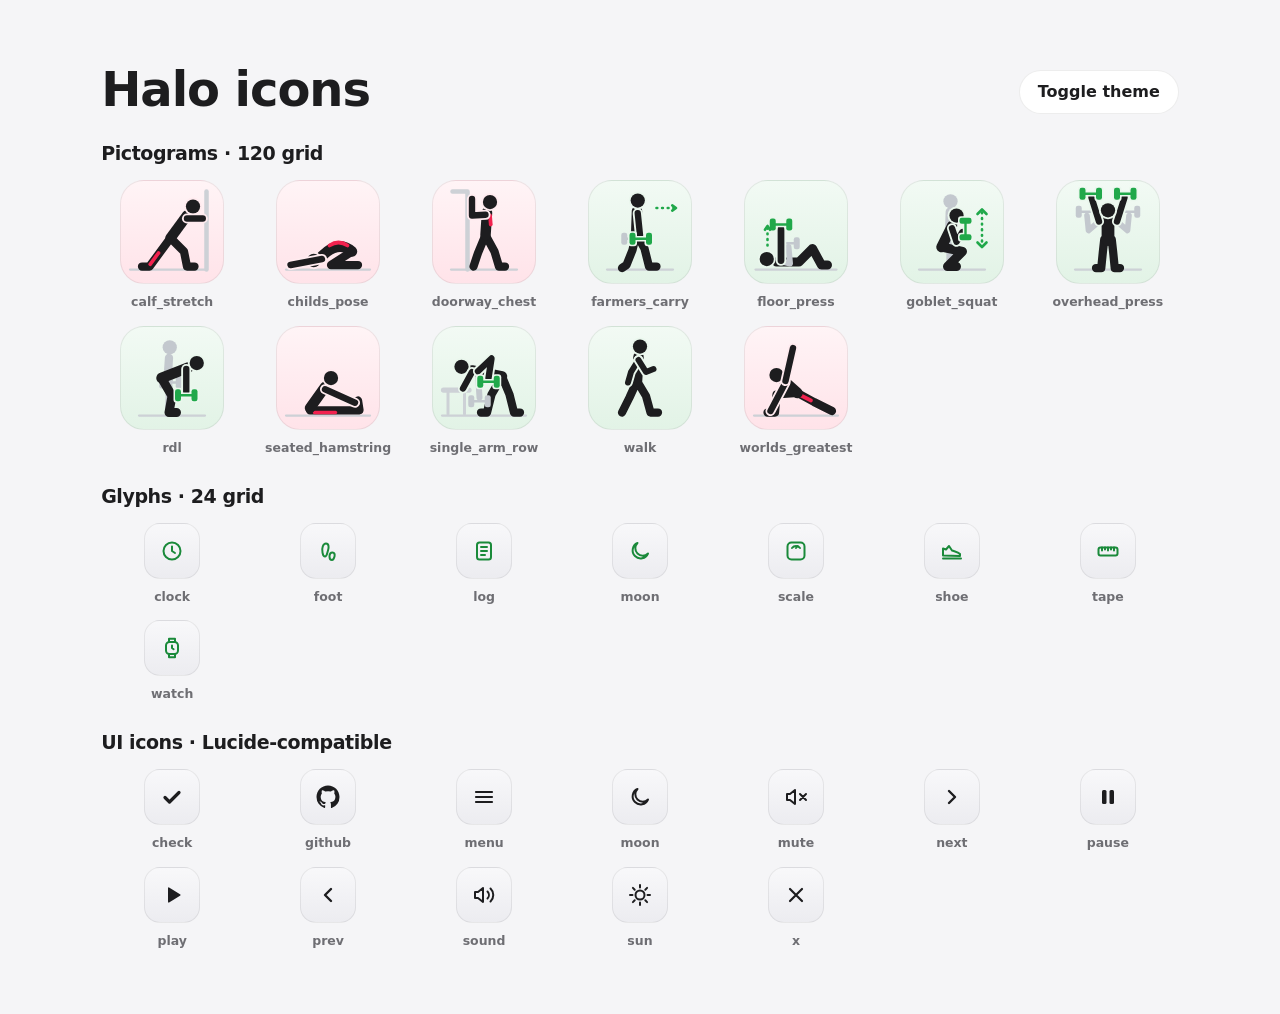
<file: icons/index.html>
<!doctype html><html lang="en"><head><meta charset="utf-8"><meta name="viewport" content="width=device-width,initial-scale=1">
<title>Halo icons</title><link rel="stylesheet" href="../tokens/tokens.css"><link rel="stylesheet" href="../css/halo.css">
<style>.set{display:grid;grid-template-columns:repeat(auto-fill,minmax(130px,1fr));gap:14px}figure{margin:0;display:grid;justify-items:center;gap:8px}figcaption{font-size:12.5px;color:var(--ink3);font-weight:600}
.ui .box,.gl .box{width:56px;height:56px;border-radius:16px;display:grid;place-items:center;background:linear-gradient(var(--tA),var(--tB));border:1px solid var(--rim)}.ui svg,.gl svg{width:24px;height:24px}.gl svg{color:var(--greenT)}
.pane{padding:28px;border-radius:22px}</style></head><body>
<div class="wrap band"><div class="head"><h2>Halo icons</h2><button class="btn" onclick="document.documentElement.dataset.theme=document.documentElement.dataset.theme==='dark'?'light':'dark'">Toggle theme</button></div>
<h3 style="margin:10px 0 14px">Pictograms · 120 grid</h3><div class="set"><figure><div class="pic red"><svg xmlns="http://www.w3.org/2000/svg" aria-hidden="true" focusable="false" viewBox="0 0 120 120"><line x1="4" y1="110" x2="106" y2="110" stroke="var(--ic-mut,#CDD1D6)" stroke-width="3" stroke-linecap="round"/><polyline points="106,6 106,110" fill="none" stroke="var(--ic-mut,#CDD1D6)" stroke-width="6" stroke-linecap="round" stroke-linejoin="round"/><polyline points="20,106 30,106 58,68 76,86 80,106 90,106" fill="none" stroke="var(--ic-fg,#1D1D1F)" stroke-width="11" stroke-linecap="round" stroke-linejoin="round"/><polyline points="31,103 42,88" fill="none" stroke="var(--ic-acc2,#F2224F)" stroke-width="5" stroke-linecap="round" stroke-linejoin="round"/><polyline points="58,68 80,38" fill="none" stroke="var(--ic-fg,#1D1D1F)" stroke-width="14" stroke-linecap="round" stroke-linejoin="round"/><circle cx="88" cy="26" r="12.0" fill="var(--ic-ko,#EAF7ED)"/><circle cx="88" cy="26" r="9.5" fill="var(--ic-fg,#1D1D1F)"/><polyline points="80,42 101,42" fill="none" stroke="var(--ic-ko,#EAF7ED)" stroke-width="13.5" stroke-linecap="round" stroke-linejoin="round"/><polyline points="80,42 101,42" fill="none" stroke="var(--ic-fg,#1D1D1F)" stroke-width="8.5" stroke-linecap="round" stroke-linejoin="round"/></svg></div><figcaption>calf_stretch</figcaption></figure><figure><div class="pic red"><svg xmlns="http://www.w3.org/2000/svg" aria-hidden="true" focusable="false" viewBox="0 0 120 120"><line x1="4" y1="110" x2="116" y2="110" stroke="var(--ic-mut,#CDD1D6)" stroke-width="3" stroke-linecap="round"/><polyline points="100,104 64,104 92,86" fill="none" stroke="var(--ic-fg,#1D1D1F)" stroke-width="11" stroke-linecap="round" stroke-linejoin="round"/><path d="M92,86 Q74,70 52,92" fill="none" stroke="var(--ic-fg,#1D1D1F)" stroke-width="14" stroke-linecap="round"/><path d="M86,78 Q74,70 62,78" fill="none" stroke="var(--ic-acc2,#F2224F)" stroke-width="5" stroke-linecap="round"/><circle cx="41" cy="98" r="11.5" fill="var(--ic-ko,#EAF7ED)"/><circle cx="41" cy="98" r="9" fill="var(--ic-fg,#1D1D1F)"/><polyline points="52,96 10,104" fill="none" stroke="var(--ic-ko,#EAF7ED)" stroke-width="13.5" stroke-linecap="round" stroke-linejoin="round"/><polyline points="52,96 10,104" fill="none" stroke="var(--ic-fg,#1D1D1F)" stroke-width="8.5" stroke-linecap="round" stroke-linejoin="round"/></svg></div><figcaption>childs_pose</figcaption></figure><figure><div class="pic red"><svg xmlns="http://www.w3.org/2000/svg" aria-hidden="true" focusable="false" viewBox="0 0 120 120"><line x1="16" y1="110" x2="104" y2="110" stroke="var(--ic-mut,#CDD1D6)" stroke-width="3" stroke-linecap="round"/><polyline points="18,6 38,6 38,110" fill="none" stroke="var(--ic-mut,#CDD1D6)" stroke-width="6" stroke-linecap="round" stroke-linejoin="round"/><polyline points="46,106 52,88 62,64 74,86 80,106 88,106" fill="none" stroke="var(--ic-fg,#1D1D1F)" stroke-width="11" stroke-linecap="round" stroke-linejoin="round"/><polyline points="62,64 64,34" fill="none" stroke="var(--ic-fg,#1D1D1F)" stroke-width="14" stroke-linecap="round" stroke-linejoin="round"/><circle cx="68" cy="20" r="12.0" fill="var(--ic-ko,#EAF7ED)"/><circle cx="68" cy="20" r="9.5" fill="var(--ic-fg,#1D1D1F)"/><polyline points="68,38 69,50" fill="none" stroke="var(--ic-acc2,#F2224F)" stroke-width="5" stroke-linecap="round" stroke-linejoin="round"/><polyline points="62,37 44,38 44,16" fill="none" stroke="var(--ic-ko,#EAF7ED)" stroke-width="13.5" stroke-linecap="round" stroke-linejoin="round"/><polyline points="62,37 44,38 44,16" fill="none" stroke="var(--ic-fg,#1D1D1F)" stroke-width="8.5" stroke-linecap="round" stroke-linejoin="round"/></svg></div><figcaption>doorway_chest</figcaption></figure><figure><div class="pic"><svg xmlns="http://www.w3.org/2000/svg" aria-hidden="true" focusable="false" viewBox="0 0 120 120"><line x1="16" y1="110" x2="104" y2="110" stroke="var(--ic-mut,#CDD1D6)" stroke-width="3" stroke-linecap="round"/><polyline points="54,35 51,64" fill="none" stroke="var(--ic-ghost,#C3C8CE)" stroke-width="7.5" stroke-linecap="round" stroke-linejoin="round"/><rect x="40" y="67.4" width="20" height="3.2" rx="1.6" fill="var(--ic-ghost,#C3C8CE)"/><rect x="35" y="61" width="8" height="16" rx="3" fill="var(--ic-ghost,#C3C8CE)"/><rect x="57" y="61" width="8" height="16" rx="3" fill="var(--ic-ghost,#C3C8CE)"/><polyline points="36,108 42,104 50,84 55,62 66,82 72,106 82,106" fill="none" stroke="var(--ic-fg,#1D1D1F)" stroke-width="11" stroke-linecap="round" stroke-linejoin="round"/><polyline points="55,62 56,32" fill="none" stroke="var(--ic-fg,#1D1D1F)" stroke-width="14" stroke-linecap="round" stroke-linejoin="round"/><circle cx="57" cy="18" r="12.0" fill="var(--ic-ko,#EAF7ED)"/><circle cx="57" cy="18" r="9.5" fill="var(--ic-fg,#1D1D1F)"/><polyline points="57,35 60,64" fill="none" stroke="var(--ic-ko,#EAF7ED)" stroke-width="13.5" stroke-linecap="round" stroke-linejoin="round"/><polyline points="57,35 60,64" fill="none" stroke="var(--ic-fg,#1D1D1F)" stroke-width="8.5" stroke-linecap="round" stroke-linejoin="round"/><rect x="49" y="65.4" width="24" height="7.2" rx="4" fill="var(--ic-ko,#EAF7ED)"/><rect x="44" y="59" width="12" height="20" rx="4" fill="var(--ic-ko,#EAF7ED)"/><rect x="66" y="59" width="12" height="20" rx="4" fill="var(--ic-ko,#EAF7ED)"/><rect x="51" y="67.4" width="20" height="3.2" rx="1.6" fill="var(--ic-acc,#20A84A)"/><rect x="46" y="61" width="8" height="16" rx="3" fill="var(--ic-acc,#20A84A)"/><rect x="68" y="61" width="8" height="16" rx="3" fill="var(--ic-acc,#20A84A)"/><line x1="82" y1="28" x2="108" y2="28" stroke="var(--ic-acc,#20A84A)" stroke-width="3.5" stroke-linecap="round" stroke-dasharray="1 6.5"/><polyline points="103.0,31.4 108,28 103.0,24.6" fill="none" stroke="var(--ic-acc,#20A84A)" stroke-width="3.5" stroke-linecap="round" stroke-linejoin="round"/></svg></div><figcaption>farmers_carry</figcaption></figure><figure><div class="pic"><svg xmlns="http://www.w3.org/2000/svg" aria-hidden="true" focusable="false" viewBox="0 0 120 120"><line x1="6" y1="110" x2="114" y2="110" stroke="var(--ic-mut,#CDD1D6)" stroke-width="3" stroke-linecap="round"/><polyline points="102,104 94,104 82,82 64,100 34,100" fill="none" stroke="var(--ic-fg,#1D1D1F)" stroke-width="12" stroke-linecap="round" stroke-linejoin="round"/><circle cx="21" cy="96" r="12.0" fill="var(--ic-ko,#EAF7ED)"/><circle cx="21" cy="96" r="9.5" fill="var(--ic-fg,#1D1D1F)"/><polyline points="40,99 52,102 50,80" fill="none" stroke="var(--ic-ghost,#C3C8CE)" stroke-width="8" stroke-linecap="round" stroke-linejoin="round"/><rect x="40" y="73.4" width="20" height="3.2" rx="1.6" fill="var(--ic-ghost,#C3C8CE)"/><rect x="35" y="67" width="8" height="16" rx="3" fill="var(--ic-ghost,#C3C8CE)"/><rect x="57" y="67" width="8" height="16" rx="3" fill="var(--ic-ghost,#C3C8CE)"/><polyline points="40,98 40,56" fill="none" stroke="var(--ic-ko,#EAF7ED)" stroke-width="14" stroke-linecap="round" stroke-linejoin="round"/><polyline points="40,98 40,56" fill="none" stroke="var(--ic-fg,#1D1D1F)" stroke-width="9" stroke-linecap="round" stroke-linejoin="round"/><rect x="28" y="46.4" width="24" height="7.2" rx="4" fill="var(--ic-ko,#EAF7ED)"/><rect x="23" y="40" width="12" height="20" rx="4" fill="var(--ic-ko,#EAF7ED)"/><rect x="45" y="40" width="12" height="20" rx="4" fill="var(--ic-ko,#EAF7ED)"/><rect x="30" y="48.4" width="20" height="3.2" rx="1.6" fill="var(--ic-acc,#20A84A)"/><rect x="25" y="42" width="8" height="16" rx="3" fill="var(--ic-acc,#20A84A)"/><rect x="47" y="42" width="8" height="16" rx="3" fill="var(--ic-acc,#20A84A)"/><line x1="22" y1="78" x2="22" y2="52" stroke="var(--ic-acc,#20A84A)" stroke-width="3.5" stroke-linecap="round" stroke-dasharray="1 6.5"/><polyline points="25.4,57.0 22,52 18.6,57.0" fill="none" stroke="var(--ic-acc,#20A84A)" stroke-width="3.5" stroke-linecap="round" stroke-linejoin="round"/></svg></div><figcaption>floor_press</figcaption></figure><figure><div class="pic"><svg xmlns="http://www.w3.org/2000/svg" aria-hidden="true" focusable="false" viewBox="0 0 120 120"><line x1="16" y1="110" x2="104" y2="110" stroke="var(--ic-mut,#CDD1D6)" stroke-width="3" stroke-linecap="round"/><polyline points="58,106 58,84 56,62 57,33" fill="none" stroke="var(--ic-ghost,#C3C8CE)" stroke-width="11" stroke-linecap="round" stroke-linejoin="round"/><circle cx="58" cy="19" r="9.5" fill="var(--ic-ghost,#C3C8CE)"/><polyline points="66,106 54,106 74,86 46,80" fill="none" stroke="var(--ic-fg,#1D1D1F)" stroke-width="12" stroke-linecap="round" stroke-linejoin="round"/><polyline points="46,80 60,52" fill="none" stroke="var(--ic-fg,#1D1D1F)" stroke-width="14" stroke-linecap="round" stroke-linejoin="round"/><circle cx="66" cy="38" r="12.0" fill="var(--ic-ko,#EAF7ED)"/><circle cx="66" cy="38" r="9.5" fill="var(--ic-fg,#1D1D1F)"/><polyline points="60,55 66,73 74,60" fill="none" stroke="var(--ic-ko,#EAF7ED)" stroke-width="13.5" stroke-linecap="round" stroke-linejoin="round"/><polyline points="60,55 66,73 74,60" fill="none" stroke="var(--ic-fg,#1D1D1F)" stroke-width="8.5" stroke-linecap="round" stroke-linejoin="round"/><rect x="74.4" y="44" width="7.2" height="24" rx="4" fill="var(--ic-ko,#EAF7ED)"/><rect x="68" y="39" width="20" height="12" rx="4" fill="var(--ic-ko,#EAF7ED)"/><rect x="68" y="61" width="20" height="12" rx="4" fill="var(--ic-ko,#EAF7ED)"/><rect x="76.4" y="46" width="3.2" height="20" rx="1.6" fill="var(--ic-acc,#20A84A)"/><rect x="70" y="41" width="16" height="8" rx="3" fill="var(--ic-acc,#20A84A)"/><rect x="70" y="63" width="16" height="8" rx="3" fill="var(--ic-acc,#20A84A)"/><line x1="100" y1="34" x2="100" y2="76" stroke="var(--ic-acc,#20A84A)" stroke-width="3.5" stroke-linecap="round" stroke-dasharray="1 6.5"/><polyline points="94,36 100,30 106,36" fill="none" stroke="var(--ic-acc,#20A84A)" stroke-width="3.5" stroke-linecap="round" stroke-linejoin="round"/><polyline points="94,74 100,80 106,74" fill="none" stroke="var(--ic-acc,#20A84A)" stroke-width="3.5" stroke-linecap="round" stroke-linejoin="round"/></svg></div><figcaption>goblet_squat</figcaption></figure><figure><div class="pic"><svg xmlns="http://www.w3.org/2000/svg" aria-hidden="true" focusable="false" viewBox="0 0 120 120"><line x1="16" y1="110" x2="104" y2="110" stroke="var(--ic-mut,#CDD1D6)" stroke-width="3" stroke-linecap="round"/><polyline points="44,108 51,108 53,88 55,70 65,70 67,88 69,108 76,108" fill="none" stroke="var(--ic-fg,#1D1D1F)" stroke-width="11" stroke-linecap="round" stroke-linejoin="round"/><polyline points="60,70 60,46" fill="none" stroke="var(--ic-fg,#1D1D1F)" stroke-width="17" stroke-linecap="round" stroke-linejoin="round"/><polyline points="48,46 34,58 32,38" fill="none" stroke="var(--ic-ghost,#C3C8CE)" stroke-width="7.5" stroke-linecap="round" stroke-linejoin="round"/><polyline points="72,46 86,58 88,38" fill="none" stroke="var(--ic-ghost,#C3C8CE)" stroke-width="7.5" stroke-linecap="round" stroke-linejoin="round"/><rect x="22" y="31.4" width="20" height="3.2" rx="1.6" fill="var(--ic-ghost,#C3C8CE)"/><rect x="17" y="25" width="8" height="16" rx="3" fill="var(--ic-ghost,#C3C8CE)"/><rect x="39" y="25" width="8" height="16" rx="3" fill="var(--ic-ghost,#C3C8CE)"/><rect x="78" y="31.4" width="20" height="3.2" rx="1.6" fill="var(--ic-ghost,#C3C8CE)"/><rect x="73" y="25" width="8" height="16" rx="3" fill="var(--ic-ghost,#C3C8CE)"/><rect x="95" y="25" width="8" height="16" rx="3" fill="var(--ic-ghost,#C3C8CE)"/><polyline points="48,46 38,14" fill="none" stroke="var(--ic-ko,#EAF7ED)" stroke-width="13.5" stroke-linecap="round" stroke-linejoin="round"/><polyline points="48,46 38,14" fill="none" stroke="var(--ic-fg,#1D1D1F)" stroke-width="8.5" stroke-linecap="round" stroke-linejoin="round"/><polyline points="72,46 82,14" fill="none" stroke="var(--ic-ko,#EAF7ED)" stroke-width="13.5" stroke-linecap="round" stroke-linejoin="round"/><polyline points="72,46 82,14" fill="none" stroke="var(--ic-fg,#1D1D1F)" stroke-width="8.5" stroke-linecap="round" stroke-linejoin="round"/><circle cx="60" cy="31" r="12.0" fill="var(--ic-ko,#EAF7ED)"/><circle cx="60" cy="31" r="9.5" fill="var(--ic-fg,#1D1D1F)"/><rect x="25" y="5.4" width="24" height="7.2" rx="4" fill="var(--ic-ko,#EAF7ED)"/><rect x="20" y="-1" width="12" height="20" rx="4" fill="var(--ic-ko,#EAF7ED)"/><rect x="42" y="-1" width="12" height="20" rx="4" fill="var(--ic-ko,#EAF7ED)"/><rect x="27" y="7.4" width="20" height="3.2" rx="1.6" fill="var(--ic-acc,#20A84A)"/><rect x="22" y="1" width="8" height="16" rx="3" fill="var(--ic-acc,#20A84A)"/><rect x="44" y="1" width="8" height="16" rx="3" fill="var(--ic-acc,#20A84A)"/><rect x="71" y="5.4" width="24" height="7.2" rx="4" fill="var(--ic-ko,#EAF7ED)"/><rect x="66" y="-1" width="12" height="20" rx="4" fill="var(--ic-ko,#EAF7ED)"/><rect x="88" y="-1" width="12" height="20" rx="4" fill="var(--ic-ko,#EAF7ED)"/><rect x="73" y="7.4" width="20" height="3.2" rx="1.6" fill="var(--ic-acc,#20A84A)"/><rect x="68" y="1" width="8" height="16" rx="3" fill="var(--ic-acc,#20A84A)"/><rect x="90" y="1" width="8" height="16" rx="3" fill="var(--ic-acc,#20A84A)"/></svg></div><figcaption>overhead_press</figcaption></figure><figure><div class="pic"><svg xmlns="http://www.w3.org/2000/svg" aria-hidden="true" focusable="false" viewBox="0 0 120 120"><line x1="16" y1="110" x2="104" y2="110" stroke="var(--ic-mut,#CDD1D6)" stroke-width="3" stroke-linecap="round"/><polyline points="56,106 57,84 54,62 56,33" fill="none" stroke="var(--ic-ghost,#C3C8CE)" stroke-width="11" stroke-linecap="round" stroke-linejoin="round"/><circle cx="57" cy="19" r="9.5" fill="var(--ic-ghost,#C3C8CE)"/><polyline points="56,35 58,62" fill="none" stroke="var(--ic-ghost,#C3C8CE)" stroke-width="7" stroke-linecap="round" stroke-linejoin="round"/><rect x="48" y="64.4" width="20" height="3.2" rx="1.6" fill="var(--ic-ghost,#C3C8CE)"/><rect x="43" y="58" width="8" height="16" rx="3" fill="var(--ic-ghost,#C3C8CE)"/><rect x="65" y="58" width="8" height="16" rx="3" fill="var(--ic-ghost,#C3C8CE)"/><polyline points="66,106 56,106 60,84 46,60" fill="none" stroke="var(--ic-fg,#1D1D1F)" stroke-width="12" stroke-linecap="round" stroke-linejoin="round"/><polyline points="46,60 82,46" fill="none" stroke="var(--ic-fg,#1D1D1F)" stroke-width="14" stroke-linecap="round" stroke-linejoin="round"/><circle cx="93" cy="40" r="12.0" fill="var(--ic-ko,#EAF7ED)"/><circle cx="93" cy="40" r="9.5" fill="var(--ic-fg,#1D1D1F)"/><polyline points="79,48 79,78" fill="none" stroke="var(--ic-ko,#EAF7ED)" stroke-width="13.5" stroke-linecap="round" stroke-linejoin="round"/><polyline points="79,48 79,78" fill="none" stroke="var(--ic-fg,#1D1D1F)" stroke-width="8.5" stroke-linecap="round" stroke-linejoin="round"/><rect x="67" y="79.4" width="24" height="7.2" rx="4" fill="var(--ic-ko,#EAF7ED)"/><rect x="62" y="73" width="12" height="20" rx="4" fill="var(--ic-ko,#EAF7ED)"/><rect x="84" y="73" width="12" height="20" rx="4" fill="var(--ic-ko,#EAF7ED)"/><rect x="69" y="81.4" width="20" height="3.2" rx="1.6" fill="var(--ic-acc,#20A84A)"/><rect x="64" y="75" width="8" height="16" rx="3" fill="var(--ic-acc,#20A84A)"/><rect x="86" y="75" width="8" height="16" rx="3" fill="var(--ic-acc,#20A84A)"/></svg></div><figcaption>rdl</figcaption></figure><figure><div class="pic red"><svg xmlns="http://www.w3.org/2000/svg" aria-hidden="true" focusable="false" viewBox="0 0 120 120"><line x1="4" y1="110" x2="116" y2="110" stroke="var(--ic-mut,#CDD1D6)" stroke-width="3" stroke-linecap="round"/><polyline points="100,90 102,103 36,103" fill="none" stroke="var(--ic-fg,#1D1D1F)" stroke-width="11" stroke-linecap="round" stroke-linejoin="round"/><polyline points="42,106 70,106" fill="none" stroke="var(--ic-acc2,#F2224F)" stroke-width="4.5" stroke-linecap="round" stroke-linejoin="round"/><polyline points="36,100 56,72" fill="none" stroke="var(--ic-fg,#1D1D1F)" stroke-width="14" stroke-linecap="round" stroke-linejoin="round"/><circle cx="64" cy="60" r="12.0" fill="var(--ic-ko,#EAF7ED)"/><circle cx="64" cy="60" r="9.5" fill="var(--ic-fg,#1D1D1F)"/><polyline points="56,75 96,93" fill="none" stroke="var(--ic-ko,#EAF7ED)" stroke-width="13.5" stroke-linecap="round" stroke-linejoin="round"/><polyline points="56,75 96,93" fill="none" stroke="var(--ic-fg,#1D1D1F)" stroke-width="8.5" stroke-linecap="round" stroke-linejoin="round"/></svg></div><figcaption>seated_hamstring</figcaption></figure><figure><div class="pic"><svg xmlns="http://www.w3.org/2000/svg" aria-hidden="true" focusable="false" viewBox="0 0 120 120"><line x1="4" y1="110" x2="116" y2="110" stroke="var(--ic-mut,#CDD1D6)" stroke-width="3" stroke-linecap="round"/><polyline points="6,76 40,76" fill="none" stroke="var(--ic-mut,#CDD1D6)" stroke-width="7" stroke-linecap="round" stroke-linejoin="round"/><polyline points="12,76 12,108" fill="none" stroke="var(--ic-mut,#CDD1D6)" stroke-width="4" stroke-linecap="round" stroke-linejoin="round"/><polyline points="34,76 34,108" fill="none" stroke="var(--ic-mut,#CDD1D6)" stroke-width="4" stroke-linecap="round" stroke-linejoin="round"/><polyline points="56,106 64,106 70,82 84,58 94,82 100,106 108,106" fill="none" stroke="var(--ic-fg,#1D1D1F)" stroke-width="11" stroke-linecap="round" stroke-linejoin="round"/><polyline points="84,58 44,50" fill="none" stroke="var(--ic-fg,#1D1D1F)" stroke-width="14" stroke-linecap="round" stroke-linejoin="round"/><circle cx="30" cy="45" r="12.0" fill="var(--ic-ko,#EAF7ED)"/><circle cx="30" cy="45" r="9.5" fill="var(--ic-fg,#1D1D1F)"/><polyline points="44,52 32,74" fill="none" stroke="var(--ic-ko,#EAF7ED)" stroke-width="13.5" stroke-linecap="round" stroke-linejoin="round"/><polyline points="44,52 32,74" fill="none" stroke="var(--ic-fg,#1D1D1F)" stroke-width="8.5" stroke-linecap="round" stroke-linejoin="round"/><polyline points="52,53 54,86" fill="none" stroke="var(--ic-ghost,#C3C8CE)" stroke-width="8" stroke-linecap="round" stroke-linejoin="round"/><rect x="44" y="89.4" width="20" height="3.2" rx="1.6" fill="var(--ic-ghost,#C3C8CE)"/><rect x="39" y="83" width="8" height="16" rx="3" fill="var(--ic-ghost,#C3C8CE)"/><rect x="61" y="83" width="8" height="16" rx="3" fill="var(--ic-ghost,#C3C8CE)"/><polyline points="52,51 70,34 66,60" fill="none" stroke="var(--ic-ko,#EAF7ED)" stroke-width="13.5" stroke-linecap="round" stroke-linejoin="round"/><polyline points="52,51 70,34 66,60" fill="none" stroke="var(--ic-fg,#1D1D1F)" stroke-width="8.5" stroke-linecap="round" stroke-linejoin="round"/><rect x="54" y="61.4" width="24" height="7.2" rx="4" fill="var(--ic-ko,#EAF7ED)"/><rect x="49" y="55" width="12" height="20" rx="4" fill="var(--ic-ko,#EAF7ED)"/><rect x="71" y="55" width="12" height="20" rx="4" fill="var(--ic-ko,#EAF7ED)"/><rect x="56" y="63.4" width="20" height="3.2" rx="1.6" fill="var(--ic-acc,#20A84A)"/><rect x="51" y="57" width="8" height="16" rx="3" fill="var(--ic-acc,#20A84A)"/><rect x="73" y="57" width="8" height="16" rx="3" fill="var(--ic-acc,#20A84A)"/></svg></div><figcaption>single_arm_row</figcaption></figure><figure><div class="pic"><svg xmlns="http://www.w3.org/2000/svg" aria-hidden="true" focusable="false" viewBox="0 0 120 120"><polyline points="36,106 46,86 56,64 68,84 74,106 84,106" fill="none" stroke="var(--ic-fg,#1D1D1F)" stroke-width="11" stroke-linecap="round" stroke-linejoin="round"/><polyline points="56,64 58,32" fill="none" stroke="var(--ic-fg,#1D1D1F)" stroke-width="14" stroke-linecap="round" stroke-linejoin="round"/><circle cx="60" cy="18" r="12.0" fill="var(--ic-ko,#EAF7ED)"/><circle cx="60" cy="18" r="9.5" fill="var(--ic-fg,#1D1D1F)"/><polyline points="58,36 48,52 44,66" fill="none" stroke="var(--ic-ko,#EAF7ED)" stroke-width="13" stroke-linecap="round" stroke-linejoin="round"/><polyline points="58,36 48,52 44,66" fill="none" stroke="var(--ic-fg,#1D1D1F)" stroke-width="8" stroke-linecap="round" stroke-linejoin="round"/><polyline points="58,36 68,52 78,48" fill="none" stroke="var(--ic-ko,#EAF7ED)" stroke-width="13" stroke-linecap="round" stroke-linejoin="round"/><polyline points="58,36 68,52 78,48" fill="none" stroke="var(--ic-fg,#1D1D1F)" stroke-width="8" stroke-linecap="round" stroke-linejoin="round"/></svg></div><figcaption>walk</figcaption></figure><figure><div class="pic red"><svg xmlns="http://www.w3.org/2000/svg" aria-hidden="true" focusable="false" viewBox="0 0 120 120"><line x1="4" y1="110" x2="116" y2="110" stroke="var(--ic-mut,#CDD1D6)" stroke-width="3" stroke-linecap="round"/><polyline points="22,106 32,106 34,82 62,80 84,92 108,104" fill="none" stroke="var(--ic-fg,#1D1D1F)" stroke-width="11" stroke-linecap="round" stroke-linejoin="round"/><polyline points="66,83 80,90" fill="none" stroke="var(--ic-acc2,#F2224F)" stroke-width="5" stroke-linecap="round" stroke-linejoin="round"/><polyline points="62,80 44,64" fill="none" stroke="var(--ic-fg,#1D1D1F)" stroke-width="14" stroke-linecap="round" stroke-linejoin="round"/><circle cx="34" cy="56" r="12.0" fill="var(--ic-ko,#EAF7ED)"/><circle cx="34" cy="56" r="9.5" fill="var(--ic-fg,#1D1D1F)"/><polyline points="46,66 26,104" fill="none" stroke="var(--ic-ko,#EAF7ED)" stroke-width="13.5" stroke-linecap="round" stroke-linejoin="round"/><polyline points="46,66 26,104" fill="none" stroke="var(--ic-fg,#1D1D1F)" stroke-width="8.5" stroke-linecap="round" stroke-linejoin="round"/><polyline points="46,64 56,20" fill="none" stroke="var(--ic-ko,#EAF7ED)" stroke-width="13.5" stroke-linecap="round" stroke-linejoin="round"/><polyline points="46,64 56,20" fill="none" stroke="var(--ic-fg,#1D1D1F)" stroke-width="8.5" stroke-linecap="round" stroke-linejoin="round"/></svg></div><figcaption>worlds_greatest</figcaption></figure></div>
<h3 style="margin:28px 0 14px">Glyphs · 24 grid</h3><div class="set"><figure class="gl"><div class="box"><svg xmlns="http://www.w3.org/2000/svg" viewBox="0 0 24 24" fill="none" stroke="currentColor" stroke-width="2" stroke-linecap="round" stroke-linejoin="round" aria-hidden="true"><circle cx="12" cy="12" r="8.5"/><path d="M12 7.5V12l3 2"/></svg></div><figcaption>clock</figcaption></figure><figure class="gl"><div class="box"><svg xmlns="http://www.w3.org/2000/svg" viewBox="0 0 24 24" fill="none" stroke="currentColor" stroke-width="2" stroke-linecap="round" stroke-linejoin="round" aria-hidden="true"><path d="M6.5 13.5c-1-4 .5-9 3.5-9s3 4 2 7-1 6-3 6-2-2-2.5-4z"/><path d="M16 21c-2 0-2.5-2-2.5-3.5 0-2.5 1-4 3-4s2.5 2 2 4-1 3.5-2.5 3.5z"/></svg></div><figcaption>foot</figcaption></figure><figure class="gl"><div class="box"><svg xmlns="http://www.w3.org/2000/svg" viewBox="0 0 24 24" fill="none" stroke="currentColor" stroke-width="2" stroke-linecap="round" stroke-linejoin="round" aria-hidden="true"><rect x="5" y="3.5" width="14" height="17" rx="2.5"/><path d="M9 8h6M9 12h6M9 16h4"/></svg></div><figcaption>log</figcaption></figure><figure class="gl"><div class="box"><svg xmlns="http://www.w3.org/2000/svg" viewBox="0 0 24 24" fill="none" stroke="currentColor" stroke-width="2" stroke-linecap="round" stroke-linejoin="round" aria-hidden="true"><path d="M20 14.5A8 8 0 1 1 9.5 4a6.5 6.5 0 0 0 10.5 10.5z"/></svg></div><figcaption>moon</figcaption></figure><figure class="gl"><div class="box"><svg xmlns="http://www.w3.org/2000/svg" viewBox="0 0 24 24" fill="none" stroke="currentColor" stroke-width="2" stroke-linecap="round" stroke-linejoin="round" aria-hidden="true"><rect x="3.5" y="3.5" width="17" height="17" rx="4"/><path d="M8 9a5 5 0 0 1 8 0"/><path d="M12 9l1.5-2"/></svg></div><figcaption>scale</figcaption></figure><figure class="gl"><div class="box"><svg xmlns="http://www.w3.org/2000/svg" viewBox="0 0 24 24" fill="none" stroke="currentColor" stroke-width="2" stroke-linecap="round" stroke-linejoin="round" aria-hidden="true"><path d="M3 16.5V9.5l3 1 3-3.5 3 4.5c2.5 1 6 1.5 8 3.5v2z"/><path d="M3 19.5h18"/></svg></div><figcaption>shoe</figcaption></figure><figure class="gl"><div class="box"><svg xmlns="http://www.w3.org/2000/svg" viewBox="0 0 24 24" fill="none" stroke="currentColor" stroke-width="2" stroke-linecap="round" stroke-linejoin="round" aria-hidden="true"><rect x="2.5" y="8.5" width="19" height="8" rx="2"/><path d="M6 8.5v3M9 8.5v2M12 8.5v3M15 8.5v2M18 8.5v3"/></svg></div><figcaption>tape</figcaption></figure><figure class="gl"><div class="box"><svg xmlns="http://www.w3.org/2000/svg" viewBox="0 0 24 24" fill="none" stroke="currentColor" stroke-width="2" stroke-linecap="round" stroke-linejoin="round" aria-hidden="true"><rect x="6" y="6" width="12" height="12" rx="3.5"/><path d="M9 6V2.8h6V6M9 18v3.2h6V18"/><path d="M12 9.5V12l1.6 1.2"/></svg></div><figcaption>watch</figcaption></figure></div>
<h3 style="margin:28px 0 14px">UI icons · Lucide-compatible</h3><div class="set"><figure class="ui"><div class="box"><svg xmlns="http://www.w3.org/2000/svg" viewBox="0 0 24 24" fill="none" stroke="currentColor" stroke-width="3.2" stroke-linecap="round" stroke-linejoin="round" aria-hidden="true"><path d="M5 12.5l4.5 4.5L19 7.5"/></svg></div><figcaption>check</figcaption></figure><figure class="ui"><div class="box"><svg xmlns="http://www.w3.org/2000/svg" viewBox="0 0 24 24" fill="currentColor" aria-hidden="true"><path d="M12 .5C5.65.5.5 5.65.5 12a11.5 11.5 0 0 0 7.86 10.92c.58.1.79-.25.79-.56v-2c-3.2.7-3.87-1.37-3.87-1.37-.53-1.33-1.28-1.69-1.28-1.69-1.05-.72.08-.7.08-.7 1.16.08 1.77 1.19 1.77 1.19 1.03 1.77 2.7 1.26 3.36.96.1-.75.4-1.26.73-1.55-2.55-.29-5.24-1.28-5.24-5.69 0-1.26.45-2.29 1.19-3.1-.12-.29-.52-1.46.11-3.05 0 0 .97-.31 3.17 1.18a11 11 0 0 1 5.77 0c2.2-1.49 3.17-1.18 3.17-1.18.63 1.59.23 2.76.11 3.05.74.81 1.19 1.84 1.19 3.1 0 4.42-2.7 5.4-5.26 5.68.41.36.78 1.06.78 2.14v3.17c0 .31.21.67.8.56A11.5 11.5 0 0 0 23.5 12C23.5 5.65 18.35.5 12 .5z"/></svg></div><figcaption>github</figcaption></figure><figure class="ui"><div class="box"><svg xmlns="http://www.w3.org/2000/svg" viewBox="0 0 24 24" fill="none" stroke="currentColor" stroke-width="2.2" stroke-linecap="round" aria-hidden="true"><path d="M4 7h16M4 12h16M4 17h16"/></svg></div><figcaption>menu</figcaption></figure><figure class="ui"><div class="box"><svg xmlns="http://www.w3.org/2000/svg" viewBox="0 0 24 24" fill="none" stroke="currentColor" stroke-width="2" stroke-linecap="round" stroke-linejoin="round" aria-hidden="true"><path d="M20 14.5A8 8 0 1 1 9.5 4a6.5 6.5 0 0 0 10.5 10.5z"/></svg></div><figcaption>moon</figcaption></figure><figure class="ui"><div class="box"><svg xmlns="http://www.w3.org/2000/svg" viewBox="0 0 24 24" fill="none" stroke="currentColor" stroke-width="2" stroke-linecap="round" stroke-linejoin="round" aria-hidden="true"><path d="M11 5 6 9H3v6h3l5 4V5z"/><path d="M22 9l-6 6M16 9l6 6"/></svg></div><figcaption>mute</figcaption></figure><figure class="ui"><div class="box"><svg xmlns="http://www.w3.org/2000/svg" viewBox="0 0 24 24" fill="none" stroke="currentColor" stroke-width="2.4" stroke-linecap="round" stroke-linejoin="round" aria-hidden="true" data-flip-rtl><path d="M9 6l6 6-6 6"/></svg></div><figcaption>next</figcaption></figure><figure class="ui"><div class="box"><svg xmlns="http://www.w3.org/2000/svg" viewBox="0 0 24 24" width="18" height="18" fill="currentColor" aria-hidden="true"><rect x="6" y="5" width="4.5" height="14" rx="1.5"/><rect x="13.5" y="5" width="4.5" height="14" rx="1.5"/></svg></div><figcaption>pause</figcaption></figure><figure class="ui"><div class="box"><svg xmlns="http://www.w3.org/2000/svg" viewBox="0 0 24 24" width="18" height="18" fill="currentColor" aria-hidden="true"><path d="M8 5.5v13a1 1 0 0 0 1.5.86l10.5-6.5a1 1 0 0 0 0-1.72L9.5 4.64A1 1 0 0 0 8 5.5z"/></svg></div><figcaption>play</figcaption></figure><figure class="ui"><div class="box"><svg xmlns="http://www.w3.org/2000/svg" viewBox="0 0 24 24" fill="none" stroke="currentColor" stroke-width="2.4" stroke-linecap="round" stroke-linejoin="round" aria-hidden="true" data-flip-rtl><path d="M15 6l-6 6 6 6"/></svg></div><figcaption>prev</figcaption></figure><figure class="ui"><div class="box"><svg xmlns="http://www.w3.org/2000/svg" viewBox="0 0 24 24" fill="none" stroke="currentColor" stroke-width="2" stroke-linecap="round" stroke-linejoin="round" aria-hidden="true"><path d="M11 5 6 9H3v6h3l5 4V5z"/><path d="M15.5 8.5a5 5 0 0 1 0 7M18.5 5.5a9 9 0 0 1 0 13"/></svg></div><figcaption>sound</figcaption></figure><figure class="ui"><div class="box"><svg xmlns="http://www.w3.org/2000/svg" viewBox="0 0 24 24" fill="none" stroke="currentColor" stroke-width="2" stroke-linecap="round" aria-hidden="true"><circle cx="12" cy="12" r="4.5"/><path d="M12 2v2.5M12 19.5V22M2 12h2.5M19.5 12H22M4.9 4.9l1.8 1.8M17.3 17.3l1.8 1.8M4.9 19.1l1.8-1.8M17.3 6.7l1.8-1.8"/></svg></div><figcaption>sun</figcaption></figure><figure class="ui"><div class="box"><svg xmlns="http://www.w3.org/2000/svg" viewBox="0 0 24 24" fill="none" stroke="currentColor" stroke-width="2.2" stroke-linecap="round" aria-hidden="true"><path d="M6 6l12 12M18 6L6 18"/></svg></div><figcaption>x</figcaption></figure></div></div></body></html>
</file>
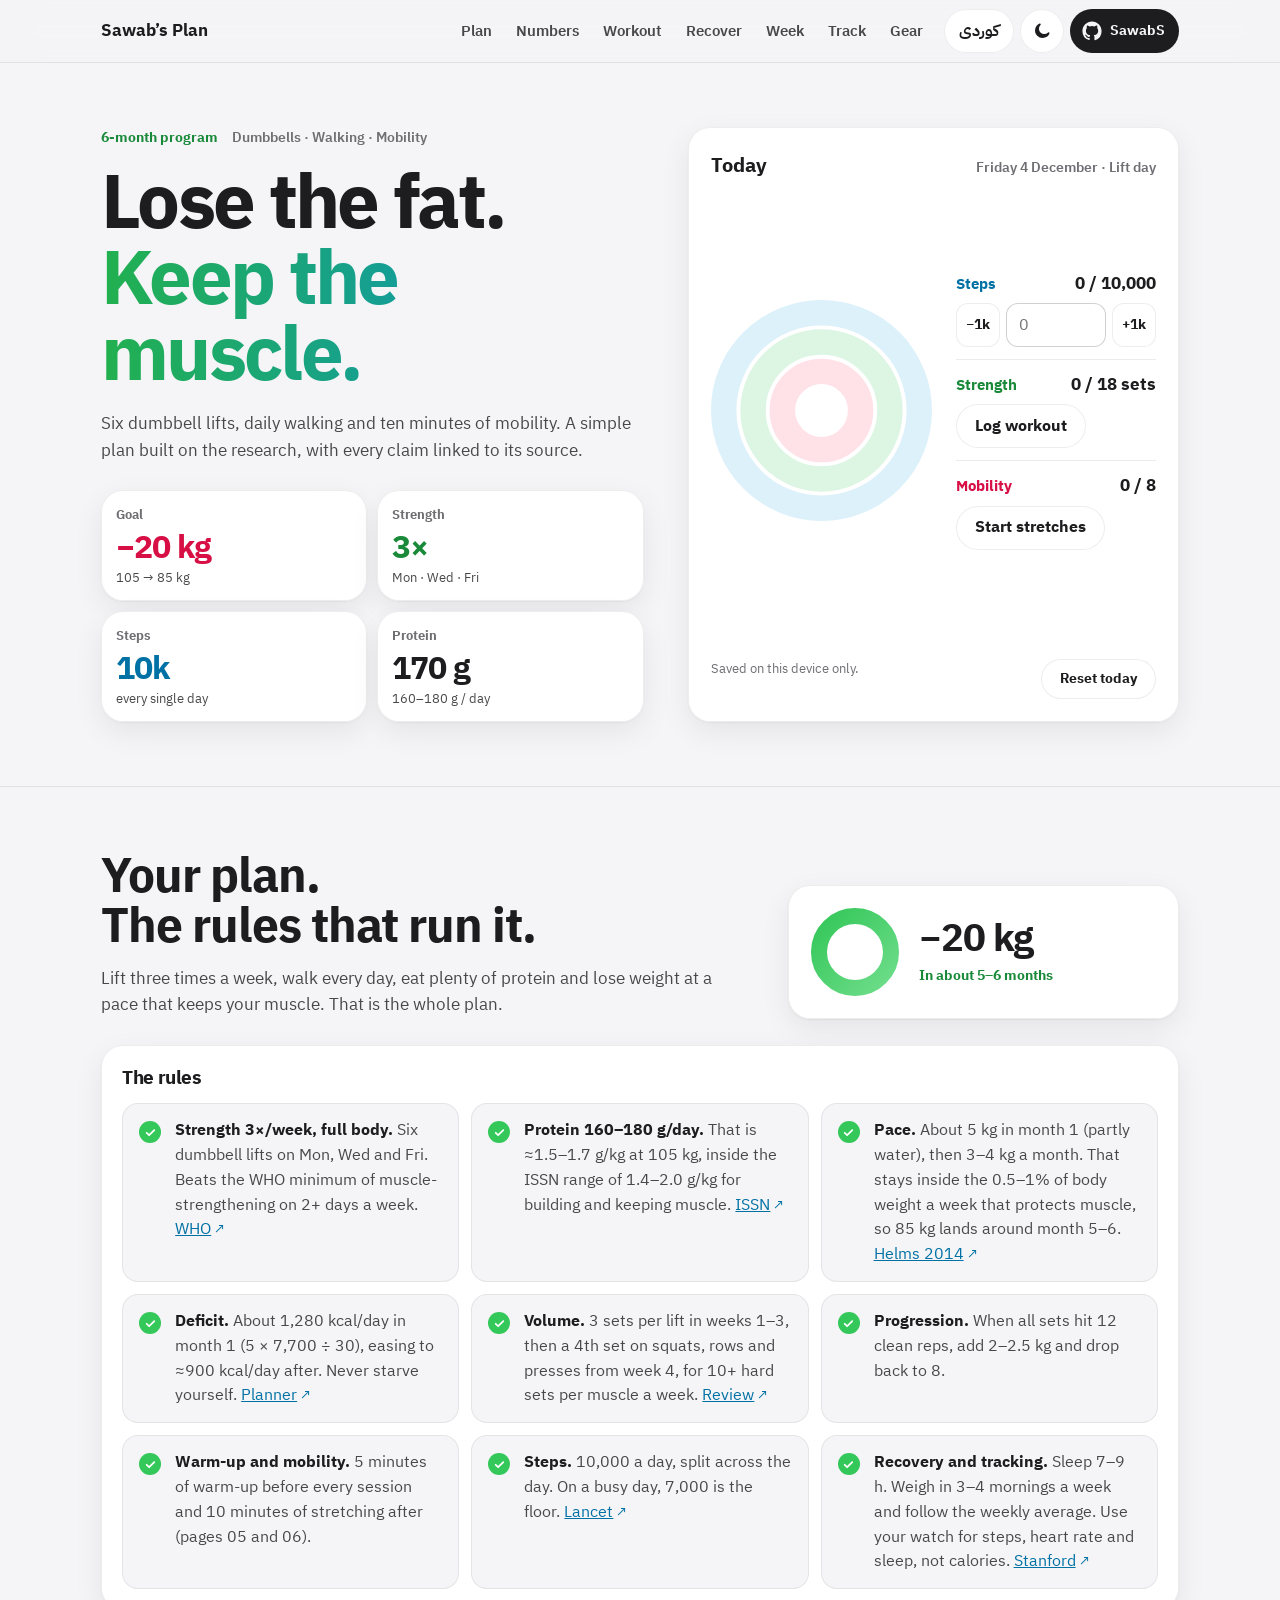
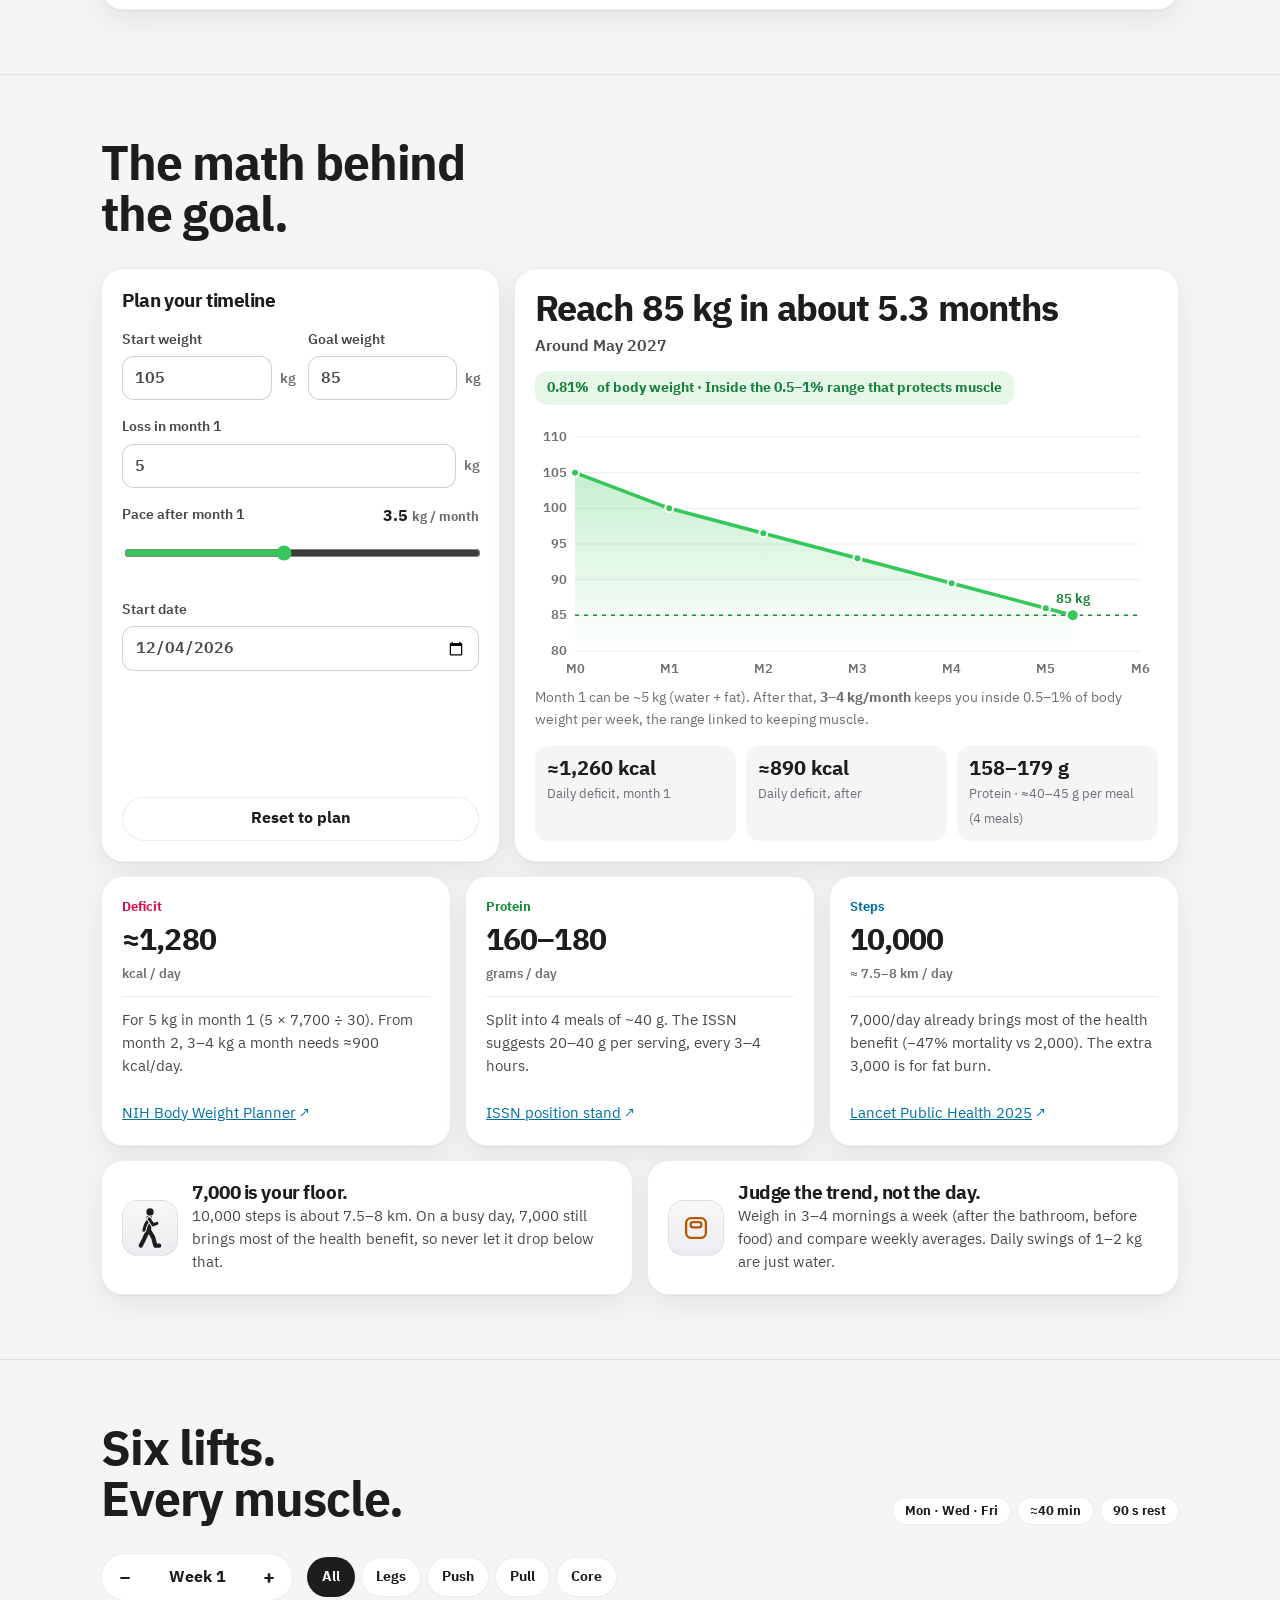
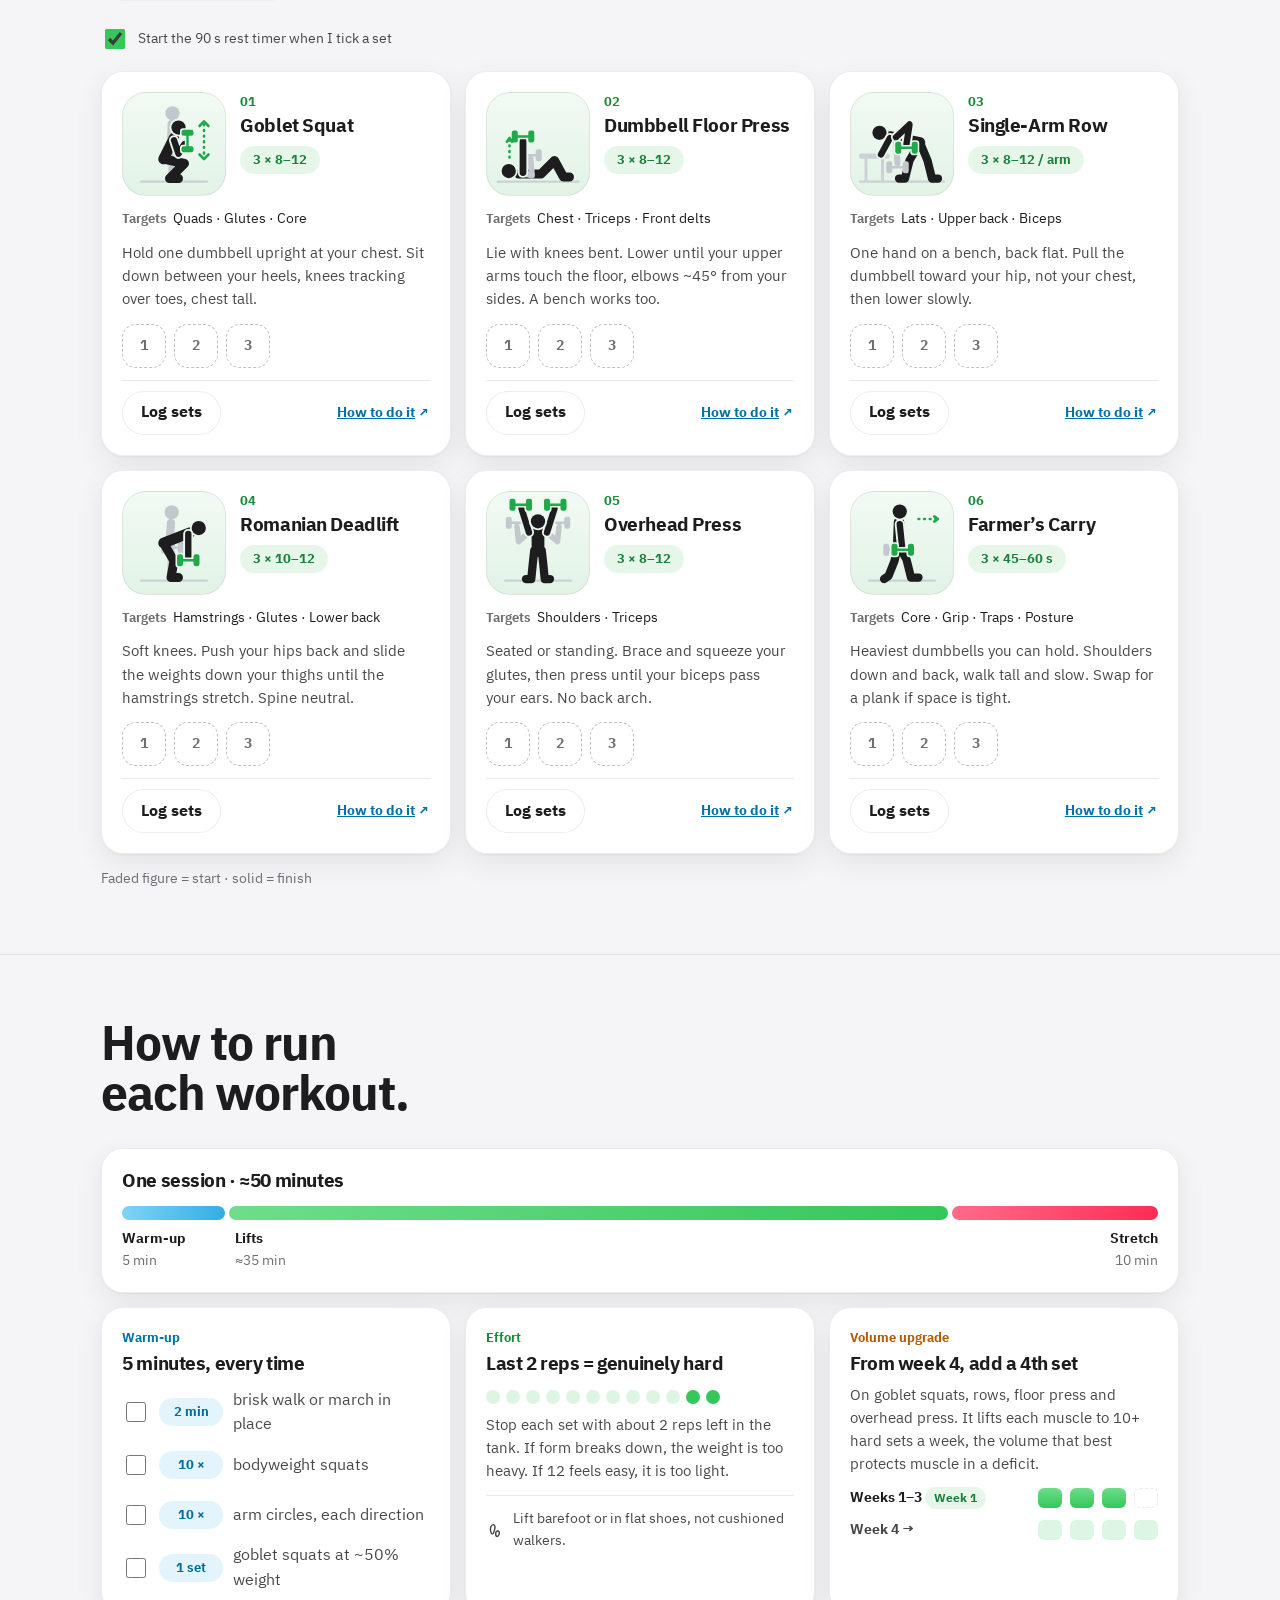
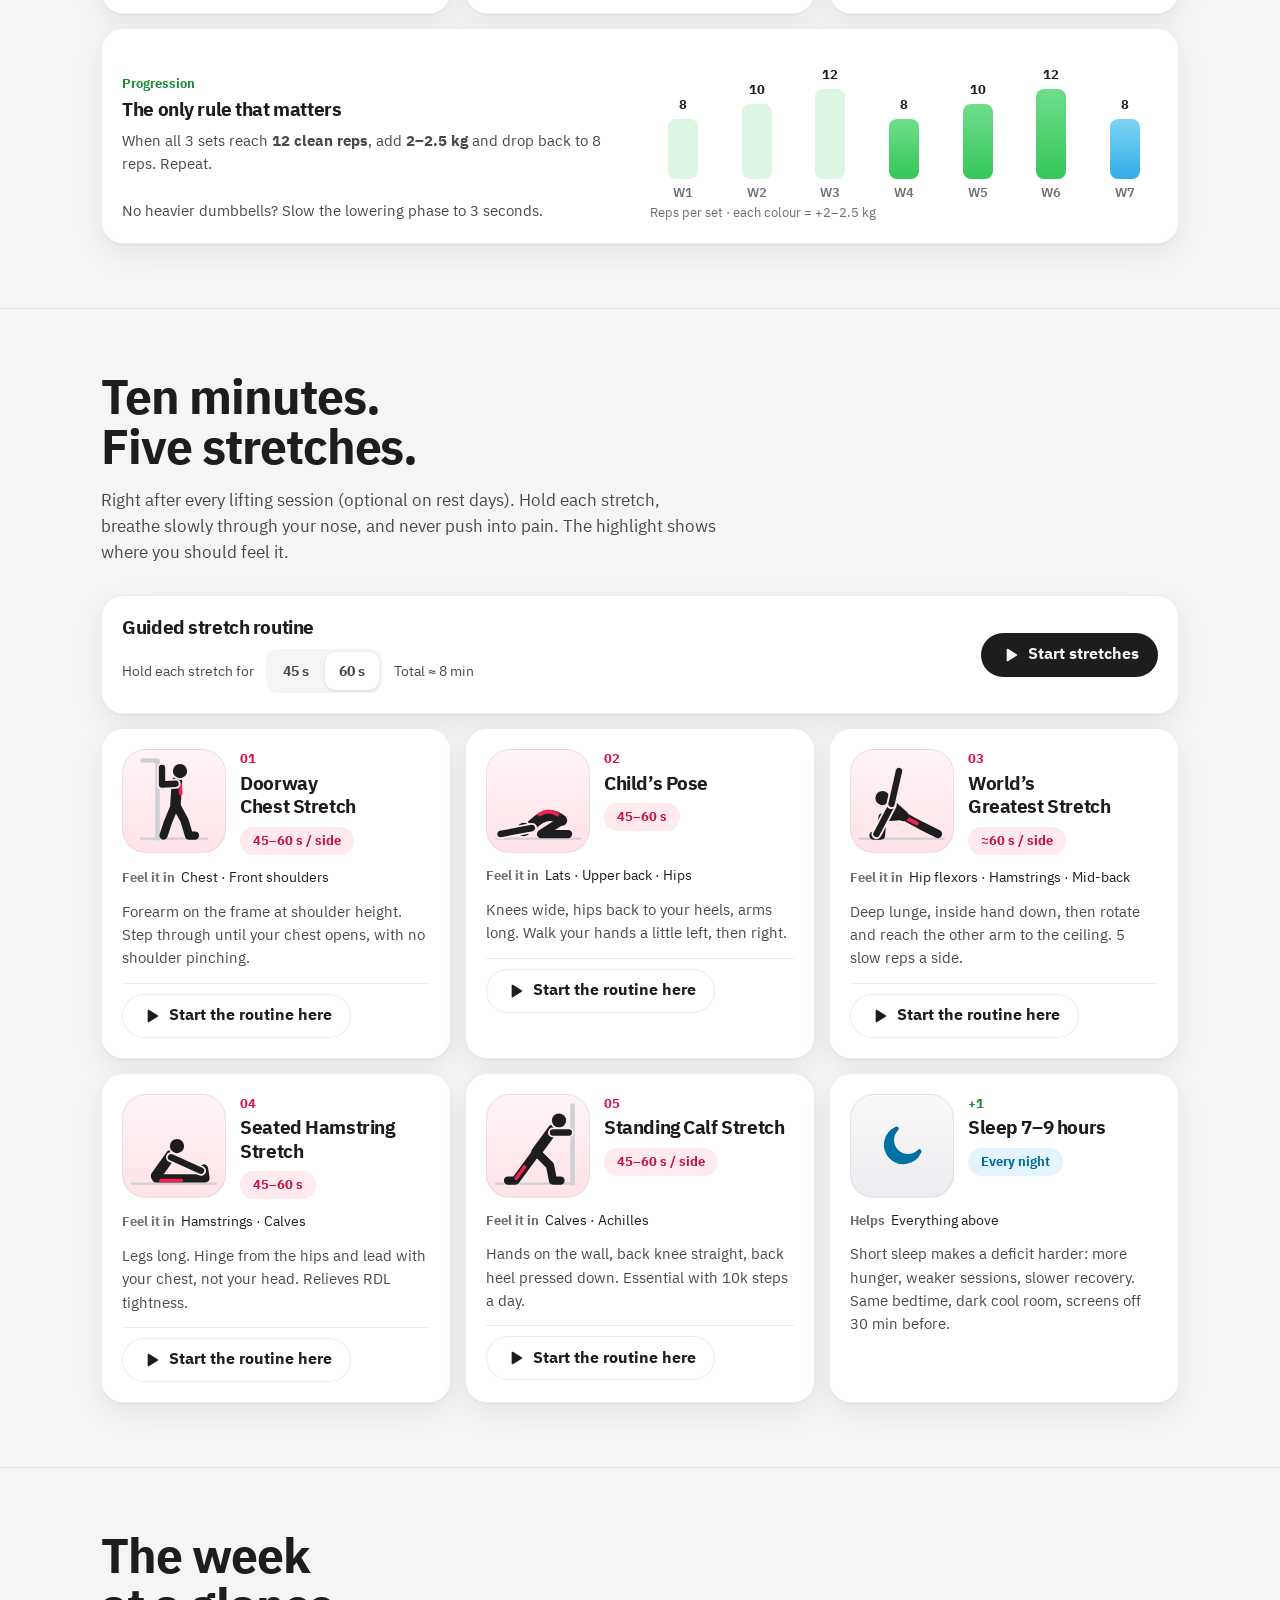
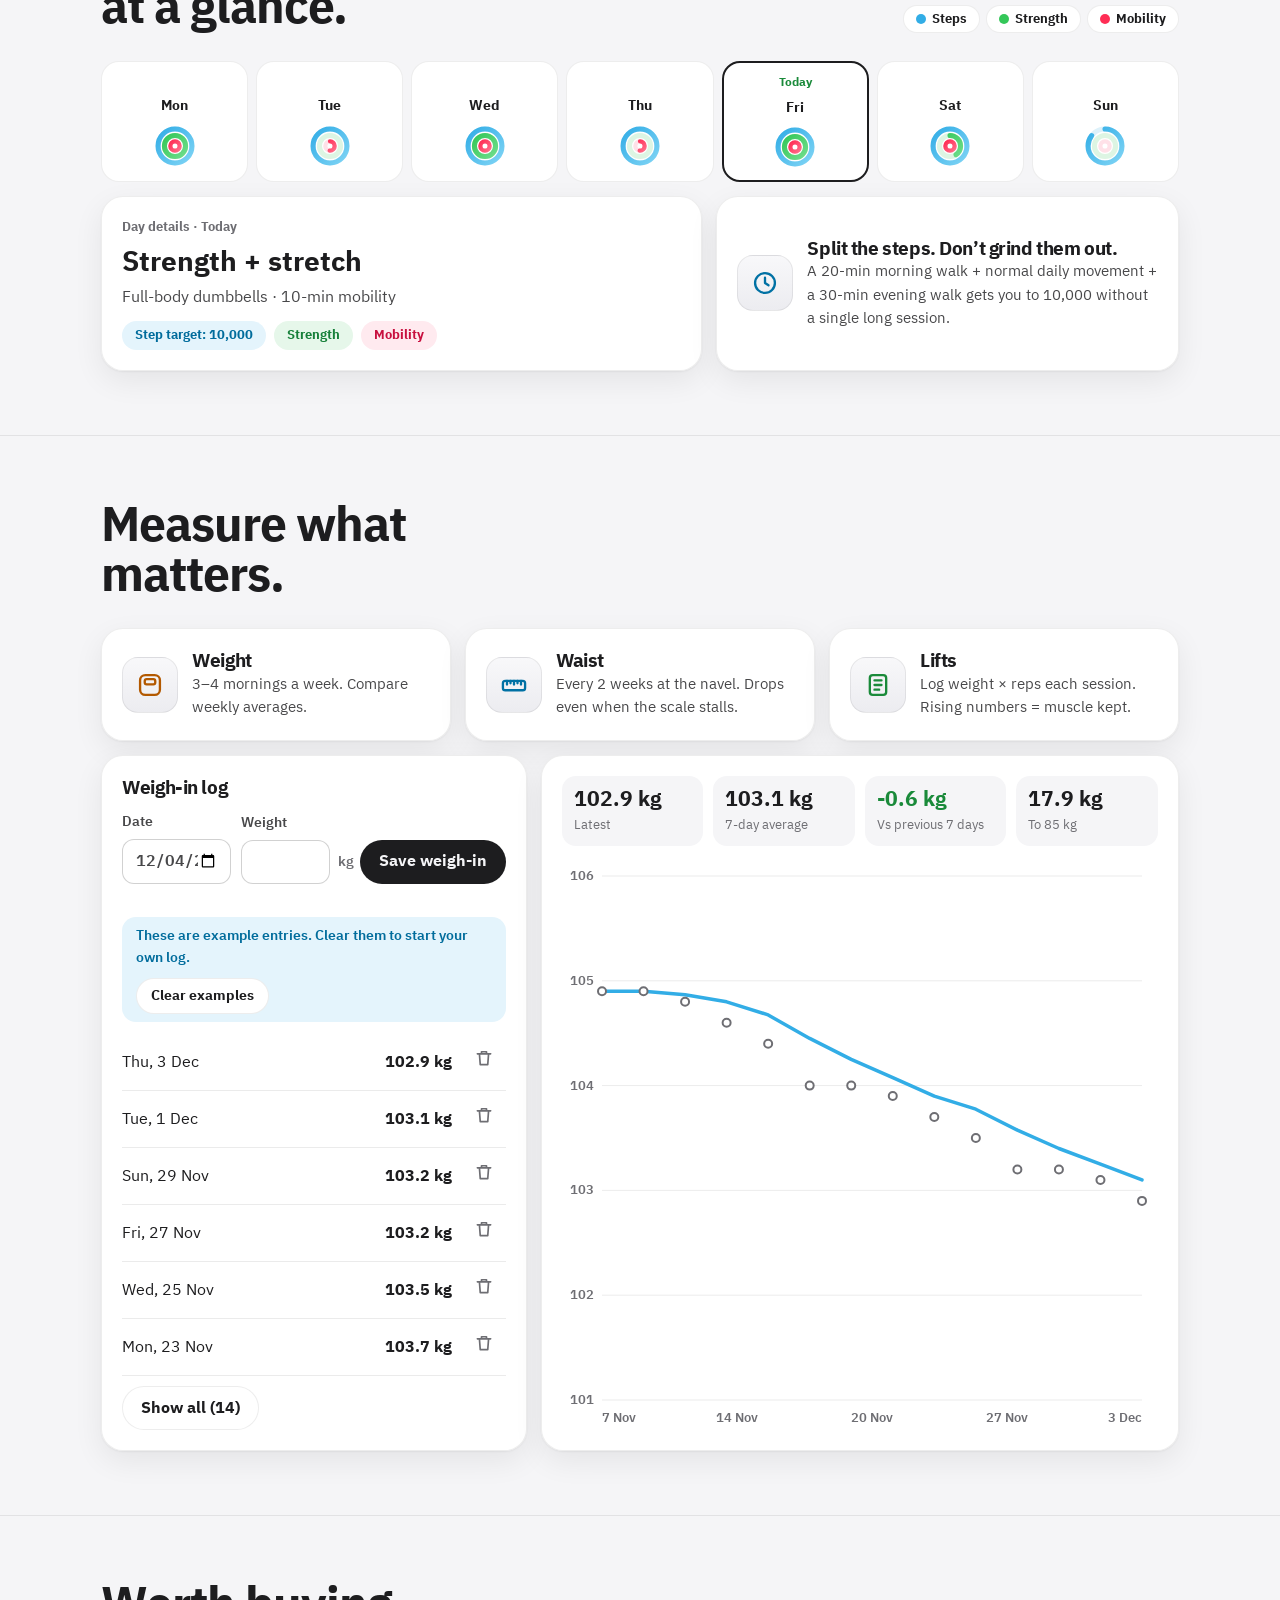
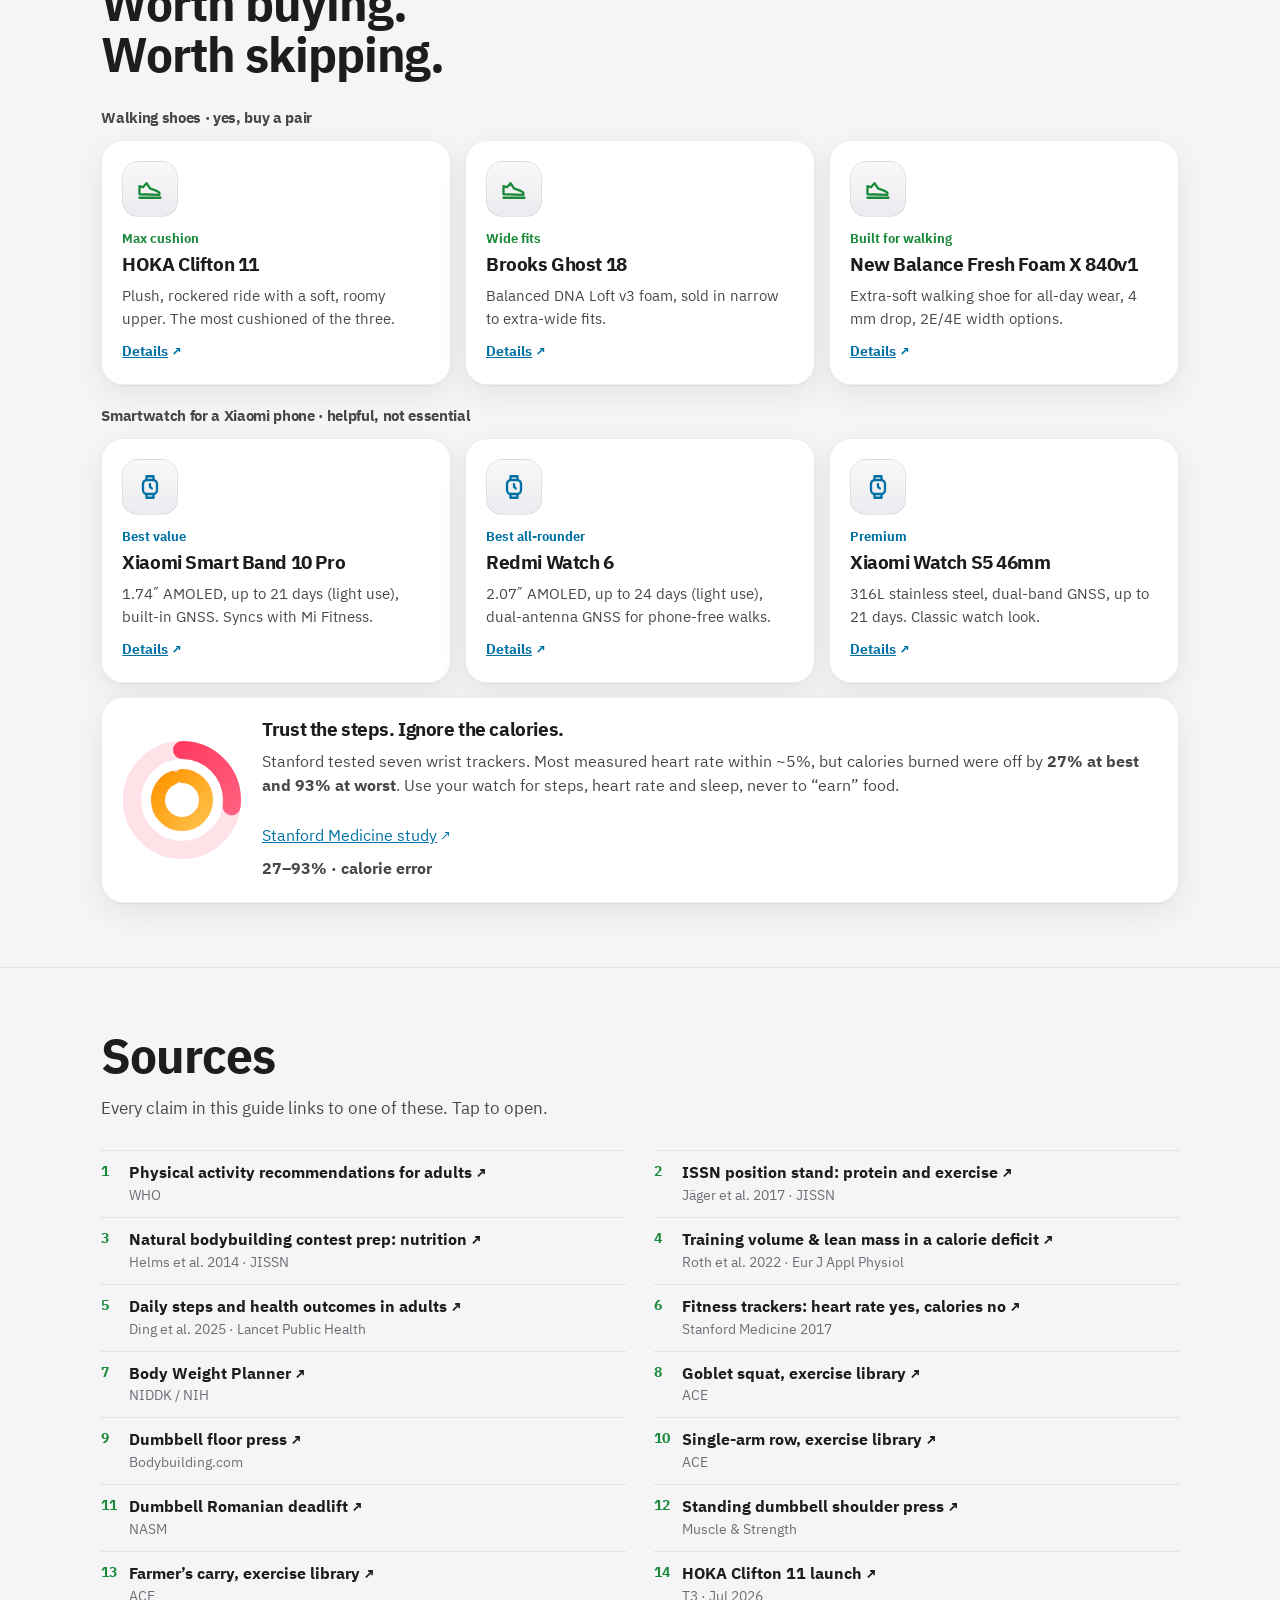
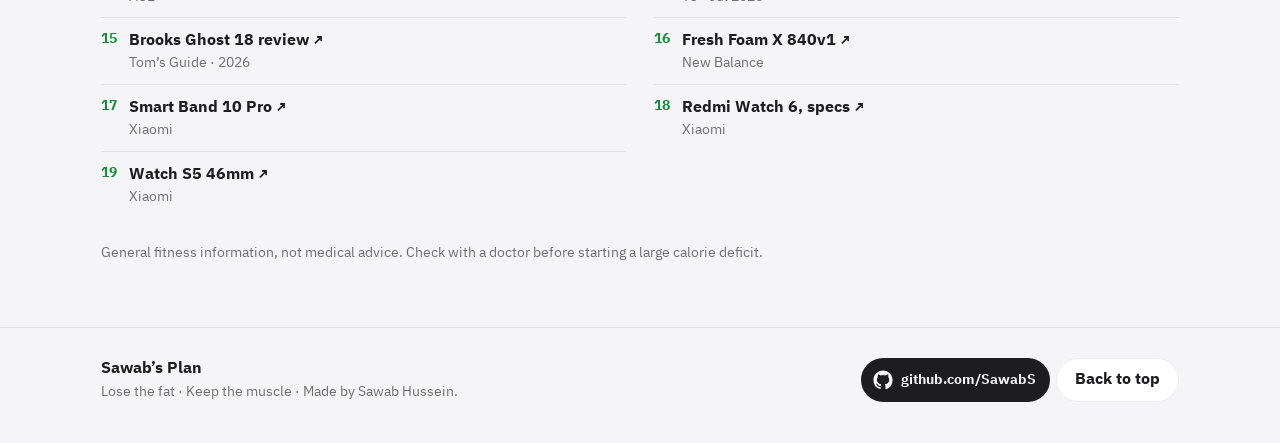
<file: examples/workout-plan/index.html>
<!DOCTYPE html>
<html lang="en" dir="ltr">
<head>
<meta charset="utf-8">
<meta name="viewport" content="width=device-width,initial-scale=1">
<title>Sawab’s Workout Plan</title>
<link rel="preconnect" href="https://fonts.googleapis.com">
<link rel="preconnect" href="https://fonts.gstatic.com" crossorigin>
<link href="https://fonts.googleapis.com/css2?family=Google+Sans:wght@400..700&family=IBM+Plex+Sans+Arabic:wght@400;500;600;700&display=swap" rel="stylesheet">
<style>
/* VOICE everyday, an Apple Fitness companion: calm, confident, short
   IDEA the activity rings: steps, strength and mobility close as you use the page
   PICTURE today's three rings, large, driven by the step counter, set log and stretch player
   COLOUR night black or Apple light grey; lime/green strength, cyan steps, pink mobility
   TYPE Google Sans (English) and IBM Plex Sans Arabic (Sorani), bold display weights, tight tracking
   LAYOUT laptop: title and stats left, today card right; phone: title, rings, stats, then sections */
:root{color-scheme:light dark;
--bg:light-dark(#F5F5F7,#000);--bg2:light-dark(#FFFFFF,#0B0B0D);--ink:light-dark(#1D1D1F,#FFFFFF);--ink2:light-dark(#48484A,#B4B4BA);--ink3:light-dark(#6E6E73,#8E8E93);
--card:light-dark(#FFFFFF,#151518);--card2:light-dark(#FFFFFF,#0E0E10);--rim:light-dark(rgba(0,0,0,.07),rgba(255,255,255,.12));--sep:light-dark(rgba(0,0,0,.08),rgba(255,255,255,.1));
--shc:light-dark(rgba(0,0,0,.05),transparent);--shc2:light-dark(rgba(0,0,0,.07),transparent);
--green:light-dark(#34C759,#A6FF00);--green2:light-dark(#6FDD8B,#D2FF5C);--greenT:light-dark(#1A8A3A,#B4FF2E);--trackG:light-dark(#DDF5E3,#26390A);
--cyan:light-dark(#32ADE6,#00D8FE);--cyan2:light-dark(#7FD4F5,#7BF3FF);--cyanT:light-dark(#0071A4,#5BDCFF);--trackC:light-dark(#DDF1FA,#06323A);
--red:light-dark(#FF2D55,#FA114F);--red2:light-dark(#FF6B88,#FF6A97);--redT:light-dark(#D70F45,#FF4D7A);--trackR:light-dark(#FFE1E8,#3A0814);
--amber:light-dark(#FF9500,#FF9F0A);--amberT:light-dark(#B35900,#FFB547);
--chipG:light-dark(#E6F7EA,#D2FF5C);--chipGt:light-dark(#17803A,#0A0A0A);--chipR:light-dark(#FFEAEF,#FF6A97);--chipRt:light-dark(#C8103F,#0A0A0A);
--chipC:light-dark(#E4F4FC,#7BF3FF);--chipCt:light-dark(#006C9C,#0A0A0A);
--tA:light-dark(#F8F8FA,#2C2C32);--tB:light-dark(#ECECF0,#17171B);--eA:light-dark(#F2FAF4,#2C2C32);--eB:light-dark(#E2F3E6,#17171B);--sA:light-dark(#FFF4F6,#2C2C32);--sB:light-dark(#FFE3E9,#17171B);
--amber2:light-dark(#FFC048,#FFD06B);--cA:light-dark(#FFFFFF,#1A1A1E);--cB:light-dark(#FFFFFF,#0F0F11);
--ic-fg:var(--ink);--ic-ghost:light-dark(#C3C8CE,#4C4C52);--ic-mut:light-dark(#CDD1D6,#3F3F45);--ic-acc:light-dark(#20A84A,#A6FF00);--ic-acc2:light-dark(#F2224F,#FA114F);--ic-ko:light-dark(#EAF7ED,#222227);
--heroA:light-dark(#22B04F,#A6FF00);--heroB:light-dark(#0A8FD0,#00D8FE);
--focus:light-dark(#0071E3,#5BDCFF);--r:22px;--max:1180px;
--font:"Google Sans","IBM Plex Sans Arabic",system-ui,-apple-system,"Segoe UI",Roboto,sans-serif}
:root[data-theme=light]{color-scheme:light}:root[data-theme=dark]{color-scheme:dark}
:root[lang=ckb]{--font:"IBM Plex Sans Arabic","Google Sans",system-ui,sans-serif}
*{box-sizing:border-box;min-width:0}
html{scroll-padding-top:76px;-webkit-text-size-adjust:100%;-webkit-tap-highlight-color:transparent}
button,a,input,select,label,.dot{touch-action:manipulation}
body{margin:0;background:var(--bg);color:var(--ink);font:16px/1.55 var(--font);overflow-x:clip;-webkit-font-smoothing:antialiased}
:root[lang=ckb] body{line-height:1.75}
@media (prefers-reduced-motion:no-preference){html{scroll-behavior:smooth}}
a{color:var(--cyanT)}
img,svg{max-width:100%}
button,input,select{font:inherit;color:inherit}
:focus-visible{outline:3px solid var(--focus);outline-offset:2px;border-radius:10px}
.skip{position:absolute;inset-inline-start:12px;top:-60px;z-index:99;background:var(--ink);color:var(--bg);padding:10px 14px;border-radius:12px;text-decoration:none}
.skip:focus{top:10px}
.wrap{max-width:var(--max);margin:0 auto;padding-inline:max(16px,4vw,env(safe-area-inset-left,0px))}
.band{padding-block:clamp(36px,5vw,72px)}
.band+.band{border-top:1px solid var(--sep)}
h1,h2,h3{margin:0;letter-spacing:-.022em;line-height:1.05;text-wrap:balance}
:root[lang=ckb] h1,:root[lang=ckb] h2,:root[lang=ckb] h3{letter-spacing:0;line-height:1.3}
h2{font-size:clamp(32px,4.4vw,48px);font-weight:700}
h3{font-size:19px;font-weight:700;line-height:1.25}
p{margin:0}
.lede{color:var(--ink2);font-size:17px;max-width:62ch;margin-top:14px}
.mut{color:var(--ink3)}
.head{display:flex;flex-wrap:wrap;align-items:flex-end;justify-content:space-between;gap:16px 24px;margin-bottom:28px}
.card{background:linear-gradient(180deg,var(--cA),var(--cB));border:1px solid var(--rim);border-radius:var(--r);box-shadow:0 1px 2px var(--shc),0 10px 30px var(--shc2);padding:20px}
.grid{display:grid;gap:14px}
.g2,.g2k{grid-template-columns:repeat(2,minmax(0,1fr))}.g3{grid-template-columns:repeat(3,minmax(0,1fr))}
@media(max-width:900px){.g3{grid-template-columns:repeat(2,minmax(0,1fr))}}
@media(max-width:620px){.g3,.g2{grid-template-columns:minmax(0,1fr)}}
.lab{font-size:13px;font-weight:700;color:var(--ink3)}
.chip{display:inline-flex;align-items:center;gap:6px;min-height:28px;padding:3px 12px;border-radius:999px;font-size:13px;font-weight:700;white-space:nowrap;background:var(--card);border:1px solid var(--rim)}
.chip.g{background:var(--chipG);color:var(--chipGt);border-color:transparent}.chip.r{background:var(--chipR);color:var(--chipRt);border-color:transparent}.chip.c{background:var(--chipC);color:var(--chipCt);border-color:transparent}
.btn{display:inline-flex;align-items:center;justify-content:center;gap:8px;min-height:44px;padding:8px 18px;border-radius:999px;border:1px solid var(--rim);background:var(--card);font-weight:650;cursor:pointer;text-decoration:none;color:var(--ink);transition:transform .12s,background .2s}
.btn:hover{background:color-mix(in srgb,var(--card) 88%,var(--ink))}
.btn:active{transform:scale(.97)}
.btn.pri{background:var(--ink);color:var(--bg);border-color:transparent}
.btn.pri:hover{background:color-mix(in srgb,var(--ink) 85%,var(--bg))}
.btn.ic{width:44px;padding:0}
.btn svg{width:20px;height:20px;flex:none}
.btn[disabled]{opacity:.4;cursor:not-allowed}
.ext::after{content:"↗";display:inline-block;margin-inline-start:3px;font-size:.9em}
:root[dir=rtl] .ext::after{content:"↖"}
.tone-red{color:var(--redT)}.tone-green{color:var(--greenT)}.tone-cyan{color:var(--cyanT)}.tone-ink{color:var(--ink)}.tone-amber{color:var(--amberT)}
input[type=number],input[type=date],input[type=text]{font-size:16px;min-height:44px;padding:8px 12px;border-radius:12px;border:1px solid light-dark(rgba(0,0,0,.18),rgba(255,255,255,.22));background:var(--bg2);width:100%}
input[type=range]{width:100%;accent-color:var(--green);min-height:44px}
label.f{display:grid;gap:6px;font-size:14px;font-weight:600;color:var(--ink2)}
.unit{display:flex;align-items:center;gap:8px}.unit span{font-size:14px;color:var(--ink3);white-space:nowrap}
/* nav */
.nav{position:sticky;top:0;z-index:40;background:light-dark(rgba(245,245,247,.82),rgba(0,0,0,.72));backdrop-filter:saturate(1.6) blur(18px);-webkit-backdrop-filter:saturate(1.6) blur(18px);border-bottom:1px solid var(--sep)}
.nav .wrap{display:flex;align-items:center;gap:10px;min-height:62px}
.brand{display:flex;align-items:center;gap:10px;font-weight:700;font-size:17px;text-decoration:none;color:var(--ink);white-space:nowrap;margin-inline-end:auto}
.brand svg{width:30px;height:30px}
.links{display:none;gap:2px}
.links a{padding:8px 11px;border-radius:999px;text-decoration:none;color:var(--ink2);font-size:14.5px;font-weight:600;white-space:nowrap}
.links a:hover{color:var(--ink);background:var(--sep)}
.links a[aria-current=true]{color:var(--ink);background:var(--sep)}
.acts{display:flex;gap:6px;align-items:center}
.gh{display:inline-flex;align-items:center;gap:8px;min-height:44px;padding:0 14px 0 12px;border-radius:999px;background:var(--ink);color:var(--bg);font-weight:700;font-size:14px;text-decoration:none}
.gh svg{width:20px;height:20px}
.gh span{display:none}
.lang{font-weight:700;padding:0 14px}
#menuBtn{display:inline-flex}
.menu{display:none;border-top:1px solid var(--sep)}
.menu.open{display:block}
.menu .wrap{display:grid;grid-template-columns:repeat(2,minmax(0,1fr));gap:6px;padding-block:12px}
.menu a{display:flex;align-items:center;min-height:48px;padding:0 14px;border-radius:14px;text-decoration:none;color:var(--ink);font-weight:650;background:var(--card);border:1px solid var(--rim)}
@media(min-width:640px){.gh span{display:inline}}
/* ---------- motion & light: pointer-tracked rim shine, lift, scroll reveals ---------- */
:root{--shine:light-dark(rgba(0,113,227,.55),rgba(255,255,255,.95));--shineT:light-dark(rgba(52,199,89,.35),rgba(0,216,254,.45));--glow:light-dark(rgba(0,113,227,.06),rgba(255,255,255,.07));--ease:cubic-bezier(.2,.8,.2,1)}
.card{position:relative;isolation:isolate;transition:transform .6s var(--ease),box-shadow .6s var(--ease),border-color .4s}
.card::before,.card::after{content:"";position:absolute;pointer-events:none;border-radius:inherit;opacity:0;transition:opacity .45s var(--ease)}
.card::before{inset:-1px;padding:1.5px;z-index:2;
 background:radial-gradient(300px circle at var(--mx,50%) var(--my,0%),var(--shine),var(--shineT) 35%,transparent 70%);
 -webkit-mask:linear-gradient(#000 0 0) content-box,linear-gradient(#000 0 0);-webkit-mask-composite:xor;mask:linear-gradient(#000 0 0) content-box exclude,linear-gradient(#000 0 0)}
.card::after{inset:0;z-index:-1;background:radial-gradient(520px circle at var(--mx,50%) var(--my,0%),var(--glow),transparent 55%)}
.card.lit::before,.card.lit::after{opacity:1}
@media (hover:hover) and (pointer:fine) and (prefers-reduced-motion:no-preference){
 .card.lit{box-shadow:0 2px 4px var(--shc),0 22px 50px light-dark(rgba(0,0,0,.10),rgba(0,0,0,.6))}
 .card.tilt.lit{transform:perspective(1100px) rotateX(var(--rx,0deg)) rotateY(var(--ry,0deg)) translateY(-3px)}
}
.btn,.chip,.dot,.step{transition:transform .25s var(--ease),background .25s,box-shadow .25s}
@media (hover:hover) and (pointer:fine){.btn:hover{transform:translateY(-1px)}.btn:active{transform:scale(.96)}}
/* scroll reveals (only added by script, so nothing hides without JS) */
@media (prefers-reduced-motion:no-preference){
 .rv{opacity:0;transform:translateY(22px) scale(.985);filter:blur(6px);transition:opacity .9s var(--ease),transform .9s var(--ease),filter .9s var(--ease);transition-delay:var(--d,0ms)}
 .rv.in{opacity:1;transform:none;filter:none}
 .rv.now{transition:none}
 .card.rv.in{transition:opacity .9s var(--ease) var(--d,0ms),transform .6s var(--ease),filter .9s var(--ease) var(--d,0ms),box-shadow .6s var(--ease),border-color .4s}
}
@media print{.rv{opacity:1!important;transform:none!important;filter:none!important}}
/* nav: hairline + progress once the page moves */
.nav{transition:box-shadow .4s,background .4s}
.nav.scrolled{box-shadow:0 1px 0 var(--sep),0 8px 24px light-dark(rgba(0,0,0,.06),rgba(0,0,0,.5))}
.prog{position:absolute;inset-inline:0;bottom:-1px;height:2px;transform-origin:var(--po,left);transform:scaleX(var(--p,0));background:linear-gradient(90deg,var(--heroA),var(--heroB));opacity:.9;pointer-events:none}
:root[dir=rtl] .prog{--po:right;background:linear-gradient(270deg,var(--heroA),var(--heroB))}
.hero>div:first-child{will-change:transform,opacity}
@media (hover:none){.card.lit{transform:scale(.992);transition:transform .25s var(--ease)}.btn:active,.step:active,.chip:active{transform:scale(.95)}}
.toast{top:calc(64px + env(safe-area-inset-top,0px))}
/* compact phone nav: lighter, smaller, evenly spaced controls */
@media(max-width:639px){
 .nav .wrap{min-height:56px;gap:6px}
 .brand{font-size:16px;gap:8px}
 .brand svg{width:24px;height:24px}
 .acts{gap:2px}
 .acts .btn.ic,.acts .gh{width:40px;min-height:40px;height:40px;padding:0;justify-content:center;border:0;background:transparent;color:var(--ink2);border-radius:12px}
 .acts .btn.ic svg,.acts .gh svg{width:20px;height:20px}
 .acts .btn.ic:hover,.acts .gh:hover,.acts .btn.ic:active,.acts .gh:active{background:var(--sep);color:var(--ink)}
 .acts .btn.ic[aria-expanded=true]{background:var(--sep);color:var(--ink)}
 .acts .lang{min-height:32px;height:32px;padding:0 12px;margin-inline-end:4px;font-size:13px;border:0;background:var(--sep);color:var(--ink)}
}
@media(max-width:360px){.brand{font-size:15px}.acts .btn.ic,.acts .gh{width:38px}}
@media(max-width:340px){.brand{font-size:14px;gap:6px}.acts .lang{padding:0 9px;margin-inline-end:2px}.brand{white-space:normal;line-height:1.15;max-width:7.5em;font-size:13.5px}}
@media(min-width:1180px){.links{display:flex}#menuBtn{display:none}.menu{display:none!important}}
/* hero */
.hero{display:grid;gap:28px;align-items:center}
@media(min-width:900px){.hero{grid-template-columns:minmax(0,1.05fr) minmax(0,.95fr);gap:44px}}
.kick{display:flex;flex-wrap:wrap;gap:8px 14px;align-items:center;font-size:14px;font-weight:700}
.kick b{color:var(--greenT)}.kick span{color:var(--ink3);font-weight:600}
h1{font-size:clamp(42px,6.2vw,76px);font-weight:700;letter-spacing:-.035em;line-height:1;margin-top:16px}
:root[lang=ckb] h1{letter-spacing:0;line-height:1.3;font-size:clamp(38px,5.6vw,66px)}
h1 .grad{background:linear-gradient(90deg,var(--heroA),var(--heroB));-webkit-background-clip:text;background-clip:text;color:transparent;display:inline-block;padding-bottom:.06em}
:root[dir=rtl] h1 .grad{background:linear-gradient(270deg,var(--heroA),var(--heroB));-webkit-background-clip:text;background-clip:text}
.stats{display:grid;grid-template-columns:repeat(2,minmax(0,1fr));gap:10px;margin-top:26px}
.stat{padding:14px 14px 12px}
.stat .v{font-size:clamp(24px,3vw,32px);font-weight:700;letter-spacing:-.03em;line-height:1.15;white-space:nowrap;margin-top:4px}
.stat .s{font-size:13px;color:var(--ink2);margin-top:2px}

.today{padding:22px}
.today .top{display:flex;justify-content:space-between;align-items:baseline;gap:12px;flex-wrap:wrap}
.today .top b{font-size:20px}
.today .top span{font-size:14px;color:var(--ink3);font-weight:600}
.rings-box{display:grid;grid-template-columns:minmax(150px,230px) minmax(0,1fr);gap:22px;align-items:center;margin-top:12px}
@media(min-width:900px){.hero{align-items:stretch}.today{display:flex;flex-direction:column}.today .rings-box{flex:1;grid-template-columns:minmax(0,1.3fr) minmax(200px,1fr);gap:24px}.today #bigRings svg{max-width:300px;margin-inline:auto}.today .dnav{margin-top:auto}.today .closed{margin-top:4px}}
.rings-box svg.rings{width:100%;height:auto;display:block}
.rings circle{transition:stroke-dashoffset .9s cubic-bezier(.3,.8,.2,1)}
@media(prefers-reduced-motion:reduce){.rings circle{transition:none}}
.rrow{display:grid;gap:6px;padding:12px 0;border-bottom:1px solid var(--sep)}
.rrow:last-child{border-bottom:0}
.rrow .t{display:flex;justify-content:space-between;align-items:baseline;gap:10px}
.rrow .t b{font-size:15px}
.rrow .t span{font-weight:700;font-size:17px;white-space:nowrap}
.rrow .ctl{display:flex;gap:6px;align-items:center;flex-wrap:wrap}
.rrow .ctl:has(#stepsIn){display:grid;grid-template-columns:44px minmax(0,1fr) 44px;flex-wrap:nowrap}
.rrow .ctl input{width:100%;min-width:0}
.step{width:44px;height:44px;border-radius:12px;border:1px solid var(--rim);background:var(--bg2);font-weight:700;cursor:pointer;font-size:14px}
.closed{margin-top:12px;font-weight:700;color:var(--greenT);min-height:1.5em}
@media(max-width:520px){.rings-box{grid-template-columns:1fr}.rings-box svg.rings{max-width:220px;margin:0 auto}}
/* plan */
.plan{display:grid;gap:18px}
@media(min-width:900px){.plan{grid-template-columns:minmax(0,1.25fr) minmax(320px,.75fr);align-items:end;column-gap:36px;row-gap:26px}.plan>.rcard{grid-column:1/-1}.plan .sum{margin-top:0!important}}
@media(min-width:760px){.rules{grid-template-columns:repeat(2,minmax(0,1fr));gap:12px}.rules li{background:light-dark(#F5F5F7,#0E0E10);border:1px solid var(--rim);border-radius:16px;padding:14px 16px;transition:border-color .3s,transform .4s var(--ease)}.rules li:hover{border-color:light-dark(rgba(0,0,0,.14),rgba(255,255,255,.22))}}
@media(min-width:1000px){.rules{grid-template-columns:repeat(3,minmax(0,1fr))}}
.sum{display:flex;gap:18px;align-items:center}
.sum svg{width:92px;height:92px;flex:none}
.sum .big{font-size:clamp(30px,3vw,40px);font-weight:700;letter-spacing:-.03em;line-height:1.1}
.sum>div{min-width:0;flex:1}
.sum .when{font-weight:700;color:var(--greenT);font-size:14px;margin-top:6px}
.rules{list-style:none;margin:0;padding:0;display:grid;gap:12px}
.rules li{display:grid;grid-template-columns:24px minmax(0,1fr);gap:12px;align-items:start;color:var(--ink2)}
.rules li strong{color:var(--ink)}
.chk{width:22px;height:22px;border-radius:50%;background:var(--green);display:grid;place-items:center;margin-top:3px}
.chk svg{width:13px;height:13px;stroke:light-dark(#fff,#000)}
/* numbers */
.calc{display:grid;gap:14px}
@media(min-width:900px){.calc{grid-template-columns:minmax(0,.75fr) minmax(0,1.25fr)}}
.calc .ins{display:grid;gap:14px;align-content:start}
@media(min-width:900px){.calc .ins{display:flex;flex-direction:column;gap:16px}.calc .ins>:last-child{margin-top:auto}}
.paceRow{display:flex;justify-content:space-between;font-size:14px;font-weight:600;color:var(--ink2)}
.paceRow b{color:var(--ink);font-size:16px}
.res .big{font-size:clamp(26px,3.4vw,36px);font-weight:700;letter-spacing:-.025em;line-height:1.15}
:root[lang=ckb] .res .big{letter-spacing:0;line-height:1.4}
.res .by{color:var(--ink2);font-weight:600;margin-top:4px}
.badge{display:inline-flex;gap:8px;align-items:center;margin-top:12px;padding:6px 12px;border-radius:12px;font-size:14px;font-weight:650}
.badge.ok{background:var(--chipG);color:var(--chipGt)}.badge.warn{background:light-dark(#FFF2E0,#FFB547);color:light-dark(#A85300,#0A0A0A)}.badge.info{background:var(--chipC);color:var(--chipCt)}
.mini{display:grid;grid-template-columns:repeat(3,minmax(0,1fr));gap:10px;margin-top:16px}
.mini div{background:var(--bg);border-radius:14px;padding:10px 12px}
.mini b{display:block;font-size:clamp(16px,calc(8px + 1vw),20px);font-weight:700;line-height:1.25;text-wrap:balance}
.mini span{font-size:13px;color:var(--ink3)}
@media(max-width:520px){.mini{grid-template-columns:minmax(0,1fr)}}
.fig{position:relative;height:260px;margin-top:16px}
.fig>svg{position:absolute;inset:0;width:100%;height:100%;overflow:visible;direction:ltr}
.fig text{font-size:12.5px;fill:var(--ink3);font-weight:600;paint-order:stroke;stroke:var(--card);stroke-width:4px}
.err{color:var(--redT);font-weight:650;min-height:1.5em;font-size:14px}
.ncards .v{font-size:30px;font-weight:700;letter-spacing:-.03em;white-space:nowrap}
.ncards .u{font-size:13px;color:var(--ink3);font-weight:600}
.ncards p{color:var(--ink2);font-size:15px;margin-top:12px;padding-top:12px;border-top:1px solid var(--sep)}
.tip{display:grid;grid-template-columns:56px minmax(0,1fr);gap:14px;align-items:center}
.tile{width:56px;height:56px;border-radius:16px;background:linear-gradient(var(--tA),var(--tB));display:grid;place-items:center;border:1px solid var(--rim)}
.tile svg{width:28px;height:28px}
.gl{fill:none;stroke-width:2;stroke-linecap:round;stroke-linejoin:round}
.tip p{color:var(--ink2);font-size:15px}
/* workout */
.bar{display:flex;flex-wrap:wrap;gap:10px 14px;align-items:center;margin-bottom:16px}
.wk{display:flex;align-items:center;gap:4px;background:var(--card);border:1px solid var(--rim);border-radius:999px;padding:3px}
.wk output{min-width:96px;text-align:center;font-weight:700;white-space:nowrap}
.wk button{width:40px;height:40px;border-radius:50%;border:0;background:transparent;cursor:pointer;font-size:20px;font-weight:700;color:var(--ink)}
.wk button:hover{background:var(--sep)}
.filters{display:flex;gap:6px;flex-wrap:wrap}
.filters button{min-height:40px;padding:0 14px;border-radius:999px;border:1px solid var(--rim);background:var(--card);cursor:pointer;font-weight:650;font-size:14px}
.filters button[aria-pressed=true]{background:var(--ink);color:var(--bg);border-color:transparent}
.prog{flex:1 1 220px;display:grid;gap:6px}
.prog .t{display:flex;justify-content:space-between;font-size:14px;font-weight:650;color:var(--ink2)}
.track{height:10px;border-radius:99px;background:var(--trackG);overflow:hidden}
.track i{display:block;height:100%;width:0;border-radius:99px;background:linear-gradient(90deg,var(--green2),var(--green));transition:width .4s}
:root[dir=rtl] .track i{background:linear-gradient(270deg,var(--green2),var(--green))}
.toggle{display:flex;gap:10px;align-items:center;font-size:14px;color:var(--ink2);cursor:pointer;min-height:44px}
.toggle input{width:20px;height:20px;accent-color:var(--green)}
.exg{display:grid;gap:14px;grid-template-columns:repeat(3,minmax(0,1fr))}
@media(max-width:1000px){.exg{grid-template-columns:repeat(2,minmax(0,1fr))}}
@media(max-width:620px){.exg{grid-template-columns:minmax(0,1fr)}}
.ex{display:grid;gap:12px;align-content:start}
.exg .ex{grid-template-rows:auto auto 1fr auto auto}
.ex[hidden]{display:none}
.ex .top{display:grid;grid-template-columns:104px minmax(0,1fr);gap:14px;align-items:start}
.pic{width:104px;height:104px;border-radius:24px;background:linear-gradient(var(--eA),var(--eB));border:1px solid var(--rim);padding:6px;--ic-ko:light-dark(#EAF7ED,#222227)}
.pic svg{width:100%;height:100%;display:block}
.pic.st{background:linear-gradient(var(--sA),var(--sB));--ic-ko:light-dark(#FFEBEF,#222227);--ic-acc:var(--ic-acc2)}
.ex .n{font-size:13px;font-weight:700;color:var(--greenT)}
.ex h3{margin:2px 0 8px}
.ex .tg{font-size:14px;color:var(--ink)}
.ex .tg b{color:var(--ink3);font-size:12.5px;margin-inline-end:6px}
.ex .cue{color:var(--ink2);font-size:15px}
.dots{display:flex;gap:8px;flex-wrap:wrap;align-items:center}
.dot{width:44px;height:44px;border-radius:14px;border:1.5px dashed light-dark(rgba(0,0,0,.25),rgba(255,255,255,.3));background:transparent;cursor:pointer;font-weight:700;font-size:14px;color:var(--ink3);display:grid;place-items:center;transition:background .2s,transform .1s}
.dot[aria-pressed=true]{background:var(--green);border:1.5px solid transparent;color:light-dark(#fff,#000)}
.dot:active{transform:scale(.92)}
.ex .foot{display:flex;justify-content:space-between;align-items:center;gap:10px;flex-wrap:wrap;padding-top:10px;border-top:1px solid var(--sep)}
.ex .foot a{font-weight:650;font-size:14px}
.legend{font-size:14px;color:var(--ink3);margin-top:14px}
/* session */
.tl{display:flex;gap:4px;margin-top:14px}
.tl div{height:14px;border-radius:7px}
.tl-l{display:grid;grid-template-columns:minmax(max-content,5fr) minmax(0,35fr) minmax(max-content,10fr);gap:12px;margin-top:8px;font-size:14px}
.tl-l div:last-child{text-align:end}
.tl-l div b{display:block}
.tl-l div span{color:var(--ink3)}
.wlist{list-style:none;margin:12px 0 0;padding:0;display:grid;gap:6px}
.wlist label{display:grid;grid-template-columns:auto 64px minmax(0,1fr);gap:10px;align-items:center;min-height:44px;cursor:pointer;color:var(--ink2)}
.wlist input{width:20px;height:20px;accent-color:var(--cyan)}
.wlist .chip{justify-content:center}
.wlist input:checked~span:last-child{text-decoration:line-through;color:var(--ink3)}
.reps{display:flex;gap:6px;margin:14px 0 10px;flex-wrap:wrap}
.reps i{width:14px;height:14px;border-radius:50%;background:var(--trackG)}
.reps i.h{background:var(--green)}
.bars{display:grid;grid-template-columns:repeat(7,minmax(0,1fr));gap:8px;align-items:end;height:130px;margin-top:16px}
.bars div{display:grid;align-content:end;justify-items:center;gap:4px;height:100%;font-size:13px;font-weight:700}
.bars i{display:block;width:100%;max-width:30px;border-radius:8px}
.bars span{color:var(--ink3);font-weight:600}
.sets{display:grid;grid-template-columns:minmax(0,1fr) repeat(4,24px);gap:8px;align-items:center;margin-top:10px;font-size:14px;font-weight:650;color:var(--ink2)}
.sets i{height:20px;border-radius:6px;background:var(--trackG)}
.sets i.on{background:linear-gradient(var(--green2),var(--green))}
.sets .cur{color:var(--ink)}
/* recover */
.routine{display:grid;gap:16px;align-items:center;margin-bottom:14px}
@media(min-width:760px){.routine{grid-template-columns:minmax(0,1fr) auto}}
.seg{display:inline-flex;background:var(--bg);border-radius:12px;padding:3px;gap:2px}
.seg button{min-height:38px;padding:0 14px;border-radius:10px;border:0;background:transparent;cursor:pointer;font-weight:700}
.seg button[aria-pressed=true]{background:var(--card);box-shadow:0 1px 3px rgba(0,0,0,.12)}
.rmeta{display:flex;gap:12px;align-items:center;flex-wrap:wrap;margin-top:10px;color:var(--ink2);font-size:14px}
.stg{display:grid;gap:14px;grid-template-columns:repeat(3,minmax(0,1fr))}
@media(max-width:1000px){.stg{grid-template-columns:repeat(2,minmax(0,1fr))}}
@media(max-width:620px){.stg{grid-template-columns:minmax(0,1fr)}}
.st .n{color:var(--redT)}
.st .startHere{margin-top:auto}
.sleep .pic{background:linear-gradient(var(--tA),var(--tB));display:grid;place-items:center}
.sleep .pic svg{width:52px;height:52px}
/* week */
.days{display:grid;grid-template-columns:repeat(7,minmax(0,1fr));gap:8px}
.days button{display:grid;justify-items:center;gap:6px;padding:12px 4px;border-radius:18px;border:1px solid var(--rim);background:var(--card);cursor:pointer;min-height:44px}
.days button b{font-size:14px;white-space:nowrap}
.days button svg{width:min(44px,100%);height:auto}
.days button[aria-selected=true]{outline:2px solid var(--ink);outline-offset:-2px}
.days button .tdy{font-size:11.5px;font-weight:700;color:var(--greenT);min-height:1.2em}
:root[lang=ckb] .days button b{font-size:12px}
.daydet{display:grid;gap:14px;margin-top:14px}
@media(min-width:760px){.daydet{grid-template-columns:minmax(0,1.3fr) minmax(0,1fr)}}
.daydet .big{font-size:28px;font-weight:700}
.daydet .comps{display:flex;gap:8px;flex-wrap:wrap;margin-top:12px}
/* track */
.trk{display:grid;gap:14px}
@media(min-width:900px){.trk{grid-template-columns:minmax(0,.8fr) minmax(0,1.2fr)}.trk>.card:last-child{display:flex;flex-direction:column}.trk>.card:last-child .fig{flex:1;min-height:280px;height:auto!important}}
.form{display:grid;grid-template-columns:minmax(0,1fr) minmax(0,1fr) auto;gap:10px;align-items:end}
@media(max-width:520px){.form{grid-template-columns:minmax(0,1fr) minmax(0,1fr)}.form .btn{grid-column:1/-1}}
.kpis{display:grid;grid-template-columns:repeat(4,minmax(0,1fr));gap:10px}
@media(max-width:620px){.kpis{grid-template-columns:repeat(2,minmax(0,1fr))}}
.kpis div{background:var(--bg);border-radius:14px;padding:10px 12px}
.kpis b{display:block;font-size:clamp(16px,calc(8px + 1vw),22px);font-weight:700;line-height:1.25;text-wrap:balance}
.kpis span{font-size:13px;color:var(--ink3)}
.exnote{display:flex;justify-content:space-between;gap:10px;align-items:center;flex-wrap:wrap;background:var(--chipC);color:var(--chipCt);border-radius:14px;padding:8px 8px 8px 14px;font-size:14px;font-weight:600;margin-top:12px}
.exnote .btn{min-height:36px;padding:4px 14px;font-size:14px}
.log{list-style:none;margin:12px 0 0;padding:0}
.log li{display:grid;grid-template-columns:minmax(0,1fr) auto 44px;gap:10px;align-items:center;padding:6px 0;border-bottom:1px solid var(--sep)}
.log li b{white-space:nowrap}
.log .del{width:44px;height:44px;border-radius:12px;border:0;background:transparent;cursor:pointer;color:var(--ink3)}
.log .del:hover{background:var(--sep);color:var(--redT)}
.empty{color:var(--ink3);padding:16px 0}
/* gear */
.gear h3.gh3{font-size:15px;font-weight:700;margin:6px 0 12px;color:var(--ink2)}
.gc .tag{font-size:13px;font-weight:700}
.gc h3{margin:4px 0 8px}
.gc p{color:var(--ink2);font-size:15px}
.gc a{display:inline-block;margin-top:10px;font-weight:650;font-size:14px}
.cav{display:grid;grid-template-columns:120px minmax(0,1fr);gap:20px;align-items:center;margin-top:14px}
.cav p{color:var(--ink2)}
@media(max-width:520px){.cav{grid-template-columns:minmax(0,1fr)}.cav svg{max-width:120px}}
/* sources */
.src{list-style:none;padding:0;margin:0;display:grid;grid-template-columns:repeat(2,minmax(0,1fr));gap:0 28px;counter-reset:s}
@media(max-width:700px){.src{grid-template-columns:minmax(0,1fr)}}
.src li{counter-increment:s;display:grid;grid-template-columns:28px minmax(0,1fr);padding:10px 0;border-top:1px solid var(--sep)}
.src li::before{content:counter(s);font-weight:700;color:var(--greenT);font-size:14px}
.src a{font-weight:650;color:var(--ink);text-decoration:none}
.src a:hover{text-decoration:underline}
.src span{display:block;font-size:13.5px;color:var(--ink3)}
.disc{margin-top:24px;color:var(--ink3);font-size:14px}
footer{border-top:1px solid var(--sep);padding-block:28px 40px}
footer .wrap{display:flex;flex-wrap:wrap;gap:12px 20px;align-items:center;justify-content:space-between}
footer p{color:var(--ink3);font-size:14px}
/* dialogs, pill, toast */
dialog{border:0;padding:0;background:transparent;color:var(--ink);max-width:min(560px,calc(100vw - 24px));width:100%;max-height:calc(100dvh - 24px)}
dialog::backdrop{background:rgba(0,0,0,.55);backdrop-filter:blur(4px)}
.dlg{background:var(--card2);border:1px solid var(--rim);border-radius:28px;padding:20px;max-height:calc(100dvh - 24px);overflow:auto}
:root[data-theme=dark] .dlg{background:#141416}
dialog:has(.pill:not([hidden])) .dlg{padding-bottom:88px}
.dlg .hd{display:flex;justify-content:space-between;align-items:center;gap:12px;margin-bottom:12px}
.dlg .hd h3{font-size:22px}
.dlg .pic{width:132px;height:132px;flex:none}
.dlg .row{display:flex;gap:16px;align-items:center}
.setrow{display:grid;grid-template-columns:auto minmax(0,1fr) 44px;gap:10px;align-items:center;padding:8px 0;border-bottom:1px solid var(--sep)}
.setrow b{white-space:nowrap}
.dnav{display:flex;justify-content:space-between;gap:10px;margin-top:16px;flex-wrap:wrap}
.player{display:grid;justify-items:center;gap:10px;text-align:center}
.player .pic{width:150px;height:150px}
.timer{position:relative;width:180px;height:180px}
.timer svg{width:100%;height:100%;transform:rotate(-90deg)}
:root[dir=rtl] .timer svg{transform:rotate(-90deg) scaleY(-1)}
.timer output{position:absolute;inset:0;display:grid;place-items:center;font-size:44px;font-weight:700;letter-spacing:-.03em;font-variant-numeric:tabular-nums}
.side{font-weight:700;color:var(--redT);min-height:1.5em}
.pbar{display:flex;gap:4px;width:100%}
.pbar i{flex:1;height:6px;border-radius:3px;background:var(--trackR)}
.pbar i.on{background:var(--red)}
.ctrls{display:flex;gap:10px;justify-content:center;align-items:center}
.ctrls .btn.big{width:64px;height:64px;padding:0}
.ctrls .btn.big svg{width:26px;height:26px}
.pill{position:fixed;z-index:60;inset-inline:0;bottom:max(16px,env(safe-area-inset-bottom,0px));margin:0 auto;width:max-content;max-width:calc(100vw - 24px);display:flex;align-items:center;gap:8px;padding:8px;border-radius:999px;background:var(--ink);color:var(--bg);box-shadow:0 10px 30px rgba(0,0,0,.25)}
.pill[hidden]{display:none}
.pill .ring{width:40px;height:40px}
.pill output{font-weight:700;font-size:20px;font-variant-numeric:tabular-nums;min-width:56px;text-align:center}
.pill button{min-height:40px;min-width:44px;border-radius:999px;border:0;background:color-mix(in srgb,var(--bg) 16%,transparent);color:var(--bg);font-weight:700;cursor:pointer;padding:0 12px}
.pill .lbl{font-weight:700;font-size:14px;padding-inline:4px}
@media(max-width:420px){.pill .lbl{display:none}}
.toast{position:fixed;z-index:70;inset-inline:0;top:74px;margin:0 auto;width:max-content;max-width:calc(100vw - 24px);display:flex;gap:12px;align-items:center;padding:10px 12px 10px 16px;border-radius:16px;background:var(--ink);color:var(--bg);font-weight:650;font-size:15px;box-shadow:0 10px 30px rgba(0,0,0,.25)}
.toast[hidden]{display:none}
.toast button{min-height:36px;border-radius:10px;border:0;background:color-mix(in srgb,var(--bg) 18%,transparent);color:var(--bg);font-weight:700;padding:0 12px;cursor:pointer}
.sr{position:absolute;width:1px;height:1px;overflow:hidden;clip:rect(0 0 0 0);white-space:nowrap}
</style>
</head>
<body>
<a class="skip" href="#main" data-u="skip">Skip to content</a>
<header class="nav">
 <div class="wrap">
  <a class="brand" href="#today"><span class="bn" data-u="brand">Sawab’s Plan</span></a>
  <nav class="links" id="links" aria-label="Sections"></nav>
  <div class="acts">
   <button class="btn lang" id="langBtn" type="button" lang="ckb">کوردی</button>
   <button class="btn ic" id="themeBtn" type="button"></button>
   <a class="gh" id="ghLink" href="https://github.com/SawabS" target="_blank" rel="noopener"><svg viewBox="0 0 24 24" fill="currentColor" aria-hidden="true"><path d="M12 .5C5.65.5.5 5.65.5 12a11.5 11.5 0 0 0 7.86 10.92c.58.1.79-.25.79-.56v-2c-3.2.7-3.87-1.37-3.87-1.37-.53-1.33-1.28-1.69-1.28-1.69-1.05-.72.08-.7.08-.7 1.16.08 1.77 1.19 1.77 1.19 1.03 1.77 2.71 1.26 3.37.96.1-.75.4-1.26.73-1.55-2.56-.29-5.25-1.28-5.25-5.69 0-1.26.45-2.29 1.19-3.1-.12-.29-.52-1.46.11-3.05 0 0 .97-.31 3.17 1.18a11 11 0 0 1 5.77 0c2.2-1.49 3.17-1.18 3.17-1.18.63 1.59.23 2.76.11 3.05.74.81 1.19 1.84 1.19 3.1 0 4.42-2.7 5.4-5.27 5.68.41.36.78 1.06.78 2.14v3.17c0 .31.21.67.8.56A11.5 11.5 0 0 0 23.5 12C23.5 5.65 18.35.5 12 .5z"/></svg><span dir="ltr">SawabS</span></a>
   <button class="btn ic" id="menuBtn" type="button" aria-expanded="false" aria-controls="menu"></button>
  </div>
 </div>
 <div class="menu" id="menu"><div class="wrap" id="menuLinks"></div></div>
</header>
<main id="main"></main>
<footer><div class="wrap" id="foot"></div></footer>
<dialog id="exDlg"><div class="dlg" id="exBody"></div></dialog>
<dialog id="rtDlg"><div class="dlg" id="rtBody"></div></dialog>
<div class="pill" id="pill" hidden role="timer" aria-live="off"></div>
<div class="toast" id="toast" hidden role="status" aria-live="polite"></div>
<script type="application/json" id="data">{"ex":[{"id":"goblet_squat","name":"Goblet Squat","mus":"Quads · Glutes · Core","sets":"3 × 8–12","cue":"Hold one dumbbell upright at your chest. Sit down between your heels, knees tracking over toes, chest tall.","url":"https://acefitness.org/education-and-resources/lifestyle/exercise-library/362/goblet-squat","cat":"legs","plus":true,"svg":"<svg xmlns=\"http://www.w3.org/2000/svg\" aria-hidden=\"true\" focusable=\"false\" viewBox=\"0 0 120 120\"><line x1=\"16\" y1=\"110\" x2=\"104\" y2=\"110\" stroke=\"var(--ic-mut)\" stroke-width=\"3\" stroke-linecap=\"round\"/><polyline points=\"58,106 58,84 56,62 57,33\" fill=\"none\" stroke=\"var(--ic-ghost)\" stroke-width=\"11\" stroke-linecap=\"round\" stroke-linejoin=\"round\"/><circle cx=\"58\" cy=\"19\" r=\"9.5\" fill=\"var(--ic-ghost)\"/><polyline points=\"66,106 54,106 74,86 46,80\" fill=\"none\" stroke=\"var(--ic-fg)\" stroke-width=\"12\" stroke-linecap=\"round\" stroke-linejoin=\"round\"/><polyline points=\"46,80 60,52\" fill=\"none\" stroke=\"var(--ic-fg)\" stroke-width=\"14\" stroke-linecap=\"round\" stroke-linejoin=\"round\"/><circle cx=\"66\" cy=\"38\" r=\"12.0\" fill=\"var(--ic-ko)\"/><circle cx=\"66\" cy=\"38\" r=\"9.5\" fill=\"var(--ic-fg)\"/><polyline points=\"60,55 66,73 74,60\" fill=\"none\" stroke=\"var(--ic-ko)\" stroke-width=\"13.5\" stroke-linecap=\"round\" stroke-linejoin=\"round\"/><polyline points=\"60,55 66,73 74,60\" fill=\"none\" stroke=\"var(--ic-fg)\" stroke-width=\"8.5\" stroke-linecap=\"round\" stroke-linejoin=\"round\"/><rect x=\"74.4\" y=\"44\" width=\"7.2\" height=\"24\" rx=\"4\" fill=\"var(--ic-ko)\"/><rect x=\"68\" y=\"39\" width=\"20\" height=\"12\" rx=\"4\" fill=\"var(--ic-ko)\"/><rect x=\"68\" y=\"61\" width=\"20\" height=\"12\" rx=\"4\" fill=\"var(--ic-ko)\"/><rect x=\"76.4\" y=\"46\" width=\"3.2\" height=\"20\" rx=\"1.6\" fill=\"var(--ic-acc)\"/><rect x=\"70\" y=\"41\" width=\"16\" height=\"8\" rx=\"3\" fill=\"var(--ic-acc)\"/><rect x=\"70\" y=\"63\" width=\"16\" height=\"8\" rx=\"3\" fill=\"var(--ic-acc)\"/><line x1=\"100\" y1=\"34\" x2=\"100\" y2=\"76\" stroke=\"var(--ic-acc)\" stroke-width=\"3.5\" stroke-linecap=\"round\" stroke-dasharray=\"1 6.5\"/><polyline points=\"94,36 100,30 106,36\" fill=\"none\" stroke=\"var(--ic-acc)\" stroke-width=\"3.5\" stroke-linecap=\"round\" stroke-linejoin=\"round\"/><polyline points=\"94,74 100,80 106,74\" fill=\"none\" stroke=\"var(--ic-acc)\" stroke-width=\"3.5\" stroke-linecap=\"round\" stroke-linejoin=\"round\"/><\/svg>"},{"id":"floor_press","name":"Dumbbell Floor Press","mus":"Chest · Triceps · Front delts","sets":"3 × 8–12","cue":"Lie with knees bent. Lower until your upper arms touch the floor, elbows ~45° from your sides. A bench works too.","url":"https://www.bodybuilding.com/exercises/dumbbell-floor-press","cat":"push","plus":true,"svg":"<svg xmlns=\"http://www.w3.org/2000/svg\" aria-hidden=\"true\" focusable=\"false\" viewBox=\"0 0 120 120\"><line x1=\"6\" y1=\"110\" x2=\"114\" y2=\"110\" stroke=\"var(--ic-mut)\" stroke-width=\"3\" stroke-linecap=\"round\"/><polyline points=\"102,104 94,104 82,82 64,100 34,100\" fill=\"none\" stroke=\"var(--ic-fg)\" stroke-width=\"12\" stroke-linecap=\"round\" stroke-linejoin=\"round\"/><circle cx=\"21\" cy=\"96\" r=\"12.0\" fill=\"var(--ic-ko)\"/><circle cx=\"21\" cy=\"96\" r=\"9.5\" fill=\"var(--ic-fg)\"/><polyline points=\"40,99 52,102 50,80\" fill=\"none\" stroke=\"var(--ic-ghost)\" stroke-width=\"8\" stroke-linecap=\"round\" stroke-linejoin=\"round\"/><rect x=\"40\" y=\"73.4\" width=\"20\" height=\"3.2\" rx=\"1.6\" fill=\"var(--ic-ghost)\"/><rect x=\"35\" y=\"67\" width=\"8\" height=\"16\" rx=\"3\" fill=\"var(--ic-ghost)\"/><rect x=\"57\" y=\"67\" width=\"8\" height=\"16\" rx=\"3\" fill=\"var(--ic-ghost)\"/><polyline points=\"40,98 40,56\" fill=\"none\" stroke=\"var(--ic-ko)\" stroke-width=\"14\" stroke-linecap=\"round\" stroke-linejoin=\"round\"/><polyline points=\"40,98 40,56\" fill=\"none\" stroke=\"var(--ic-fg)\" stroke-width=\"9\" stroke-linecap=\"round\" stroke-linejoin=\"round\"/><rect x=\"28\" y=\"46.4\" width=\"24\" height=\"7.2\" rx=\"4\" fill=\"var(--ic-ko)\"/><rect x=\"23\" y=\"40\" width=\"12\" height=\"20\" rx=\"4\" fill=\"var(--ic-ko)\"/><rect x=\"45\" y=\"40\" width=\"12\" height=\"20\" rx=\"4\" fill=\"var(--ic-ko)\"/><rect x=\"30\" y=\"48.4\" width=\"20\" height=\"3.2\" rx=\"1.6\" fill=\"var(--ic-acc)\"/><rect x=\"25\" y=\"42\" width=\"8\" height=\"16\" rx=\"3\" fill=\"var(--ic-acc)\"/><rect x=\"47\" y=\"42\" width=\"8\" height=\"16\" rx=\"3\" fill=\"var(--ic-acc)\"/><line x1=\"22\" y1=\"78\" x2=\"22\" y2=\"52\" stroke=\"var(--ic-acc)\" stroke-width=\"3.5\" stroke-linecap=\"round\" stroke-dasharray=\"1 6.5\"/><polyline points=\"25.4,57.0 22,52 18.6,57.0\" fill=\"none\" stroke=\"var(--ic-acc)\" stroke-width=\"3.5\" stroke-linecap=\"round\" stroke-linejoin=\"round\"/><\/svg>"},{"id":"single_arm_row","name":"Single-Arm Row","mus":"Lats · Upper back · Biceps","sets":"3 × 8–12 / arm","cue":"One hand on a bench, back flat. Pull the dumbbell toward your hip, not your chest, then lower slowly.","url":"https://www.acefitness.org/exercise-library-details/3/126/","cat":"pull","plus":true,"svg":"<svg xmlns=\"http://www.w3.org/2000/svg\" aria-hidden=\"true\" focusable=\"false\" viewBox=\"0 0 120 120\"><line x1=\"4\" y1=\"110\" x2=\"116\" y2=\"110\" stroke=\"var(--ic-mut)\" stroke-width=\"3\" stroke-linecap=\"round\"/><polyline points=\"6,76 40,76\" fill=\"none\" stroke=\"var(--ic-mut)\" stroke-width=\"7\" stroke-linecap=\"round\" stroke-linejoin=\"round\"/><polyline points=\"12,76 12,108\" fill=\"none\" stroke=\"var(--ic-mut)\" stroke-width=\"4\" stroke-linecap=\"round\" stroke-linejoin=\"round\"/><polyline points=\"34,76 34,108\" fill=\"none\" stroke=\"var(--ic-mut)\" stroke-width=\"4\" stroke-linecap=\"round\" stroke-linejoin=\"round\"/><polyline points=\"56,106 64,106 70,82 84,58 94,82 100,106 108,106\" fill=\"none\" stroke=\"var(--ic-fg)\" stroke-width=\"11\" stroke-linecap=\"round\" stroke-linejoin=\"round\"/><polyline points=\"84,58 44,50\" fill=\"none\" stroke=\"var(--ic-fg)\" stroke-width=\"14\" stroke-linecap=\"round\" stroke-linejoin=\"round\"/><circle cx=\"30\" cy=\"45\" r=\"12.0\" fill=\"var(--ic-ko)\"/><circle cx=\"30\" cy=\"45\" r=\"9.5\" fill=\"var(--ic-fg)\"/><polyline points=\"44,52 32,74\" fill=\"none\" stroke=\"var(--ic-ko)\" stroke-width=\"13.5\" stroke-linecap=\"round\" stroke-linejoin=\"round\"/><polyline points=\"44,52 32,74\" fill=\"none\" stroke=\"var(--ic-fg)\" stroke-width=\"8.5\" stroke-linecap=\"round\" stroke-linejoin=\"round\"/><polyline points=\"52,53 54,86\" fill=\"none\" stroke=\"var(--ic-ghost)\" stroke-width=\"8\" stroke-linecap=\"round\" stroke-linejoin=\"round\"/><rect x=\"44\" y=\"89.4\" width=\"20\" height=\"3.2\" rx=\"1.6\" fill=\"var(--ic-ghost)\"/><rect x=\"39\" y=\"83\" width=\"8\" height=\"16\" rx=\"3\" fill=\"var(--ic-ghost)\"/><rect x=\"61\" y=\"83\" width=\"8\" height=\"16\" rx=\"3\" fill=\"var(--ic-ghost)\"/><polyline points=\"52,51 70,34 66,60\" fill=\"none\" stroke=\"var(--ic-ko)\" stroke-width=\"13.5\" stroke-linecap=\"round\" stroke-linejoin=\"round\"/><polyline points=\"52,51 70,34 66,60\" fill=\"none\" stroke=\"var(--ic-fg)\" stroke-width=\"8.5\" stroke-linecap=\"round\" stroke-linejoin=\"round\"/><rect x=\"54\" y=\"61.4\" width=\"24\" height=\"7.2\" rx=\"4\" fill=\"var(--ic-ko)\"/><rect x=\"49\" y=\"55\" width=\"12\" height=\"20\" rx=\"4\" fill=\"var(--ic-ko)\"/><rect x=\"71\" y=\"55\" width=\"12\" height=\"20\" rx=\"4\" fill=\"var(--ic-ko)\"/><rect x=\"56\" y=\"63.4\" width=\"20\" height=\"3.2\" rx=\"1.6\" fill=\"var(--ic-acc)\"/><rect x=\"51\" y=\"57\" width=\"8\" height=\"16\" rx=\"3\" fill=\"var(--ic-acc)\"/><rect x=\"73\" y=\"57\" width=\"8\" height=\"16\" rx=\"3\" fill=\"var(--ic-acc)\"/><\/svg>"},{"id":"rdl","name":"Romanian Deadlift","mus":"Hamstrings · Glutes · Lower back","sets":"3 × 10–12","cue":"Soft knees. Push your hips back and slide the weights down your thighs until the hamstrings stretch. Spine neutral.","url":"https://www.nasm.org/resource-center/exercise-library/dumbbell-romanian-deadlift","cat":"legs","plus":false,"svg":"<svg xmlns=\"http://www.w3.org/2000/svg\" aria-hidden=\"true\" focusable=\"false\" viewBox=\"0 0 120 120\"><line x1=\"16\" y1=\"110\" x2=\"104\" y2=\"110\" stroke=\"var(--ic-mut)\" stroke-width=\"3\" stroke-linecap=\"round\"/><polyline points=\"56,106 57,84 54,62 56,33\" fill=\"none\" stroke=\"var(--ic-ghost)\" stroke-width=\"11\" stroke-linecap=\"round\" stroke-linejoin=\"round\"/><circle cx=\"57\" cy=\"19\" r=\"9.5\" fill=\"var(--ic-ghost)\"/><polyline points=\"56,35 58,62\" fill=\"none\" stroke=\"var(--ic-ghost)\" stroke-width=\"7\" stroke-linecap=\"round\" stroke-linejoin=\"round\"/><rect x=\"48\" y=\"64.4\" width=\"20\" height=\"3.2\" rx=\"1.6\" fill=\"var(--ic-ghost)\"/><rect x=\"43\" y=\"58\" width=\"8\" height=\"16\" rx=\"3\" fill=\"var(--ic-ghost)\"/><rect x=\"65\" y=\"58\" width=\"8\" height=\"16\" rx=\"3\" fill=\"var(--ic-ghost)\"/><polyline points=\"66,106 56,106 60,84 46,60\" fill=\"none\" stroke=\"var(--ic-fg)\" stroke-width=\"12\" stroke-linecap=\"round\" stroke-linejoin=\"round\"/><polyline points=\"46,60 82,46\" fill=\"none\" stroke=\"var(--ic-fg)\" stroke-width=\"14\" stroke-linecap=\"round\" stroke-linejoin=\"round\"/><circle cx=\"93\" cy=\"40\" r=\"12.0\" fill=\"var(--ic-ko)\"/><circle cx=\"93\" cy=\"40\" r=\"9.5\" fill=\"var(--ic-fg)\"/><polyline points=\"79,48 79,78\" fill=\"none\" stroke=\"var(--ic-ko)\" stroke-width=\"13.5\" stroke-linecap=\"round\" stroke-linejoin=\"round\"/><polyline points=\"79,48 79,78\" fill=\"none\" stroke=\"var(--ic-fg)\" stroke-width=\"8.5\" stroke-linecap=\"round\" stroke-linejoin=\"round\"/><rect x=\"67\" y=\"79.4\" width=\"24\" height=\"7.2\" rx=\"4\" fill=\"var(--ic-ko)\"/><rect x=\"62\" y=\"73\" width=\"12\" height=\"20\" rx=\"4\" fill=\"var(--ic-ko)\"/><rect x=\"84\" y=\"73\" width=\"12\" height=\"20\" rx=\"4\" fill=\"var(--ic-ko)\"/><rect x=\"69\" y=\"81.4\" width=\"20\" height=\"3.2\" rx=\"1.6\" fill=\"var(--ic-acc)\"/><rect x=\"64\" y=\"75\" width=\"8\" height=\"16\" rx=\"3\" fill=\"var(--ic-acc)\"/><rect x=\"86\" y=\"75\" width=\"8\" height=\"16\" rx=\"3\" fill=\"var(--ic-acc)\"/><\/svg>"},{"id":"overhead_press","name":"Overhead Press","mus":"Shoulders · Triceps","sets":"3 × 8–12","cue":"Seated or standing. Brace and squeeze your glutes, then press until your biceps pass your ears. No back arch.","url":"https://www.muscleandstrength.com/exercises/standing-dumbbell-press.html","cat":"push","plus":true,"svg":"<svg xmlns=\"http://www.w3.org/2000/svg\" aria-hidden=\"true\" focusable=\"false\" viewBox=\"0 0 120 120\"><line x1=\"16\" y1=\"110\" x2=\"104\" y2=\"110\" stroke=\"var(--ic-mut)\" stroke-width=\"3\" stroke-linecap=\"round\"/><polyline points=\"44,108 51,108 53,88 55,70 65,70 67,88 69,108 76,108\" fill=\"none\" stroke=\"var(--ic-fg)\" stroke-width=\"11\" stroke-linecap=\"round\" stroke-linejoin=\"round\"/><polyline points=\"60,70 60,46\" fill=\"none\" stroke=\"var(--ic-fg)\" stroke-width=\"17\" stroke-linecap=\"round\" stroke-linejoin=\"round\"/><polyline points=\"48,46 34,58 32,38\" fill=\"none\" stroke=\"var(--ic-ghost)\" stroke-width=\"7.5\" stroke-linecap=\"round\" stroke-linejoin=\"round\"/><polyline points=\"72,46 86,58 88,38\" fill=\"none\" stroke=\"var(--ic-ghost)\" stroke-width=\"7.5\" stroke-linecap=\"round\" stroke-linejoin=\"round\"/><rect x=\"22\" y=\"31.4\" width=\"20\" height=\"3.2\" rx=\"1.6\" fill=\"var(--ic-ghost)\"/><rect x=\"17\" y=\"25\" width=\"8\" height=\"16\" rx=\"3\" fill=\"var(--ic-ghost)\"/><rect x=\"39\" y=\"25\" width=\"8\" height=\"16\" rx=\"3\" fill=\"var(--ic-ghost)\"/><rect x=\"78\" y=\"31.4\" width=\"20\" height=\"3.2\" rx=\"1.6\" fill=\"var(--ic-ghost)\"/><rect x=\"73\" y=\"25\" width=\"8\" height=\"16\" rx=\"3\" fill=\"var(--ic-ghost)\"/><rect x=\"95\" y=\"25\" width=\"8\" height=\"16\" rx=\"3\" fill=\"var(--ic-ghost)\"/><polyline points=\"48,46 38,14\" fill=\"none\" stroke=\"var(--ic-ko)\" stroke-width=\"13.5\" stroke-linecap=\"round\" stroke-linejoin=\"round\"/><polyline points=\"48,46 38,14\" fill=\"none\" stroke=\"var(--ic-fg)\" stroke-width=\"8.5\" stroke-linecap=\"round\" stroke-linejoin=\"round\"/><polyline points=\"72,46 82,14\" fill=\"none\" stroke=\"var(--ic-ko)\" stroke-width=\"13.5\" stroke-linecap=\"round\" stroke-linejoin=\"round\"/><polyline points=\"72,46 82,14\" fill=\"none\" stroke=\"var(--ic-fg)\" stroke-width=\"8.5\" stroke-linecap=\"round\" stroke-linejoin=\"round\"/><circle cx=\"60\" cy=\"31\" r=\"12.0\" fill=\"var(--ic-ko)\"/><circle cx=\"60\" cy=\"31\" r=\"9.5\" fill=\"var(--ic-fg)\"/><rect x=\"25\" y=\"5.4\" width=\"24\" height=\"7.2\" rx=\"4\" fill=\"var(--ic-ko)\"/><rect x=\"20\" y=\"-1\" width=\"12\" height=\"20\" rx=\"4\" fill=\"var(--ic-ko)\"/><rect x=\"42\" y=\"-1\" width=\"12\" height=\"20\" rx=\"4\" fill=\"var(--ic-ko)\"/><rect x=\"27\" y=\"7.4\" width=\"20\" height=\"3.2\" rx=\"1.6\" fill=\"var(--ic-acc)\"/><rect x=\"22\" y=\"1\" width=\"8\" height=\"16\" rx=\"3\" fill=\"var(--ic-acc)\"/><rect x=\"44\" y=\"1\" width=\"8\" height=\"16\" rx=\"3\" fill=\"var(--ic-acc)\"/><rect x=\"71\" y=\"5.4\" width=\"24\" height=\"7.2\" rx=\"4\" fill=\"var(--ic-ko)\"/><rect x=\"66\" y=\"-1\" width=\"12\" height=\"20\" rx=\"4\" fill=\"var(--ic-ko)\"/><rect x=\"88\" y=\"-1\" width=\"12\" height=\"20\" rx=\"4\" fill=\"var(--ic-ko)\"/><rect x=\"73\" y=\"7.4\" width=\"20\" height=\"3.2\" rx=\"1.6\" fill=\"var(--ic-acc)\"/><rect x=\"68\" y=\"1\" width=\"8\" height=\"16\" rx=\"3\" fill=\"var(--ic-acc)\"/><rect x=\"90\" y=\"1\" width=\"8\" height=\"16\" rx=\"3\" fill=\"var(--ic-acc)\"/><\/svg>"},{"id":"farmers_carry","name":"Farmer’s Carry","mus":"Core · Grip · Traps · Posture","sets":"3 × 45–60 s","cue":"Heaviest dumbbells you can hold. Shoulders down and back, walk tall and slow. Swap for a plank if space is tight.","url":"https://www.acefitness.org/education-and-resources/lifestyle/exercise-library/359/farmer-s-carry","cat":"core","plus":false,"svg":"<svg xmlns=\"http://www.w3.org/2000/svg\" aria-hidden=\"true\" focusable=\"false\" viewBox=\"0 0 120 120\"><line x1=\"16\" y1=\"110\" x2=\"104\" y2=\"110\" stroke=\"var(--ic-mut)\" stroke-width=\"3\" stroke-linecap=\"round\"/><polyline points=\"54,35 51,64\" fill=\"none\" stroke=\"var(--ic-ghost)\" stroke-width=\"7.5\" stroke-linecap=\"round\" stroke-linejoin=\"round\"/><rect x=\"40\" y=\"67.4\" width=\"20\" height=\"3.2\" rx=\"1.6\" fill=\"var(--ic-ghost)\"/><rect x=\"35\" y=\"61\" width=\"8\" height=\"16\" rx=\"3\" fill=\"var(--ic-ghost)\"/><rect x=\"57\" y=\"61\" width=\"8\" height=\"16\" rx=\"3\" fill=\"var(--ic-ghost)\"/><polyline points=\"36,108 42,104 50,84 55,62 66,82 72,106 82,106\" fill=\"none\" stroke=\"var(--ic-fg)\" stroke-width=\"11\" stroke-linecap=\"round\" stroke-linejoin=\"round\"/><polyline points=\"55,62 56,32\" fill=\"none\" stroke=\"var(--ic-fg)\" stroke-width=\"14\" stroke-linecap=\"round\" stroke-linejoin=\"round\"/><circle cx=\"57\" cy=\"18\" r=\"12.0\" fill=\"var(--ic-ko)\"/><circle cx=\"57\" cy=\"18\" r=\"9.5\" fill=\"var(--ic-fg)\"/><polyline points=\"57,35 60,64\" fill=\"none\" stroke=\"var(--ic-ko)\" stroke-width=\"13.5\" stroke-linecap=\"round\" stroke-linejoin=\"round\"/><polyline points=\"57,35 60,64\" fill=\"none\" stroke=\"var(--ic-fg)\" stroke-width=\"8.5\" stroke-linecap=\"round\" stroke-linejoin=\"round\"/><rect x=\"49\" y=\"65.4\" width=\"24\" height=\"7.2\" rx=\"4\" fill=\"var(--ic-ko)\"/><rect x=\"44\" y=\"59\" width=\"12\" height=\"20\" rx=\"4\" fill=\"var(--ic-ko)\"/><rect x=\"66\" y=\"59\" width=\"12\" height=\"20\" rx=\"4\" fill=\"var(--ic-ko)\"/><rect x=\"51\" y=\"67.4\" width=\"20\" height=\"3.2\" rx=\"1.6\" fill=\"var(--ic-acc)\"/><rect x=\"46\" y=\"61\" width=\"8\" height=\"16\" rx=\"3\" fill=\"var(--ic-acc)\"/><rect x=\"68\" y=\"61\" width=\"8\" height=\"16\" rx=\"3\" fill=\"var(--ic-acc)\"/><line x1=\"82\" y1=\"28\" x2=\"108\" y2=\"28\" stroke=\"var(--ic-acc)\" stroke-width=\"3.5\" stroke-linecap=\"round\" stroke-dasharray=\"1 6.5\"/><polyline points=\"103.0,31.4 108,28 103.0,24.6\" fill=\"none\" stroke=\"var(--ic-acc)\" stroke-width=\"3.5\" stroke-linecap=\"round\" stroke-linejoin=\"round\"/><\/svg>"}],"st":[{"id":"doorway_chest","name":"Doorway Chest Stretch","tgt":"Chest · Front shoulders","time":"45–60 s / side","tip":"Forearm on the frame at shoulder height. Step through until your chest opens, with no shoulder pinching.","sides":true,"svg":"<svg xmlns=\"http://www.w3.org/2000/svg\" aria-hidden=\"true\" focusable=\"false\" viewBox=\"0 0 120 120\"><line x1=\"16\" y1=\"110\" x2=\"104\" y2=\"110\" stroke=\"var(--ic-mut)\" stroke-width=\"3\" stroke-linecap=\"round\"/><polyline points=\"18,6 38,6 38,110\" fill=\"none\" stroke=\"var(--ic-mut)\" stroke-width=\"6\" stroke-linecap=\"round\" stroke-linejoin=\"round\"/><polyline points=\"46,106 52,88 62,64 74,86 80,106 88,106\" fill=\"none\" stroke=\"var(--ic-fg)\" stroke-width=\"11\" stroke-linecap=\"round\" stroke-linejoin=\"round\"/><polyline points=\"62,64 64,34\" fill=\"none\" stroke=\"var(--ic-fg)\" stroke-width=\"14\" stroke-linecap=\"round\" stroke-linejoin=\"round\"/><circle cx=\"68\" cy=\"20\" r=\"12.0\" fill=\"var(--ic-ko)\"/><circle cx=\"68\" cy=\"20\" r=\"9.5\" fill=\"var(--ic-fg)\"/><polyline points=\"68,38 69,50\" fill=\"none\" stroke=\"var(--ic-acc2)\" stroke-width=\"5\" stroke-linecap=\"round\" stroke-linejoin=\"round\"/><polyline points=\"62,37 44,38 44,16\" fill=\"none\" stroke=\"var(--ic-ko)\" stroke-width=\"13.5\" stroke-linecap=\"round\" stroke-linejoin=\"round\"/><polyline points=\"62,37 44,38 44,16\" fill=\"none\" stroke=\"var(--ic-fg)\" stroke-width=\"8.5\" stroke-linecap=\"round\" stroke-linejoin=\"round\"/><\/svg>"},{"id":"childs_pose","name":"Child’s Pose","tgt":"Lats · Upper back · Hips","time":"45–60 s","tip":"Knees wide, hips back to your heels, arms long. Walk your hands a little left, then right.","sides":false,"svg":"<svg xmlns=\"http://www.w3.org/2000/svg\" aria-hidden=\"true\" focusable=\"false\" viewBox=\"0 0 120 120\"><line x1=\"4\" y1=\"110\" x2=\"116\" y2=\"110\" stroke=\"var(--ic-mut)\" stroke-width=\"3\" stroke-linecap=\"round\"/><polyline points=\"100,104 64,104 92,86\" fill=\"none\" stroke=\"var(--ic-fg)\" stroke-width=\"11\" stroke-linecap=\"round\" stroke-linejoin=\"round\"/><path d=\"M92,86 Q74,70 52,92\" fill=\"none\" stroke=\"var(--ic-fg)\" stroke-width=\"14\" stroke-linecap=\"round\"/><path d=\"M86,78 Q74,70 62,78\" fill=\"none\" stroke=\"var(--ic-acc2)\" stroke-width=\"5\" stroke-linecap=\"round\"/><circle cx=\"41\" cy=\"98\" r=\"11.5\" fill=\"var(--ic-ko)\"/><circle cx=\"41\" cy=\"98\" r=\"9\" fill=\"var(--ic-fg)\"/><polyline points=\"52,96 10,104\" fill=\"none\" stroke=\"var(--ic-ko)\" stroke-width=\"13.5\" stroke-linecap=\"round\" stroke-linejoin=\"round\"/><polyline points=\"52,96 10,104\" fill=\"none\" stroke=\"var(--ic-fg)\" stroke-width=\"8.5\" stroke-linecap=\"round\" stroke-linejoin=\"round\"/><\/svg>"},{"id":"worlds_greatest","name":"World’s Greatest Stretch","tgt":"Hip flexors · Hamstrings · Mid-back","time":"≈60 s / side","tip":"Deep lunge, inside hand down, then rotate and reach the other arm to the ceiling. 5 slow reps a side.","sides":true,"svg":"<svg xmlns=\"http://www.w3.org/2000/svg\" aria-hidden=\"true\" focusable=\"false\" viewBox=\"0 0 120 120\"><line x1=\"4\" y1=\"110\" x2=\"116\" y2=\"110\" stroke=\"var(--ic-mut)\" stroke-width=\"3\" stroke-linecap=\"round\"/><polyline points=\"22,106 32,106 34,82 62,80 84,92 108,104\" fill=\"none\" stroke=\"var(--ic-fg)\" stroke-width=\"11\" stroke-linecap=\"round\" stroke-linejoin=\"round\"/><polyline points=\"66,83 80,90\" fill=\"none\" stroke=\"var(--ic-acc2)\" stroke-width=\"5\" stroke-linecap=\"round\" stroke-linejoin=\"round\"/><polyline points=\"62,80 44,64\" fill=\"none\" stroke=\"var(--ic-fg)\" stroke-width=\"14\" stroke-linecap=\"round\" stroke-linejoin=\"round\"/><circle cx=\"34\" cy=\"56\" r=\"12.0\" fill=\"var(--ic-ko)\"/><circle cx=\"34\" cy=\"56\" r=\"9.5\" fill=\"var(--ic-fg)\"/><polyline points=\"46,66 26,104\" fill=\"none\" stroke=\"var(--ic-ko)\" stroke-width=\"13.5\" stroke-linecap=\"round\" stroke-linejoin=\"round\"/><polyline points=\"46,66 26,104\" fill=\"none\" stroke=\"var(--ic-fg)\" stroke-width=\"8.5\" stroke-linecap=\"round\" stroke-linejoin=\"round\"/><polyline points=\"46,64 56,20\" fill=\"none\" stroke=\"var(--ic-ko)\" stroke-width=\"13.5\" stroke-linecap=\"round\" stroke-linejoin=\"round\"/><polyline points=\"46,64 56,20\" fill=\"none\" stroke=\"var(--ic-fg)\" stroke-width=\"8.5\" stroke-linecap=\"round\" stroke-linejoin=\"round\"/><\/svg>"},{"id":"seated_hamstring","name":"Seated Hamstring Stretch","tgt":"Hamstrings · Calves","time":"45–60 s","tip":"Legs long. Hinge from the hips and lead with your chest, not your head. Relieves RDL tightness.","sides":false,"svg":"<svg xmlns=\"http://www.w3.org/2000/svg\" aria-hidden=\"true\" focusable=\"false\" viewBox=\"0 0 120 120\"><line x1=\"4\" y1=\"110\" x2=\"116\" y2=\"110\" stroke=\"var(--ic-mut)\" stroke-width=\"3\" stroke-linecap=\"round\"/><polyline points=\"100,90 102,103 36,103\" fill=\"none\" stroke=\"var(--ic-fg)\" stroke-width=\"11\" stroke-linecap=\"round\" stroke-linejoin=\"round\"/><polyline points=\"42,106 70,106\" fill=\"none\" stroke=\"var(--ic-acc2)\" stroke-width=\"4.5\" stroke-linecap=\"round\" stroke-linejoin=\"round\"/><polyline points=\"36,100 56,72\" fill=\"none\" stroke=\"var(--ic-fg)\" stroke-width=\"14\" stroke-linecap=\"round\" stroke-linejoin=\"round\"/><circle cx=\"64\" cy=\"60\" r=\"12.0\" fill=\"var(--ic-ko)\"/><circle cx=\"64\" cy=\"60\" r=\"9.5\" fill=\"var(--ic-fg)\"/><polyline points=\"56,75 96,93\" fill=\"none\" stroke=\"var(--ic-ko)\" stroke-width=\"13.5\" stroke-linecap=\"round\" stroke-linejoin=\"round\"/><polyline points=\"56,75 96,93\" fill=\"none\" stroke=\"var(--ic-fg)\" stroke-width=\"8.5\" stroke-linecap=\"round\" stroke-linejoin=\"round\"/><\/svg>"},{"id":"calf_stretch","name":"Standing Calf Stretch","tgt":"Calves · Achilles","time":"45–60 s / side","tip":"Hands on the wall, back knee straight, back heel pressed down. Essential with 10k steps a day.","sides":true,"svg":"<svg xmlns=\"http://www.w3.org/2000/svg\" aria-hidden=\"true\" focusable=\"false\" viewBox=\"0 0 120 120\"><line x1=\"4\" y1=\"110\" x2=\"106\" y2=\"110\" stroke=\"var(--ic-mut)\" stroke-width=\"3\" stroke-linecap=\"round\"/><polyline points=\"106,6 106,110\" fill=\"none\" stroke=\"var(--ic-mut)\" stroke-width=\"6\" stroke-linecap=\"round\" stroke-linejoin=\"round\"/><polyline points=\"20,106 30,106 58,68 76,86 80,106 90,106\" fill=\"none\" stroke=\"var(--ic-fg)\" stroke-width=\"11\" stroke-linecap=\"round\" stroke-linejoin=\"round\"/><polyline points=\"31,103 42,88\" fill=\"none\" stroke=\"var(--ic-acc2)\" stroke-width=\"5\" stroke-linecap=\"round\" stroke-linejoin=\"round\"/><polyline points=\"58,68 80,38\" fill=\"none\" stroke=\"var(--ic-fg)\" stroke-width=\"14\" stroke-linecap=\"round\" stroke-linejoin=\"round\"/><circle cx=\"88\" cy=\"26\" r=\"12.0\" fill=\"var(--ic-ko)\"/><circle cx=\"88\" cy=\"26\" r=\"9.5\" fill=\"var(--ic-fg)\"/><polyline points=\"80,42 101,42\" fill=\"none\" stroke=\"var(--ic-ko)\" stroke-width=\"13.5\" stroke-linecap=\"round\" stroke-linejoin=\"round\"/><polyline points=\"80,42 101,42\" fill=\"none\" stroke=\"var(--ic-fg)\" stroke-width=\"8.5\" stroke-linecap=\"round\" stroke-linejoin=\"round\"/><\/svg>"}],"week":[{"d":"Mon","title":"Strength + stretch","sub":"Full-body dumbbells · 10-min mobility","steps":"10,000","rings":[1,1,1]},{"d":"Tue","title":"Rest","sub":"Optional 10-min stretch","steps":"10,000","rings":[1,0,0.5]},{"d":"Wed","title":"Strength + stretch","sub":"Full-body dumbbells · 10-min mobility","steps":"10,000","rings":[1,1,1]},{"d":"Thu","title":"Rest","sub":"Optional 10-min stretch","steps":"10,000","rings":[1,0,0.5]},{"d":"Fri","title":"Strength + stretch","sub":"Full-body dumbbells · 10-min mobility","steps":"10,000","rings":[1,1,1]},{"d":"Sat","title":"Active recovery","sub":"10-min stretch · longer walk","steps":"10–12k","rings":[1,0.4,1]},{"d":"Sun","title":"Complete rest","sub":"Relax, steps still count","steps":"8–10k","rings":[0.85,0,0]}],"glyph":{"moon":"<path d=\"M20 14.5A8 8 0 1 1 9.5 4a6.5 6.5 0 0 0 10.5 10.5z\" fill=\"currentColor\"/>","scale":"<rect x=\"3.5\" y=\"3.5\" width=\"17\" height=\"17\" rx=\"4.5\"/><rect x=\"7.5\" y=\"7\" width=\"9\" height=\"4.5\" rx=\"1.6\"/>","tape":"<rect x=\"2.5\" y=\"8.5\" width=\"19\" height=\"8\" rx=\"2\"/><path d=\"M6 8.5v3M9 8.5v2M12 8.5v3M15 8.5v2M18 8.5v3\"/>","log":"<rect x=\"5\" y=\"3.5\" width=\"14\" height=\"17\" rx=\"2.5\"/><path d=\"M9 8h6M9 12h6M9 16h4\"/>","shoe":"<path d=\"M3 16.5V9.5l3 1 3-3.5 3 4.5c2.5 1 6 1.5 8 3.5v2z\"/><path d=\"M3 19.5h18\"/>","watch":"<rect x=\"6\" y=\"6\" width=\"12\" height=\"12\" rx=\"3.5\"/><path d=\"M9 6V2.8h6V6M9 18v3.2h6V18\"/><path d=\"M12 9.5V12l1.6 1.2\"/>","clock":"<circle cx=\"12\" cy=\"12\" r=\"8.5\"/><path d=\"M12 7.5V12l3 2\"/>","foot":"<path d=\"M6.5 13.5c-1-4 .5-9 3.5-9s3 4 2 7-1 6-3 6-2-2-2.5-4z\"/><path d=\"M16 21c-2 0-2.5-2-2.5-3.5 0-2.5 1-4 3-4s2.5 2 2 4-1 3.5-2.5 3.5z\"/>"},"walk":"<svg xmlns=\"http://www.w3.org/2000/svg\" aria-hidden=\"true\" focusable=\"false\" viewBox=\"0 0 120 120\"><polyline points=\"36,106 46,86 56,64 68,84 74,106 84,106\" fill=\"none\" stroke=\"var(--ic-fg)\" stroke-width=\"11\" stroke-linecap=\"round\" stroke-linejoin=\"round\"/><polyline points=\"56,64 58,32\" fill=\"none\" stroke=\"var(--ic-fg)\" stroke-width=\"14\" stroke-linecap=\"round\" stroke-linejoin=\"round\"/><circle cx=\"60\" cy=\"18\" r=\"12.0\" fill=\"var(--ic-ko)\"/><circle cx=\"60\" cy=\"18\" r=\"9.5\" fill=\"var(--ic-fg)\"/><polyline points=\"58,36 48,52 44,66\" fill=\"none\" stroke=\"var(--ic-ko)\" stroke-width=\"13\" stroke-linecap=\"round\" stroke-linejoin=\"round\"/><polyline points=\"58,36 48,52 44,66\" fill=\"none\" stroke=\"var(--ic-fg)\" stroke-width=\"8\" stroke-linecap=\"round\" stroke-linejoin=\"round\"/><polyline points=\"58,36 68,52 78,48\" fill=\"none\" stroke=\"var(--ic-ko)\" stroke-width=\"13\" stroke-linecap=\"round\" stroke-linejoin=\"round\"/><polyline points=\"58,36 68,52 78,48\" fill=\"none\" stroke=\"var(--ic-fg)\" stroke-width=\"8\" stroke-linecap=\"round\" stroke-linejoin=\"round\"/><\/svg>","C":{"en":{"hero":{"kicker":"6-month program","sub":"Dumbbells · Walking · Mobility","h1a":"Lose the fat.","h1b":"Keep the muscle.","lede":"Six dumbbell lifts, daily walking and ten minutes of mobility. A simple plan built on the research, with every claim linked to its source.","stats":[{"lab":"Goal","val":"−20 kg","sub":"105 → 85 kg","tone":"red"},{"lab":"Strength","val":"3×","sub":"Mon · Wed · Fri","tone":"green"},{"lab":"Steps","val":"10k","sub":"every single day","tone":"cyan"},{"lab":"Protein","val":"170 g","sub":"160–180 g / day","tone":"ink"}]},"plan":{"title":"Your plan.<br>The rules that run it.","lede":"Lift three times a week, walk every day, eat plenty of protein and lose weight at a pace that keeps your muscle. That is the whole plan.","big":"−20 kg","when":"In about 5–6 months","head":"The rules","rules":["<strong>Strength 3×/week, full body. <\/strong>Six dumbbell lifts on Mon, Wed and Fri. Beats the WHO minimum of muscle-strengthening on 2+ days a week.  <a href=\"https://www.who.int/initiatives/behealthy/physical-activity\" target=\"_blank\" rel=\"noopener\" class=\"ext\">WHO<\/a>","<strong>Protein 160–180 g/day. <\/strong>That is ≈1.5–1.7 g/kg at 105 kg, inside the ISSN range of 1.4–2.0 g/kg for building and keeping muscle.  <a href=\"https://pubmed.ncbi.nlm.nih.gov/28642676/\" target=\"_blank\" rel=\"noopener\" class=\"ext\">ISSN<\/a>","<strong>Pace. <\/strong>About 5 kg in month 1 (partly water), then 3–4 kg a month. That stays inside the 0.5–1% of body weight a week that protects muscle, so 85 kg lands around month 5–6.  <a href=\"https://pmc.ncbi.nlm.nih.gov/articles/PMC4033492\" target=\"_blank\" rel=\"noopener\" class=\"ext\">Helms 2014<\/a>","<strong>Deficit. <\/strong>About 1,280 kcal/day in month 1 (5 × 7,700 ÷ 30), easing to ≈900 kcal/day after. Never starve yourself.  <a href=\"https://www.niddk.nih.gov/health-information/weight-management/body-weight-planner\" target=\"_blank\" rel=\"noopener\" class=\"ext\">Planner<\/a>","<strong>Volume. <\/strong>3 sets per lift in weeks 1–3, then a 4th set on squats, rows and presses from week 4, for 10+ hard sets per muscle a week.  <a href=\"https://pmc.ncbi.nlm.nih.gov/articles/PMC9012799\" target=\"_blank\" rel=\"noopener\" class=\"ext\">Review<\/a>","<strong>Progression. <\/strong>When all sets hit 12 clean reps, add 2–2.5 kg and drop back to 8.","<strong>Warm-up and mobility. <\/strong>5 minutes of warm-up before every session and 10 minutes of stretching after (pages 05 and 06).","<strong>Steps. <\/strong>10,000 a day, split across the day. On a busy day, 7,000 is the floor.  <a href=\"https://pubmed.ncbi.nlm.nih.gov/40713949/\" target=\"_blank\" rel=\"noopener\" class=\"ext\">Lancet<\/a>","<strong>Recovery and tracking. <\/strong>Sleep 7–9 h. Weigh in 3–4 mornings a week and follow the weekly average. Use your watch for steps, heart rate and sleep, not calories.  <a href=\"https://med.stanford.edu/news/all-news/2017/05/fitness-trackers-accurately-measure-heart-rate-but-not-calories-burned.html\" target=\"_blank\" rel=\"noopener\" class=\"ext\">Stanford<\/a>"]},"numbers":{"title":"The math behind<br>the goal.","chart":"The road to 85 kg","chartSub":"Projected body weight by month","note":"Month 1 can be ~5 kg (water + fat). After that, <strong>3–4 kg/month<\/strong> keeps you inside 0.5–1% of body weight per week, the range linked to keeping muscle.","cards":[{"lab":"Deficit","val":"≈1,280","unit":"kcal / day","body":"For 5 kg in month 1 (5 × 7,700 ÷ 30). From month 2, 3–4 kg a month needs ≈900 kcal/day.<br><br><a href=\"https://www.niddk.nih.gov/health-information/weight-management/body-weight-planner\" target=\"_blank\" rel=\"noopener\" class=\"ext\">NIH Body Weight Planner<\/a>","tone":"red"},{"lab":"Protein","val":"160–180","unit":"grams / day","body":"Split into 4 meals of ~40 g. The ISSN suggests 20–40 g per serving, every 3–4 hours.<br><br><a href=\"https://pubmed.ncbi.nlm.nih.gov/28642676/\" target=\"_blank\" rel=\"noopener\" class=\"ext\">ISSN position stand<\/a>","tone":"green"},{"lab":"Steps","val":"10,000","unit":"≈ 7.5–8 km / day","body":"7,000/day already brings most of the health benefit (−47% mortality vs 2,000). The extra 3,000 is for fat burn.<br><br><a href=\"https://pubmed.ncbi.nlm.nih.gov/40713949/\" target=\"_blank\" rel=\"noopener\" class=\"ext\">Lancet Public Health 2025<\/a>","tone":"cyan"}],"tips":[["7,000 is your floor.","10,000 steps is about 7.5–8 km. On a busy day, 7,000 still brings most of the health benefit, so never let it drop below that."],["Judge the trend, not the day.","Weigh in 3–4 mornings a week (after the bathroom, before food) and compare weekly averages. Daily swings of 1–2 kg are just water."]]},"workout":{"title":"Six lifts.<br>Every muscle.","days":"Mon · Wed · Fri","mins":"≈40 min","rest":"90 s rest","legend":"Faded figure = start  ·  solid = finish","how":"How to do it","ex":[{"id":"goblet_squat","name":"Goblet Squat","targetsLab":"Targets","targets":"Quads · Glutes · Core","sets":"3 × 8–12","cue":"Hold one dumbbell upright at your chest. Sit down between your heels, knees tracking over toes, chest tall.","url":"https://acefitness.org/education-and-resources/lifestyle/exercise-library/362/goblet-squat"},{"id":"floor_press","name":"Dumbbell Floor Press","targetsLab":"Targets","targets":"Chest · Triceps · Front delts","sets":"3 × 8–12","cue":"Lie with knees bent. Lower until your upper arms touch the floor, elbows ~45° from your sides. A bench works too.","url":"https://www.bodybuilding.com/exercises/dumbbell-floor-press"},{"id":"single_arm_row","name":"Single-Arm Row","targetsLab":"Targets","targets":"Lats · Upper back · Biceps","sets":"3 × 8–12 / arm","cue":"One hand on a bench, back flat. Pull the dumbbell toward your hip, not your chest, then lower slowly.","url":"https://www.acefitness.org/exercise-library-details/3/126/"},{"id":"rdl","name":"Romanian Deadlift","targetsLab":"Targets","targets":"Hamstrings · Glutes · Lower back","sets":"3 × 10–12","cue":"Soft knees. Push your hips back and slide the weights down your thighs until the hamstrings stretch. Spine neutral.","url":"https://www.nasm.org/resource-center/exercise-library/dumbbell-romanian-deadlift"},{"id":"overhead_press","name":"Overhead Press","targetsLab":"Targets","targets":"Shoulders · Triceps","sets":"3 × 8–12","cue":"Seated or standing. Brace and squeeze your glutes, then press until your biceps pass your ears. No back arch.","url":"https://www.muscleandstrength.com/exercises/standing-dumbbell-press.html"},{"id":"farmers_carry","name":"Farmer’s Carry","targetsLab":"Targets","targets":"Core · Grip · Traps · Posture","sets":"3 × 45–60 s","cue":"Heaviest dumbbells you can hold. Shoulders down and back, walk tall and slow. Swap for a plank if space is tight.","url":"https://www.acefitness.org/education-and-resources/lifestyle/exercise-library/359/farmer-s-carry"}]},"session":{"title":"How to run<br>each workout.","timeline":"One session · ≈50 minutes","segs":[["Warm-up","5 min"],["Lifts","≈35 min"],["Stretch","10 min"]],"warmLab":"Warm-up","warmTitle":"5 minutes, every time","warm":[["2 min","brisk walk or march in place"],["10 ×","bodyweight squats"],["10 ×","arm circles, each direction"],["1 set","goblet squats at ~50% weight"]],"effortLab":"Effort","effortTitle":"Last 2 reps = genuinely hard","effort":"Stop each set with about 2 reps left in the tank. If form breaks down, the weight is too heavy. If 12 feels easy, it is too light.","shoes":"Lift barefoot or in flat shoes, not cushioned walkers.","progLab":"Progression","progTitle":"The only rule that matters","prog":"When all 3 sets reach <strong>12 clean reps<\/strong>, add <strong>2–2.5 kg<\/strong> and drop back to 8 reps. Repeat.<br><br>No heavier dumbbells? Slow the lowering phase to 3 seconds.","weeks":["W1","W2","W3","W4","W5","W6","W7"],"progLegend":"Reps per set · each colour = +2–2.5 kg","volLab":"Volume upgrade","volTitle":"From week 4, add a 4th set","vol":"On goblet squats, rows, floor press and overhead press. It lifts each muscle to 10+ hard sets a week, the volume that best protects muscle in a deficit.","w13":"Weeks 1–3","w4":"Week 4 →"},"recover":{"title":"Ten minutes.<br>Five stretches.","lede":"Right after every lifting session (optional on rest days). Hold each stretch, breathe slowly through your nose, and never push into pain. The highlight shows where you should feel it.","st":[{"id":"doorway_chest","name":"Doorway Chest Stretch","time":"45–60 s / side","feelLab":"Feel it in","feel":"Chest · Front shoulders","tip":"Forearm on the frame at shoulder height. Step through until your chest opens, with no shoulder pinching.","sides":true},{"id":"childs_pose","name":"Child’s Pose","time":"45–60 s","feelLab":"Feel it in","feel":"Lats · Upper back · Hips","tip":"Knees wide, hips back to your heels, arms long. Walk your hands a little left, then right.","sides":false},{"id":"worlds_greatest","name":"World’s Greatest Stretch","time":"≈60 s / side","feelLab":"Feel it in","feel":"Hip flexors · Hamstrings · Mid-back","tip":"Deep lunge, inside hand down, then rotate and reach the other arm to the ceiling. 5 slow reps a side.","sides":true},{"id":"seated_hamstring","name":"Seated Hamstring Stretch","time":"45–60 s","feelLab":"Feel it in","feel":"Hamstrings · Calves","tip":"Legs long. Hinge from the hips and lead with your chest, not your head. Relieves RDL tightness.","sides":false},{"id":"calf_stretch","name":"Standing Calf Stretch","time":"45–60 s / side","feelLab":"Feel it in","feel":"Calves · Achilles","tip":"Hands on the wall, back knee straight, back heel pressed down. Essential with 10k steps a day.","sides":true}],"sleep":{"name":"Sleep 7–9 hours","sub":"The recovery multiplier","chip":"Every night","helpsLab":"Helps","helps":"Everything above","body":"Short sleep makes a deficit harder: more hunger, weaker sessions, slower recovery. Same bedtime, dark cool room, screens off 30 min before."}},"week":{"title":"The week<br>at a glance.","legend":["Steps","Strength","Mobility"],"days":[{"d":"Mon","title":"Strength + stretch","sub":"Full-body dumbbells · 10-min mobility","steps":"10,000"},{"d":"Tue","title":"Rest","sub":"Optional 10-min stretch","steps":"10,000"},{"d":"Wed","title":"Strength + stretch","sub":"Full-body dumbbells · 10-min mobility","steps":"10,000"},{"d":"Thu","title":"Rest","sub":"Optional 10-min stretch","steps":"10,000"},{"d":"Fri","title":"Strength + stretch","sub":"Full-body dumbbells · 10-min mobility","steps":"10,000"},{"d":"Sat","title":"Active recovery","sub":"10-min stretch · longer walk","steps":"10–12k"},{"d":"Sun","title":"Complete rest","sub":"Relax, steps still count","steps":"8–10k"}],"tipTitle":"Split the steps. Don’t grind them out.","tip":"A 20-min morning walk + normal daily movement + a 30-min evening walk gets you to 10,000 without a single long session."},"gear":{"title":"Worth buying.<br>Worth skipping.","shoesHead":"Walking shoes · yes, buy a pair","watchHead":"Smartwatch for a Xiaomi phone · helpful, not essential","details":"Details","shoes":[{"tag":"Max cushion","name":"HOKA Clifton 11","body":"Plush, rockered ride with a soft, roomy upper. The most cushioned of the three.","url":"https://www.t3.com/active/running/hoka-clifton-11-launch-0726"},{"tag":"Wide fits","name":"Brooks Ghost 18","body":"Balanced DNA Loft v3 foam, sold in narrow to extra-wide fits.","url":"https://www.tomsguide.com/wellness/running/brooks-ghost-18-review"},{"tag":"Built for walking","name":"New Balance Fresh Foam X 840v1","body":"Extra-soft walking shoe for all-day wear, 4 mm drop, 2E/4E width options.","url":"https://www.newbalance.com/pd/fresh-foam-x-840v1/M840FCB-2E-10.html"}],"watches":[{"tag":"Best value","name":"Xiaomi Smart Band 10 Pro","body":"1.74″ AMOLED, up to 21 days (light use), built-in GNSS. Syncs with Mi Fitness.","url":"https://www.mi.com/global/product/xiaomi-smart-band-10-pro/"},{"tag":"Best all-rounder","name":"Redmi Watch 6","body":"2.07″ AMOLED, up to 24 days (light use), dual-antenna GNSS for phone-free walks.","url":"https://www.mi.com/global/product/redmi-watch-6/specs/"},{"tag":"Premium","name":"Xiaomi Watch S5 46mm","body":"316L stainless steel, dual-band GNSS, up to 21 days. Classic watch look.","url":"https://www.mi.com/global/product/xiaomi-watch-s5-46mm/"}],"cavTitle":"Trust the steps. Ignore the calories.","cav":"Stanford tested seven wrist trackers. Most measured heart rate within ~5%, but calories burned were off by <strong>27% at best and 93% at worst<\/strong>. Use your watch for steps, heart rate and sleep, never to “earn” food.<br><br><a href=\"https://med.stanford.edu/news/all-news/2017/05/fitness-trackers-accurately-measure-heart-rate-but-not-calories-burned.html\" target=\"_blank\" rel=\"noopener\" class=\"ext\">Stanford Medicine study<\/a>","cavFig":"calorie error"},"track":{"title":"Measure what<br>matters.","cards":[["Weight","3–4 mornings a week. Compare weekly averages."],["Waist","Every 2 weeks at the navel. Drops even when the scale stalls."],["Lifts","Log weight × reps each session. Rising numbers = muscle kept."]]},"sources":{"title":"Sources","lede":"Every claim in this guide links to one of these. Tap to open.","items":[{"title":"Physical activity recommendations for adults","meta":"WHO","url":"https://www.who.int/initiatives/behealthy/physical-activity"},{"title":"ISSN position stand: protein and exercise","meta":"Jäger et al. 2017 · JISSN","url":"https://pubmed.ncbi.nlm.nih.gov/28642676/"},{"title":"Natural bodybuilding contest prep: nutrition","meta":"Helms et al. 2014 · JISSN","url":"https://pmc.ncbi.nlm.nih.gov/articles/PMC4033492"},{"title":"Training volume & lean mass in a calorie deficit","meta":"Roth et al. 2022 · Eur J Appl Physiol","url":"https://pmc.ncbi.nlm.nih.gov/articles/PMC9012799"},{"title":"Daily steps and health outcomes in adults","meta":"Ding et al. 2025 · Lancet Public Health","url":"https://pubmed.ncbi.nlm.nih.gov/40713949/"},{"title":"Fitness trackers: heart rate yes, calories no","meta":"Stanford Medicine 2017","url":"https://med.stanford.edu/news/all-news/2017/05/fitness-trackers-accurately-measure-heart-rate-but-not-calories-burned.html"},{"title":"Body Weight Planner","meta":"NIDDK / NIH","url":"https://www.niddk.nih.gov/health-information/weight-management/body-weight-planner"},{"title":"Goblet squat, exercise library","meta":"ACE","url":"https://acefitness.org/education-and-resources/lifestyle/exercise-library/362/goblet-squat"},{"title":"Dumbbell floor press","meta":"Bodybuilding.com","url":"https://www.bodybuilding.com/exercises/dumbbell-floor-press"},{"title":"Single-arm row, exercise library","meta":"ACE","url":"https://www.acefitness.org/exercise-library-details/3/126/"},{"title":"Dumbbell Romanian deadlift","meta":"NASM","url":"https://www.nasm.org/resource-center/exercise-library/dumbbell-romanian-deadlift"},{"title":"Standing dumbbell shoulder press","meta":"Muscle & Strength","url":"https://www.muscleandstrength.com/exercises/standing-dumbbell-press.html"},{"title":"Farmer’s carry, exercise library","meta":"ACE","url":"https://www.acefitness.org/education-and-resources/lifestyle/exercise-library/359/farmer-s-carry"},{"title":"HOKA Clifton 11 launch","meta":"T3 · Jul 2026","url":"https://www.t3.com/active/running/hoka-clifton-11-launch-0726"},{"title":"Brooks Ghost 18 review","meta":"Tom’s Guide · 2026","url":"https://www.tomsguide.com/wellness/running/brooks-ghost-18-review"},{"title":"Fresh Foam X 840v1","meta":"New Balance","url":"https://www.newbalance.com/pd/fresh-foam-x-840v1/M840FCB-2E-10.html"},{"title":"Smart Band 10 Pro","meta":"Xiaomi","url":"https://www.mi.com/global/product/xiaomi-smart-band-10-pro/"},{"title":"Redmi Watch 6, specs","meta":"Xiaomi","url":"https://www.mi.com/global/product/redmi-watch-6/specs/"},{"title":"Watch S5 46mm","meta":"Xiaomi","url":"https://www.mi.com/global/product/xiaomi-watch-s5-46mm/"}],"disclaimer":"General fitness information, not medical advice. Check with a doctor before starting a large calorie deficit.","tagline":"Lose the fat · Keep the muscle"}},"ckb":{"hero":{"kicker":"پرۆگرامی 6 مانگی","sub":"دەمبڵ · ڕۆیشتن · نەرمی","h1a":"چەوری بتوێنەوە.","h1b":"ماسولکە بپارێزە.","lede":"شەش ڕاهێنانی دەمبڵ، ڕۆیشتنی ڕۆژانە و دە خولەک نەرمەڕاهێنان. پلانێکی سادە لەسەر بنەمای توێژینەوە، کە هەر زانیارییەک بە سەرچاوەکەیەوە بەستراوەتەوە.","stats":[{"lab":"ئامانج","val":"−20 کگم","sub":"105 ← 85 کگم","tone":"red"},{"lab":"هێز","val":"3×","sub":"دووشەممە · چوارشەممە · هەینی","tone":"green"},{"lab":"هەنگاو","val":"10 هەزار","sub":"هەموو ڕۆژێک","tone":"cyan"},{"lab":"پرۆتین","val":"170 گم","sub":"160–180 گم / ڕۆژ","tone":"ink"}]},"plan":{"title":"پلانەکەت.<br>یاساکانی بەڕێوەبردنی.","lede":"هەفتەی سێ جار ڕاهێنانی هێز بکە، هەموو ڕۆژێک بڕۆ، پرۆتینی پێویست بخۆ و بە خێراییەک کێش دابەزێنە کە ماسولکەکانت بپارێزێت. ئەمە تەواوی پلانەکەیە.","big":"−20 کگم","when":"لە ماوەی نزیکەی 5–6 مانگدا","head":"یاساکان","rules":["<strong>ڕاهێنانی هێز هەفتەی 3 جار، تەواوی جەستە. <\/strong>شەش جووڵەی دەمبڵ لە دووشەممە، چوارشەممە و هەینی. لە کەمترین پێشنیاری WHO زیاترە کە 2 ڕۆژ یان زیاترە لە هەفتەیەکدا.  <a href=\"https://www.who.int/initiatives/behealthy/physical-activity\" target=\"_blank\" rel=\"noopener\" class=\"ext\">WHO<\/a>","<strong>پرۆتین 160–180 گم/ڕۆژ. <\/strong>ئەمە دەکاتە ≈1.5–1.7 گم/کگم بۆ کێشی 105 کگم، لە ناو سنووری ISSN دا کە 1.4–2.0 گم/کگمە بۆ دروستکردن و پاراستنی ماسولکە.  <a href=\"https://pubmed.ncbi.nlm.nih.gov/28642676/\" target=\"_blank\" rel=\"noopener\" class=\"ext\">ISSN<\/a>","<strong>خێرایی. <\/strong>نزیکەی 5 کگم لە مانگی 1 (بەشێکی ئاوە)، پاشان 3–4 کگم لە مانگێکدا. ئەمە لە سنووری 0.5–1% ی کێشی جەستە لە هەفتەیەکدا دەمێنێتەوە کە ماسولکە دەپارێزێت، بەمەش لە مانگی 5–6 دەگەیتە 85 کگم.  <a href=\"https://pmc.ncbi.nlm.nih.gov/articles/PMC4033492\" target=\"_blank\" rel=\"noopener\" class=\"ext\">Helms 2014<\/a>","<strong>کەمیی کالۆری. <\/strong>نزیکەی 1,280 کالۆری/ڕۆژ لە مانگی 1 (5 × 7,700 ÷ 30)، پاشان کەم دەبێتەوە بۆ ≈900 کالۆری/ڕۆژ. هەرگیز خۆت برسی مەکە.  <a href=\"https://www.niddk.nih.gov/health-information/weight-management/body-weight-planner\" target=\"_blank\" rel=\"noopener\" class=\"ext\">پلاندانەر<\/a>","<strong>قەبارە. <\/strong>3 سێت بۆ هەر جووڵەیەک لە هەفتەکانی 1–3، پاشان سێتی چوارەم بۆ سکوات، ڕاکێشان و پرێس لە هەفتەی 4 ەوە، بۆ 10+ سێتی قورس بۆ هەر ماسولکەیەک لە هەفتەیەکدا.  <a href=\"https://pmc.ncbi.nlm.nih.gov/articles/PMC9012799\" target=\"_blank\" rel=\"noopener\" class=\"ext\">پێداچوونەوە<\/a>","<strong>پێشکەوتن. <\/strong>کاتێک هەموو سێتەکان دەگەنە 12 جاری ڕێک، 2–2.5 کگم زیاد بکە و بگەڕێوە سەر 8 جار.","<strong>گەرمکردن و نەرمی. <\/strong>5 خولەک گەرمکردن پێش هەر ڕاهێنانێک و 10 خولەک کشان لە دوای ڕاهێنان (لاپەڕەکانی 05 و 06).","<strong>هەنگاوەکان. <\/strong>10,000 هەنگاو لە ڕۆژێکدا، دابەشکراو بەسەر ڕۆژەکەدا. لە ڕۆژە سەرقاڵەکاندا، 7,000 کەمترین سنوورە.  <a href=\"https://pubmed.ncbi.nlm.nih.gov/40713949/\" target=\"_blank\" rel=\"noopener\" class=\"ext\">Lancet<\/a>","<strong>چاکبوونەوە و بەدواداچوون. <\/strong>7–9 کاتژمێر بخەوە. هەفتەی 3–4 بەیانی خۆت بکێشە و تێکڕای هەفتانە پەیڕەو بکە. کاتژمێرەکەت بۆ هەنگاو، لێدانی دڵ و خەو بەکاربهێنە نەک کالۆری.  <a href=\"https://med.stanford.edu/news/all-news/2017/05/fitness-trackers-accurately-measure-heart-rate-but-not-calories-burned.html\" target=\"_blank\" rel=\"noopener\" class=\"ext\">Stanford<\/a>"]},"numbers":{"title":"حیساباتی پشت<br>ئامانجەکە.","chart":"ڕێگای گەیشتن بە 85 کگم","chartSub":"کێشی پێشبینیکراوی جەستە بەپێی مانگ","note":"مانگی 1 دەکرێت ~5 کگم بێت (ئاو + چەوری). دوای ئەوە، <strong>3–4 کگم/مانگ<\/strong> لە سنووری 0.5–1% ی کێشی جەستە لە هەفتەیەکدا دەتهێڵێتەوە، کە باشترین مەودایە بۆ پاراستنی ماسولکە.","cards":[{"lab":"کەمیی کالۆری","val":"≈1,280","unit":"کالۆری / ڕۆژ","body":"بۆ 5 کگم لە مانگی 1 (5 × 7,700 ÷ 30). لە مانگی 2 ەوە، 3–4 کگم لە مانگێکدا پێویستی بە ≈900 کالۆری/ڕۆژ هەیە.<br><br><a href=\"https://www.niddk.nih.gov/health-information/weight-management/body-weight-planner\" target=\"_blank\" rel=\"noopener\" class=\"ext\">پلاندانەری کێشی جەستەی NIH<\/a>","tone":"red"},{"lab":"پرۆتین","val":"160–180","unit":"گرام / ڕۆژ","body":"دابەشی بکە بەسەر 4 ژەمی ~40 گم. ISSN پێشنیاری 20–40 گم دەکات بۆ هەر ژەمێک، هەر 3–4 کاتژمێر جارێک.<br><br><a href=\"https://pubmed.ncbi.nlm.nih.gov/28642676/\" target=\"_blank\" rel=\"noopener\" class=\"ext\">ڕاگەیەندراوی فەرمیی ISSN<\/a>","tone":"green"},{"lab":"هەنگاو","val":"10,000","unit":"≈ 7.5–8 کم / ڕۆژ","body":"7,000 هەنگاو/ڕۆژ پێشوەختە زۆربەی سوودە تەندروستییەکان دەبەخشێت (−47% مەترسیی مردن بەراورد بە 2,000). 3,000 ی زیادە بۆ سووتاندنی چەورییە.<br><br><a href=\"https://pubmed.ncbi.nlm.nih.gov/40713949/\" target=\"_blank\" rel=\"noopener\" class=\"ext\">Lancet Public Health 2025<\/a>","tone":"cyan"}],"tips":[["7,000 کەمترین سنوورتە.","10,000 هەنگاو نزیکەی 7.5–8 کمە. لە ڕۆژێکی سەرقاڵدا، 7,000 هێشتا زۆربەی سوودە تەندروستییەکان دەبەخشێت، بۆیە هەرگیز لەوە کەمتر مەکە."],["بڕیار لەسەر ئاراستەکە بدە، نەک ڕۆژەکە.","هەفتەی 3–4 بەیانی خۆت بکێشە (دوای تەوالێت، پێش نان) و تێکڕای هەفتانە بەراورد بکە. گۆڕانی ڕۆژانەی 1–2 کگم تەنها ئاوە."]]},"workout":{"title":"شەش جووڵە.<br>هەموو ماسولکەیەک.","days":"دووشەممە · چوارشەممە · هەینی","mins":"≈40 خولەک","rest":"90 چرکە پشوو","legend":"وێنەی کاڵ = دەستپێک  ·  تۆخ = کۆتایی","how":"چۆنیەتیی ئەنجامدانی","ex":[{"id":"goblet_squat","name":"سکواتی گۆبلێت","targetsLab":"ئامانج","targets":"پێشەوەی ڕان · سمت · ناوەڕاست","sets":"3 × 8–12","cue":"دەمبڵێک بە ستوونی لای سنگت بگرە. لە نێوان پاژنەکانت دابنیشە، ئەژنۆکان بە ئاراستەی پەنجەی پێ، سنگت ڕێک.","url":"https://acefitness.org/education-and-resources/lifestyle/exercise-library/362/goblet-squat"},{"id":"floor_press","name":"پرێسی سەر زەوی بە دەمبڵ","targetsLab":"ئامانج","targets":"سنگ · پشتی قۆڵ · پێشەوەی شان","sets":"3 × 8–12","cue":"پاڵ بکەوە و ئەژنۆکانت بچەمێنەرەوە. دایبەزێنە تا قۆڵەکانت بەر زەوی دەکەون، ئانیشکەکان ~45° لە تەنیشتەکانتەوە. کورسیی ڕاهێنانیش دەبێت.","url":"https://www.bodybuilding.com/exercises/dumbbell-floor-press"},{"id":"single_arm_row","name":"ڕاکێشانی یەک قۆڵ","targetsLab":"ئامانج","targets":"تەنیشتی پشت · سەرەوەی پشت · بایسێپس","sets":"3 × 8–12 / قۆڵ","cue":"دەستێکت لەسەر کورسییەک، پشتت ڕێک. دەمبڵەکە بەرەو کەمەرت ڕابکێشە نەک سنگت، پاشان بە هێواشی دایبەزێنە.","url":"https://www.acefitness.org/exercise-library-details/3/126/"},{"id":"rdl","name":"دێدلیفتی ڕۆمانی","targetsLab":"ئامانج","targets":"پشتی ڕان · سمت · خوارەوەی پشت","sets":"3 × 10–12","cue":"ئەژنۆکان کەمێک نەرم بن. سمتت بۆ دواوە ببە و دەمبڵەکان بەسەر ڕانتدا دابەزێنە تا پشتی ڕانت دەکشێت. بڕبڕەی پشتت ڕێک بێت.","url":"https://www.nasm.org/resource-center/exercise-library/dumbbell-romanian-deadlift"},{"id":"overhead_press","name":"پرێسی سەر سەر","targetsLab":"ئامانج","targets":"شانەکان · پشتی قۆڵ","sets":"3 × 8–12","cue":"بە دانیشتن یان بە وەستان. سکت توند بکە و سمتت بگووشە، پاشان پاڵ بنێ تا قۆڵەکانت بە تەنیشت گوێکانتدا تێدەپەڕن. پشتت مەچەمێنەرەوە.","url":"https://www.muscleandstrength.com/exercises/standing-dumbbell-press.html"},{"id":"farmers_carry","name":"هەڵگرتنی جووتیار","targetsLab":"ئامانج","targets":"ناوەڕاست · گرتن · سەرشان · ڕاوەستان","sets":"3 × 45–60 چرکە","cue":"قورسترین دەمبڵەکان کە دەتوانیت هەڵیبگریت. شانەکان بۆ خوارەوە و دواوە، بە ڕێکی و هێواشی بڕۆ. ئەگەر جێگە تەسک بوو، بیگۆڕە بە پلانک.","url":"https://www.acefitness.org/education-and-resources/lifestyle/exercise-library/359/farmer-s-carry"}]},"session":{"title":"چۆنیەتیی بەڕێوەبردنی<br>هەر ڕاهێنانێک.","timeline":"یەک ڕاهێنان · ≈50 خولەک","segs":[["گەرمکردن","5 خولەک"],["جووڵەکان","≈35 خولەک"],["کشان","10 خولەک"]],"warmLab":"گەرمکردن","warmTitle":"5 خولەک، هەموو جارێک","warm":[["2 خولەک","ڕۆیشتنی خێرا یان لە جێی خۆت بڕۆ"],["10 ×","سکوات بە کێشی جەستە"],["10 ×","سووڕاندنی قۆڵەکان، بۆ هەر لایەک"],["1 سێت","سکواتی گۆبلێت بە ~50% ی کێش"]],"effortLab":"هەوڵ","effortTitle":"2 جاری کۆتایی = بەڕاستی قورس","effort":"هەر سێتێک بوەستێنە کاتێک نزیکەی 2 جارت لە توانادا ماوە. ئەگەر شێوازی جووڵەکە تێکچوو، کێشەکە زۆر قورسە. ئەگەر 12 جار ئاسان بوو، زۆر سووکە.","shoes":"بە پێی پەتی یان بە پێڵاوی تەخت ڕاهێنان بکە، نەک پێڵاوی نەرمی ڕۆیشتن.","progLab":"پێشکەوتن","progTitle":"تاکە یاسا کە گرنگە","prog":"کاتێک هەر 3 سێتەکە دەگەنە <strong>12 جاری ڕێک<\/strong>، <strong>2–2.5 کگم<\/strong> زیاد بکە و بگەڕێوە سەر 8 جار. دووبارەی بکەرەوە.<br><br>دەمبڵی قورسترت نییە؟ کاتی دابەزاندن هێواش بکەرەوە بۆ 3 چرکە.","weeks":["هـ1","هـ2","هـ3","هـ4","هـ5","هـ6","هـ7"],"progLegend":"ژمارەی جار لە هەر سێتێکدا · هەر ڕەنگێک = +2–2.5 کگم","volLab":"زیادکردنی قەبارە","volTitle":"لە هەفتەی 4 ەوە، سێتی چوارەم زیاد بکە","vol":"بۆ سکواتی گۆبلێت، ڕاکێشان، پرێسی سەر زەوی و پرێسی سەر سەر. ئەمە هەر ماسولکەیەک دەگەیەنێتە 10+ سێتی قورس لە هەفتەیەکدا، کە باشترین قەبارەیە بۆ پاراستنی ماسولکە لە کاتی کەمیی کالۆریدا.","w13":"هەفتەکانی 1–3","w4":"هەفتەی 4 ←"},"recover":{"title":"دە خولەک.<br>پێنج کشان.","lede":"ڕاستەوخۆ دوای هەر ڕاهێنانێکی هێز (ئارەزوومەندانە لە ڕۆژانی پشوودا). لە هەر کشانێکدا بمێنەرەوە، بە هێواشی لە لووتتەوە هەناسە بدە و هەرگیز خۆت مەخەرە ئازارەوە. بەشە دیاریکراوەکە نیشانی دەدات لە کوێ هەستی پێ بکەیت.","st":[{"id":"doorway_chest","name":"کشانی سنگ لە چوارچێوەی دەرگا","time":"45–60 چرکە / لا","feelLab":"هەستی پێ بکە لە","feel":"سنگ · پێشەوەی شان","tip":"باسکت لەسەر چوارچێوەی دەرگاکە دابنێ بە ئاستی شان. هەنگاوێک بۆ پێشەوە بنێ تا سنگت دەکرێتەوە، بەبێ گوشار لەسەر شان.","sides":true},{"id":"childs_pose","name":"شێوازی منداڵ","time":"45–60 چرکە","feelLab":"هەستی پێ بکە لە","feel":"تەنیشتی پشت · سەرەوەی پشت · حەوز","tip":"ئەژنۆکان بڵاو، سمتت بەرەو پاژنەکانت، قۆڵەکان درێژ. دەستەکانت کەمێک بەرەو چەپ و پاشان بەرەو ڕاست ببە.","sides":false},{"id":"worlds_greatest","name":"باشترین کشانی جیهان","time":"≈60 چرکە / لا","feelLab":"هەستی پێ بکە لە","feel":"حەوز · پشتی ڕان · ناوەڕاستی پشت","tip":"لانجێکی قووڵ بکە، دەستی ناوەوە لەسەر زەوی دابنێ، پاشان بسووڕێ و قۆڵەکەی تر بەرەو بنمیچ درێژ بکە. 5 جاری هێواش بۆ هەر لایەک.","sides":true},{"id":"seated_hamstring","name":"کشانی پشتی ڕان بە دانیشتنەوە","time":"45–60 چرکە","feelLab":"هەستی پێ بکە لە","feel":"پشتی ڕان · پووز","tip":"قاچەکان درێژ. لە حەوزەوە بچەمێرەوە و بە سنگت بۆ پێشەوە بڕۆ نەک سەرت. گرژبوونی دێدلیفتی ڕۆمانی کەم دەکاتەوە.","sides":false},{"id":"calf_stretch","name":"کشانی پووز بە وەستانەوە","time":"45–60 چرکە / لا","feelLab":"هەستی پێ بکە لە","feel":"پووز · ژێی ئەکیلێس","tip":"دەستەکان لەسەر دیوار، ئەژنۆی دواوە ڕێک، پاژنەی دواوە بە تەواوی لەسەر زەوی. زۆر گرنگە لەگەڵ 10 هەزار هەنگاوی ڕۆژانەدا.","sides":true}],"sleep":{"name":"7–9 کاتژمێر خەو","sub":"هێزپێدەری چاکبوونەوە","chip":"هەموو شەوێک","helpsLab":"یارمەتیدەرە بۆ","helps":"هەموو ئەوانەی سەرەوە","body":"کەمخەوی کەمیی کالۆری قورستر دەکات: برسییەتیی زیاتر، ڕاهێنانی لاوازتر، چاکبوونەوەی خاوتر. هەمان کاتی خەوتن، ژووری تاریک و فێنک، شاشەکان 30 خولەک پێشتر بکوژێنەوە."}},"week":{"title":"هەفتەکە<br>بە نیگایەک.","legend":["هەنگاو","هێز","نەرمی"],"days":[{"d":"دووشەممە","title":"هێز + کشان","sub":"دەمبڵ بۆ تەواوی جەستە · 10 خولەک نەرمی","steps":"10,000"},{"d":"سێشەممە","title":"پشوو","sub":"10 خولەک کشانی ئارەزوومەندانە","steps":"10,000"},{"d":"چوارشەممە","title":"هێز + کشان","sub":"دەمبڵ بۆ تەواوی جەستە · 10 خولەک نەرمی","steps":"10,000"},{"d":"پێنجشەممە","title":"پشوو","sub":"10 خولەک کشانی ئارەزوومەندانە","steps":"10,000"},{"d":"هەینی","title":"هێز + کشان","sub":"دەمبڵ بۆ تەواوی جەستە · 10 خولەک نەرمی","steps":"10,000"},{"d":"شەممە","title":"چاکبوونەوەی چالاک","sub":"10 خولەک کشان · ڕۆیشتنێکی درێژتر","steps":"10–12 هەزار"},{"d":"یەکشەممە","title":"پشووی تەواو","sub":"بحەسێوە، هەنگاوەکان هێشتا حیسابن","steps":"8–10 هەزار"}],"tipTitle":"هەنگاوەکان دابەش بکە. بە یەک جار خۆت ماندوو مەکە.","tip":"20 خولەک ڕۆیشتنی بەیانی + جووڵەی ئاسایی ڕۆژانە + 30 خولەک ڕۆیشتنی ئێوارە دەتگەیەنێتە 10,000 هەنگاو بەبێ یەک ڕۆیشتنی درێژ."},"gear":{"title":"شایەنی کڕین.<br>شایەنی وازهێنان.","shoesHead":"پێڵاوی ڕۆیشتن · بەڵێ، جووتێک بکڕە","watchHead":"کاتژمێری زیرەک بۆ مۆبایلی Xiaomi · بەسوودە، پێویست نییە","details":"وردەکاری","shoes":[{"tag":"زۆرترین نەرمی","name":"HOKA Clifton 11","body":"هەنگاونانێکی زۆر نەرم و ئاسوودە لەگەڵ بەشی سەرەوەی فراوان و نەرم. نەرمترینیانە لە نێو هەر سێکیاندا.","url":"https://www.t3.com/active/running/hoka-clifton-11-launch-0726"},{"tag":"قەبارەی پان","name":"Brooks Ghost 18","body":"فۆمی هاوسەنگی DNA Loft v3، بە قەبارەی تەسک تا زۆر پان بەردەستە.","url":"https://www.tomsguide.com/wellness/running/brooks-ghost-18-review"},{"tag":"دروستکراو بۆ ڕۆیشتن","name":"New Balance Fresh Foam X 840v1","body":"پێڵاوی ڕۆیشتنی زۆر نەرم بۆ بەکارهێنانی تەواوی ڕۆژ، 4 ملم لێژی، بژاردەی پانیی 2E/4E.","url":"https://www.newbalance.com/pd/fresh-foam-x-840v1/M840FCB-2E-10.html"}],"watches":[{"tag":"باشترین نرخ بەرامبەر کوالێتی","name":"Xiaomi Smart Band 10 Pro","body":"شاشەی 1.74″ AMOLED، تا 21 ڕۆژ (بەکارهێنانی سووک)، GNSS ی ناوخۆیی. لەگەڵ Mi Fitness هاوکات دەبێت.","url":"https://www.mi.com/global/product/xiaomi-smart-band-10-pro/"},{"tag":"باشترین بژاردەی گشتی","name":"Redmi Watch 6","body":"شاشەی 2.07″ AMOLED، تا 24 ڕۆژ (بەکارهێنانی سووک)، GNSS ی دوو ئانتێن بۆ ڕۆیشتن بەبێ مۆبایل.","url":"https://www.mi.com/global/product/redmi-watch-6/specs/"},{"tag":"ئاستبەرز","name":"Xiaomi Watch S5 46mm","body":"پۆڵای دژەژەنگی 316L، GNSS ی دوو باند، تا 21 ڕۆژ. شێوەی کاتژمێری کلاسیک.","url":"https://www.mi.com/global/product/xiaomi-watch-s5-46mm/"}],"cavTitle":"متمانە بە هەنگاوەکان بکە. کالۆرییەکان پشتگوێ بخە.","cav":"Stanford حەوت کاتژمێری مەچەکی تاقی کردەوە. زۆربەیان لێدانی دڵیان بە وردیی ~5% دەپێوا، بەڵام کالۆریی سووتاو بە لایەنی کەمەوە <strong>27% و لە خراپترین حاڵەتدا 93% هەڵە بوو<\/strong>. کاتژمێرەکەت بۆ هەنگاو، لێدانی دڵ و خەو بەکاربهێنە، هەرگیز بۆ «پەیداکردنی» خواردن نا.<br><br><a href=\"https://med.stanford.edu/news/all-news/2017/05/fitness-trackers-accurately-measure-heart-rate-but-not-calories-burned.html\" target=\"_blank\" rel=\"noopener\" class=\"ext\">توێژینەوەی Stanford Medicine<\/a>","cavFig":"هەڵەی کالۆری"},"track":{"title":"ئەوە بپێوە کە<br>گرنگە.","cards":[["کێش","هەفتەی 3–4 بەیانی. تێکڕای هەفتانە بەراورد بکە."],["کەمەر","هەر 2 هەفتە جارێک لە ئاستی ناوک. تەنانەت کاتێک تەرازوو دەوەستێت ئەمە دادەبەزێت."],["جووڵەکان","کێش × ژمارەی جار لە هەر ڕاهێنانێکدا تۆمار بکە. بەرزبوونەوەی ژمارەکان = پاراستنی ماسولکە."]]},"sources":{"title":"سەرچاوەکان","lede":"هەر زانیارییەک لەم ڕێبەرەدا بە یەکێک لەمانەوە بەستراوەتەوە. کرتە بکە بۆ کردنەوەی.","items":[{"title":"ڕاسپاردەکانی چالاکیی جەستەیی بۆ پێگەیشتووان","meta":"WHO","url":"https://www.who.int/initiatives/behealthy/physical-activity"},{"title":"ڕاگەیەندراوی فەرمیی ISSN: پرۆتین و ڕاهێنان","meta":"Jäger et al. 2017 · JISSN","url":"https://pubmed.ncbi.nlm.nih.gov/28642676/"},{"title":"ئامادەکاریی پێشبڕکێی لەشجوانیی سروشتی: خۆراک","meta":"Helms et al. 2014 · JISSN","url":"https://pmc.ncbi.nlm.nih.gov/articles/PMC4033492"},{"title":"قەبارەی ڕاهێنان و بارستەی بێچەوری لە کەمیی کالۆریدا","meta":"Roth et al. 2022 · Eur J Appl Physiol","url":"https://pmc.ncbi.nlm.nih.gov/articles/PMC9012799"},{"title":"هەنگاوی ڕۆژانە و تەندروستی لە پێگەیشتوواندا","meta":"Ding et al. 2025 · Lancet Public Health","url":"https://pubmed.ncbi.nlm.nih.gov/40713949/"},{"title":"ئامێرەکانی بەدواداچوونی وەرزشی: لێدانی دڵ بەڵێ، کالۆری نەخێر","meta":"Stanford Medicine 2017","url":"https://med.stanford.edu/news/all-news/2017/05/fitness-trackers-accurately-measure-heart-rate-but-not-calories-burned.html"},{"title":"پلاندانەری کێشی جەستە","meta":"NIDDK / NIH","url":"https://www.niddk.nih.gov/health-information/weight-management/body-weight-planner"},{"title":"سکواتی گۆبلێت، کتێبخانەی ڕاهێنان","meta":"ACE","url":"https://acefitness.org/education-and-resources/lifestyle/exercise-library/362/goblet-squat"},{"title":"پرێسی سەر زەوی بە دەمبڵ","meta":"Bodybuilding.com","url":"https://www.bodybuilding.com/exercises/dumbbell-floor-press"},{"title":"ڕاکێشانی یەک قۆڵ، کتێبخانەی ڕاهێنان","meta":"ACE","url":"https://www.acefitness.org/exercise-library-details/3/126/"},{"title":"دێدلیفتی ڕۆمانی بە دەمبڵ","meta":"NASM","url":"https://www.nasm.org/resource-center/exercise-library/dumbbell-romanian-deadlift"},{"title":"پرێسی شان بە دەمبڵ بە وەستانەوە","meta":"Muscle & Strength","url":"https://www.muscleandstrength.com/exercises/standing-dumbbell-press.html"},{"title":"هەڵگرتنی جووتیار، کتێبخانەی ڕاهێنان","meta":"ACE","url":"https://www.acefitness.org/education-and-resources/lifestyle/exercise-library/359/farmer-s-carry"},{"title":"بڵاوبوونەوەی HOKA Clifton 11","meta":"T3 · تەممووزی 2026","url":"https://www.t3.com/active/running/hoka-clifton-11-launch-0726"},{"title":"پێداچوونەوەی Brooks Ghost 18","meta":"Tom’s Guide · 2026","url":"https://www.tomsguide.com/wellness/running/brooks-ghost-18-review"},{"title":"Fresh Foam X 840v1","meta":"New Balance","url":"https://www.newbalance.com/pd/fresh-foam-x-840v1/M840FCB-2E-10.html"},{"title":"Smart Band 10 Pro","meta":"Xiaomi","url":"https://www.mi.com/global/product/xiaomi-smart-band-10-pro/"},{"title":"تایبەتمەندییەکانی Redmi Watch 6","meta":"Xiaomi","url":"https://www.mi.com/global/product/redmi-watch-6/specs/"},{"title":"Watch S5 46mm","meta":"Xiaomi","url":"https://www.mi.com/global/product/xiaomi-watch-s5-46mm/"}],"disclaimer":"زانیاریی گشتیی لەشجوانییە، نەک ڕاوێژی پزیشکی. پێش دەستپێکردنی کەمیی کالۆریی گەورە، ڕاوێژ بە پزیشک بکە.","tagline":"چەوری بتوێنەوە · ماسولکە بپارێزە"}}},"U":{"title":["Sawab’s Workout Plan","پلانی ڕاهێنانی سەواب"],"brand":["Sawab’s Plan","پلانی سەواب"],"skip":["Skip","تێپەڕاندن"],"nav.today":["Today","ئەمڕۆ"],"nav.plan":["Plan","پلان"],"nav.numbers":["Numbers","ژمارەکان"],"nav.workout":["Workout","ڕاهێنان"],"nav.session":["Session","دانیشتن"],"nav.recover":["Recover","چاکبوونەوە"],"nav.week":["Week","هەفتە"],"nav.track":["Track","بەدواداچوون"],"nav.gear":["Gear","کەلوپەل"],"nav.sources":["Sources","سەرچاوەکان"],"menu":["Menu","لیست"],"close":["Close","داخستن"],"toDark":["Switch to dark theme","گۆڕین بۆ ڕووکاری تاریک"],"toLight":["Switch to light theme","گۆڕین بۆ ڕووکاری ڕووناک"],"langBtn":["کوردی","English"],"langLabel":["Read in Kurdish (Sorani)","Read in English"],"github":["Sawab on GitHub","سەواب لە GitHub"],"today.title":["Today","ئەمڕۆ"],"liftDay":["Lift day","ڕۆژی ڕاهێنان"],"restDay":["Rest day","ڕۆژی پشوو"],"steps":["Steps","هەنگاو"],"strength":["Strength","هێز"],"mobility":["Mobility","نەرمی"],"stepsInput":["Steps so far today","هەنگاوەکانی ئەمڕۆ تا ئێستا"],"of":["of","لە"],"sets":["sets","سێت"],"segments":["stretches","کشان"],"goWorkout":["Log workout","تۆمارکردنی ڕاهێنان"],"goRoutine":["Start stretches","دەستپێکردنی کشان"],"restOptional":["Rest day, lifting optional","ڕۆژی پشوو، ڕاهێنان ئارەزوومەندانەیە"],"allClosed":["All three rings closed. Great day.","هەر سێ بازنەکە داخران. ڕۆژێکی نایاب."],"savedLocal":["Saved on this device only.","تەنها لەسەر ئەم ئامێرە پاشەکەوت دەکرێت."],"resetDay":["Reset today","سفرکردنەوەی ئەمڕۆ"],"resetDone":["Today was reset.","ئەمڕۆ سفر کرایەوە."],"undo":["Undo","گەڕاندنەوە"],"week":["Week","هەفتەی"],"weekOf":["Program week","هەفتەی پرۆگرام"],"prevWeek":["Previous week","هەفتەی پێشوو"],"nextWeek":["Next week","هەفتەی داهاتوو"],"f.all":["All","هەموو"],"f.legs":["Legs","قاچ"],"f.push":["Push","پاڵنان"],"f.pull":["Pull","ڕاکێشان"],"f.core":["Core","ناوەڕاست"],"filter":["Filter exercises","پاڵاوتنی ڕاهێنانەکان"],"progress":["Session progress","پێشکەوتنی ڕاهێنان"],"setsDone":["sets done","سێت تەواو"],"autoRest":["Start the 90 s rest timer when I tick a set","کاتژمێری پشووی 90 چرکە دەست پێبکات کاتێک سێتێک تەواو دەکەم"],"markSet":["Set","سێتی"],"done":["done","تەواو"],"notDone":["not done","تەواو نەبووە"],"openLog":["Log sets","تۆمارکردنی سێتەکان"],"reps":["Reps","دووبارە"],"weight":["Weight","کێش"],"kg":["kg","کگم"],"weightNote":["Remembered for next time.","بۆ جاری داهاتوو بیر دەخرێتەوە."],"prevEx":["Previous exercise","ڕاهێنانی پێشوو"],"nextEx":["Next exercise","ڕاهێنانی داهاتوو"],"startRest":["Start 90 s rest","دەستپێکردنی 90 چرکە پشوو"],"rest":["Rest","پشوو"],"restOver":["Rest over. Next set.","پشوو تەواو بوو. سێتی دواتر."],"add15":["Add 15 seconds","15 چرکە زیاد بکە"],"sub15":["Remove 15 seconds","15 چرکە کەم بکەرەوە"],"pause":["Pause","وەستان"],"resume":["Resume","بەردەوامبوون"],"play":["Start","دەستپێکردن"],"next":["Next","دواتر"],"prev":["Back","پێشوو"],"routine":["Guided stretch routine","ڕۆتینی کشانی ڕێنمایی‌کراو"],"routineLen":["Hold each stretch for","هەر کشانێک ڕابگرە بۆ"],"sec":["s","چرکە"],"min":["min","خولەک"],"total":["Total","کۆی گشتی"],"left":["Left side","لای چەپ"],"right":["Right side","لای ڕاست"],"routineDone":["Routine complete. Mobility ring closed.","ڕۆتینەکە تەواو بوو. بازنەی نەرمی داخرا."],"startHere":["Start the routine here","ڕۆتینەکە لێرەوە دەست پێبکە"],"calc":["Plan your timeline","کاتی خۆت پلان بکە"],"startW":["Start weight","کێشی سەرەتا"],"goalW":["Goal weight","کێشی ئامانج"],"m1":["Loss in month 1","دابەزین لە مانگی 1"],"pace":["Pace after month 1","خێرایی دوای مانگی 1"],"perMonth":["kg / month","کگم / مانگ"],"startD":["Start date","ڕێکەوتی دەستپێکردن"],"reach":["Reach {g} kg in about {m} months","لە نزیکەی {m} مانگدا دەگەیتە {g} کگم"],"by":["Around {d}","نزیکەی {d}"],"weekly":["Weekly loss after month 1","دابەزینی هەفتانە دوای مانگی 1"],"ofBW":["of body weight","ی کێشی جەستە"],"safe":["Inside the 0.5–1% range that protects muscle","لە ناو سنووری 0.5–1% دایە کە ماسولکە دەپارێزێت"],"fast":["Faster than the muscle-safe 0.5–1% range","خێراترە لە سنووری 0.5–1% ی پاراستنی ماسولکە"],"slow":["Slow and steady, below 0.5% a week","هێواش و جێگیر، کەمتر لە 0.5% لە هەفتەیەکدا"],"deficit1":["Daily deficit, month 1","کەمیی ڕۆژانە، مانگی 1"],"deficit2":["Daily deficit, after","کەمیی ڕۆژانە، دواتر"],"kcal":["kcal","کالۆری"],"protein":["Protein","پرۆتین"],"perMeal":["per meal (4 meals)","بۆ هەر ژەمێک (4 ژەم)"],"g":["g","گم"],"resetCalc":["Reset to plan","گەڕانەوە بۆ پلان"],"goalErr":["Set a goal below your start weight.","ئامانجێک دابنێ کە لە کێشی سەرەتا کەمتر بێت."],"today":["Today","ئەمڕۆ"],"goal":["Goal","ئامانج"],"month":["Month","مانگ"],"mShort":["M","م"],"log":["Weigh-in log","تۆماری کێشکردن"],"date":["Date","ڕێکەوت"],"add":["Save weigh-in","پاشەکەوتکردنی کێش"],"latest":["Latest","دوایین"],"avg7":["7-day average","تێکڕای 7 ڕۆژ"],"change":["Vs previous 7 days","بەراورد بە 7 ڕۆژی پێشوو"],"toGoal":["To 85 kg","بۆ 85 کگم"],"examples":["These are example entries. Clear them to start your own log.","ئەمانە نموونەن. بیانسڕەوە بۆ دەستپێکردنی تۆمارەکەی خۆت."],"clearEx":["Clear examples","سڕینەوەی نموونەکان"],"noLog":["No weigh-ins yet. Add your first one above.","هێشتا هیچ کێشکردنێک نییە. یەکەمیان لە سەرەوە زیاد بکە."],"del":["Delete","سڕینەوە"],"deleted":["Weigh-in deleted.","کێشکردنەکە سڕایەوە."],"saved":["Weigh-in saved.","کێشکردنەکە پاشەکەوت کرا."],"updated":["Weigh-in for that date updated.","کێشکردنی ئەو ڕێکەوتە نوێ کرایەوە."],"badKg":["Enter a weight between 30 and 300 kg.","کێشێک لە نێوان 30 و 300 کگم بنووسە."],"badDate":["Pick a date.","ڕێکەوتێک هەڵبژێرە."],"showAll":["Show all","پیشاندانی هەموو"],"showLess":["Show less","پیشاندانی کەمتر"],"dayDetail":["Day details","وردەکاریی ڕۆژ"],"target":["Step target","ئامانجی هەنگاو"],"made":["Made by Sawab Hussein.","دروستکراوە لەلایەن Sawab Hussein."],"copyLink":["Copy page link","کۆپیکردنی بەستەری پەڕە"],"copied":["Link copied.","بەستەرەکە کۆپی کرا."],"copyFail":["Copy failed. Use the address bar.","کۆپیکردن سەرکەوتوو نەبوو."],"top":["Back to top","گەڕانەوە بۆ سەرەوە"],"ext":["opens in a new tab","لە تابێکی نوێدا دەکرێتەوە"]}}</script>
<script>
{
const D=JSON.parse(document.getElementById('data').textContent);
const $=(s,r=document)=>r.querySelector(s),$$=(s,r=document)=>[...r.querySelectorAll(s)];
const esc=s=>String(s).replace(/[&<>"]/g,c=>({'&':'&amp;','<':'&lt;','>':'&gt;','"':'&quot;'}[c]));
const store={get(k,d){try{const v=localStorage.getItem('swp:'+k);return v==null?d:JSON.parse(v)}catch(e){return d}},set(k,v){try{localStorage.setItem('swp:'+k,JSON.stringify(v))}catch(e){}},del(k){try{localStorage.removeItem('swp:'+k)}catch(e){}}};
const root=document.documentElement;
let lang=store.get('lang',/^(ckb|ku)/i.test(navigator.language||'')?'ckb':'en');
if(!['en','ckb'].includes(lang))lang='en';
const u=(k,v)=>{let s=(D.U[k]||[k,k])[lang==='ckb'?1:0];if(v)for(const x in v)s=s.split('{'+x+'}').join(v[x]);return s};
const C=()=>D.C[lang];
const nf=(n,d=0)=>Number(n).toLocaleString('en-US',{maximumFractionDigits:d,minimumFractionDigits:d});
const SVG={
 sun:'<svg viewBox="0 0 24 24" fill="none" stroke="currentColor" stroke-width="2" stroke-linecap="round" aria-hidden="true"><circle cx="12" cy="12" r="4.5"/><path d="M12 2v2.5M12 19.5V22M2 12h2.5M19.5 12H22M4.9 4.9l1.8 1.8M17.3 17.3l1.8 1.8M4.9 19.1l1.8-1.8M17.3 6.7l1.8-1.8"/></svg>',
 moon:'<svg viewBox="0 0 24 24" fill="currentColor" stroke="currentColor" stroke-width="2" stroke-linejoin="round" aria-hidden="true"><path d="M20 14.5A8 8 0 1 1 9.5 4a6.5 6.5 0 0 0 10.5 10.5z"/></svg>',
 menu:'<svg viewBox="0 0 24 24" fill="none" stroke="currentColor" stroke-width="2.2" stroke-linecap="round" aria-hidden="true"><path d="M4 7h16M4 12h16M4 17h16"/></svg>',
 x:'<svg viewBox="0 0 24 24" fill="none" stroke="currentColor" stroke-width="2.2" stroke-linecap="round" aria-hidden="true"><path d="M6 6l12 12M18 6L6 18"/></svg>',
 play:'<svg viewBox="0 0 24 24" fill="currentColor" aria-hidden="true"><path d="M8 5.5v13a1 1 0 0 0 1.5.86l10.5-6.5a1 1 0 0 0 0-1.72L9.5 4.64A1 1 0 0 0 8 5.5z"/></svg>',
 pause:'<svg viewBox="0 0 24 24" fill="currentColor" aria-hidden="true"><rect x="6" y="5" width="4.5" height="14" rx="1.5"/><rect x="13.5" y="5" width="4.5" height="14" rx="1.5"/></svg>',
 prev:'<svg viewBox="0 0 24 24" fill="none" stroke="currentColor" stroke-width="2.4" stroke-linecap="round" stroke-linejoin="round" aria-hidden="true"><path d="M15 6l-6 6 6 6"/></svg>',
 next:'<svg viewBox="0 0 24 24" fill="none" stroke="currentColor" stroke-width="2.4" stroke-linecap="round" stroke-linejoin="round" aria-hidden="true"><path d="M9 6l6 6-6 6"/></svg>',
 check:'<svg viewBox="0 0 24 24" fill="none" stroke-width="3.2" stroke-linecap="round" stroke-linejoin="round" aria-hidden="true"><path d="M5 12.5l4.5 4.5L19 7.5"/></svg>',
 trash:'<svg viewBox="0 0 24 24" width="20" height="20" fill="none" stroke="currentColor" stroke-width="2" stroke-linecap="round" stroke-linejoin="round" aria-hidden="true"><path d="M4 7h16M9 7V4.5h6V7M6.5 7l1 13h9l1-13"/></svg>',
 link:'<svg viewBox="0 0 24 24" fill="none" stroke="currentColor" stroke-width="2" stroke-linecap="round" stroke-linejoin="round" aria-hidden="true"><path d="M10 14a4.5 4.5 0 0 0 6.4 0l3-3a4.5 4.5 0 0 0-6.4-6.4l-1 1M14 10a4.5 4.5 0 0 0-6.4 0l-3 3a4.5 4.5 0 0 0 6.4 6.4l1-1"/></svg>'};
const glyph=(n,col)=>`<svg class="gl" viewBox="0 0 24 24" aria-hidden="true" style="stroke:var(${col});color:var(${col})">${D.glyph[n]}</svg>`;
const isRTL=()=>lang==='ckb';
const KM=['کانوونی دووەم','شوبات','ئازار','نیسان','ئایار','حوزەیران','تەممووز','ئاب','ئەیلوول','تشرینی یەکەم','تشرینی دووەم','کانوونی یەکەم'];
const KD=['یەکشەممە','دووشەممە','سێشەممە','چوارشەممە','پێنجشەممە','هەینی','شەممە'];
function fd(d,o){if(lang!=='ckb')return new Intl.DateTimeFormat('en-GB',o).format(d);const p=[];if(o.weekday)p.push(KD[d.getDay()]);const dm=[];if(o.day)dm.push(d.getDate());if(o.month)dm.push(KM[d.getMonth()]);if(o.year)dm.push(d.getFullYear());if(dm.length)p.push(dm.join(' '));return p.join('، ')}
/* ---------- date + day state ---------- */
const dk=d=>d.getFullYear()+'-'+String(d.getMonth()+1).padStart(2,'0')+'-'+String(d.getDate()).padStart(2,'0');
const now=new Date(),TODAY=dk(now),DOW=(now.getDay()+6)%7,LIFT=[0,2,4].includes(DOW);
const STEP_GOAL=DOW===6?8000:10000;
const blankDay=()=>({steps:0,sets:{},reps:{},warm:[],seg:0});
let S=Object.assign(blankDay(),store.get('day:'+TODAY,{}));
const saveDay=()=>store.set('day:'+TODAY,S);
let W=Math.min(26,Math.max(1,parseInt(store.get('week',1))||1));
let autoRest=store.get('autoRest',true),filt='all',segLen=store.get('segLen',60)===45?45:60;
const nSets=e=>(W>=4&&e.plus)?4:3;
const setsOf=e=>{const n=nSets(e);let a=(S.sets[e.id]||[]).slice(0,n);while(a.length<n)a.push(false);return a};
const totals=()=>{let d=0,t=0;for(const e of D.ex){const a=setsOf(e);t+=a.length;d+=a.filter(Boolean).length}return{d,t}};
const SEGS=D.st.flatMap((s,i)=>s.sides?[{i,side:'left'},{i,side:'right'}]:[{i,side:null}]);
/* ---------- rings ---------- */
let gid=0;
function rings(specs,size,gap){
 const c=size/2;let defs='',o='';
 for(const r of specs){const id='rg'+(++gid),C2=2*Math.PI*r.r,p=Math.max(0,Math.min(1,r.p||0));
  defs+=`<linearGradient id="${id}" x1="0" y1="1" x2="1" y2="0"><stop offset="0" style="stop-color:var(--${r.c}2)"/><stop offset="1" style="stop-color:var(--${r.c})"/></linearGradient>`;
  o+=`<circle cx="${c}" cy="${c}" r="${r.r}" fill="none" style="stroke:var(--track${r.t})" stroke-width="${r.w}"/>`+
   `<circle class="arc" data-k="${r.k||''}" cx="${c}" cy="${c}" r="${r.r}" fill="none" stroke="url(#${id})" stroke-width="${r.w}" stroke-linecap="round" stroke-dasharray="${C2.toFixed(2)}" stroke-dashoffset="${(C2*(1-(p>=.999?.9999:p))).toFixed(2)}" transform="rotate(-90 ${c} ${c})" ${p<=0?'opacity="0"':''}/>`}
 return `<svg class="rings" viewBox="0 0 ${size} ${size}" aria-hidden="true"><defs>${defs}</defs>${o}</svg>`}
function setArc(svg,k,p){const a=svg&&svg.querySelector(`.arc[data-k="${k}"]`);if(!a)return;p=Math.max(0,Math.min(1,p));const C2=2*Math.PI*a.r.baseVal.value;a.setAttribute('opacity',p<=0?'0':'1');a.setAttribute('stroke-dashoffset',(C2*(1-(p>=.999?.9999:p))).toFixed(2))}
/* ---------- nav ---------- */
const SECTIONS=['today','plan','numbers','workout','session','recover','week','track','gear','sources'],NAVD=['plan','numbers','workout','recover','week','track','gear'];
function renderNav(){
 const mk=a=>a.map(s=>`<a href="#${s}" data-s="${s}">${esc(u('nav.'+s))}</a>`).join('');
 $('#links').innerHTML=mk(NAVD);$('#menuLinks').innerHTML=mk(SECTIONS)+`<a href="https://github.com/SawabS" target="_blank" rel="noopener" style="grid-column:1/-1;gap:10px">${$('#ghLink svg').outerHTML.replace('<svg','<svg width="20" height="20"')}<span dir="ltr">github.com/SawabS</span><span class="sr"> (${esc(u('ext'))})</span></a>`;
 $('#langBtn').textContent=u('langBtn');$('#langBtn').setAttribute('lang',lang==='ckb'?'en':'ckb');$('#langBtn').setAttribute('aria-label',u('langLabel'));
 $('#ghLink').setAttribute('aria-label',u('github')+' ('+u('ext')+')');$('#ghLink').title=u('github');
 const open=$('#menu').classList.contains('open');
 $('#menuBtn').innerHTML=open?SVG.x:SVG.menu;$('#menuBtn').setAttribute('aria-label',open?u('close'):u('menu'));
 themeIcon();$$('[data-u]').forEach(n=>n.textContent=u(n.dataset.u));
 document.title=u('title');spy()}
function curTheme(){return root.dataset.theme||(matchMedia('(prefers-color-scheme: dark)').matches?'dark':'light')}
function themeIcon(){const d=curTheme()==='dark';$('#themeBtn').innerHTML=d?SVG.sun:SVG.moon;$('#themeBtn').setAttribute('aria-label',d?u('toLight'):u('toDark'));$('#themeBtn').title=d?u('toLight'):u('toDark')}
function setMenu(open){$('#menu').classList.toggle('open',open);$('#menuBtn').setAttribute('aria-expanded',String(open));$('#menuBtn').innerHTML=open?SVG.x:SVG.menu;$('#menuBtn').setAttribute('aria-label',open?u('close'):u('menu'))}
/* ---------- sections ---------- */
function secToday(){const c=C().hero,st=c.stats;
 const dayName=fd(now,{weekday:'long',day:'numeric',month:'long'});
 return `<section id="today" class="band"><div class="wrap hero">
 <div><div class="kick"><b>${esc(c.kicker)}</b><span>${esc(c.sub)}</span></div>
 <h1>${esc(c.h1a)}<br><span class="grad">${esc(c.h1b)}</span></h1><p class="lede">${esc(c.lede)}</p>
 <div class="stats">${st.map(s=>`<div class="card stat"><div class="lab">${esc(s.lab)}</div><div class="v tone-${s.tone}">${esc(s.val)}</div><div class="s">${esc(s.sub)}</div></div>`).join('')}</div></div>
 <div class="card today" aria-labelledby="tdh"><div class="top"><b id="tdh">${esc(u('today.title'))}</b><span>${esc(dayName)} · ${esc(LIFT?u('liftDay'):u('restDay'))}</span></div>
 <div class="rings-box"><div id="bigRings">${rings([{k:'s',r:100,w:26,c:'cyan',t:'C'},{k:'g',r:70,w:26,c:'green',t:'G'},{k:'m',r:40,w:26,c:'red',t:'R'}],226)}</div>
 <div><div class="rrow"><div class="t"><b class="tone-cyan">${esc(u('steps'))}</b><span id="vSteps"></span></div>
  <div class="ctl"><button class="step" type="button" data-steps="-1000" aria-label="−1000">−1k</button><input id="stepsIn" type="number" inputmode="numeric" min="0" max="100000" step="100" placeholder="0" aria-label="${esc(u('stepsInput'))}"><button class="step" type="button" data-steps="1000" aria-label="+1000">+1k</button></div></div>
 <div class="rrow"><div class="t"><b class="tone-green">${esc(u('strength'))}</b><span id="vStr"></span></div><div class="ctl"><a class="btn" href="#workout">${esc(u('goWorkout'))}</a></div></div>
 <div class="rrow"><div class="t"><b class="tone-red">${esc(u('mobility'))}</b><span id="vMob"></span></div><div class="ctl"><button class="btn" type="button" data-routine="0">${esc(u('goRoutine'))}</button></div></div></div></div>
 <p class="closed" id="closed" aria-live="polite"></p>
 <div class="dnav" style="margin-top:4px"><span class="mut" style="font-size:13px">${esc(u('savedLocal'))}</span><button class="btn" type="button" id="resetDay" style="min-height:36px;font-size:14px">${esc(u('resetDay'))}</button></div></div>
 </div></section>`}
function secPlan(){const c=C().plan;
 return `<section id="plan" class="band"><div class="wrap plan"><div><h2>${c.title}</h2><p class="lede">${esc(c.lede)}</p></div>
 <div class="card sum" style="margin-top:22px">${rings([{r:36,w:16,c:'green',t:'G',p:1}],92)}<div><div class="big">${esc(c.big)}</div><div class="when">${esc(c.when)}</div></div></div>
 <div class="card rcard"><h3 style="margin-bottom:14px">${esc(c.head)}</h3><ul class="rules">${c.rules.map(r=>`<li><span class="chk">${SVG.check}</span><span>${r}</span></li>`).join('')}</ul></div></div></section>`}
const CALC0={sw:105,gw:85,m1:5,pace:3.5,sd:TODAY};
let K=Object.assign({},CALC0,store.get('calc',{}));
function secNumbers(){const c=C().numbers;
 return `<section id="numbers" class="band"><div class="wrap"><div class="head"><div><h2>${c.title}</h2></div></div>
 <div class="calc"><form class="card ins" id="calcF" novalidate><h3>${esc(u('calc'))}</h3>
  <div class="grid g2k"><label class="f" for="cSw">${esc(u('startW'))}<span class="unit"><input id="cSw" type="number" inputmode="decimal" min="40" max="300" step="0.1"><span>${esc(u('kg'))}</span></span></label>
  <label class="f" for="cGw">${esc(u('goalW'))}<span class="unit"><input id="cGw" type="number" inputmode="decimal" min="35" max="300" step="0.1"><span>${esc(u('kg'))}</span></span></label></div>
  <label class="f" for="cM1">${esc(u('m1'))}<span class="unit"><input id="cM1" type="number" inputmode="decimal" min="0" max="10" step="0.5"><span>${esc(u('kg'))}</span></span></label>
  <div><div class="paceRow"><label for="cPace">${esc(u('pace'))}</label><b><output id="oPace" for="cPace"></output> <span class="mut" style="font-size:13px">${esc(u('perMonth'))}</span></b></div><input id="cPace" type="range" min="1.5" max="6" step="0.5"></div>
  <label class="f" for="cSd">${esc(u('startD'))}<input id="cSd" type="date"></label>
  <p class="err" id="cErr" aria-live="polite"></p><button class="btn" type="button" id="cReset">${esc(u('resetCalc'))}</button></form>
 <div class="card res"><div class="big" id="rBig"></div><div class="by" id="rBy"></div><div id="rBadge"></div>
  <div class="fig" id="pFig"><svg id="pSvg" role="img" aria-label="${esc(c.chart)}"></svg></div><p class="mut" style="font-size:14px;margin-top:6px">${c.note}</p>
  <div class="mini"><div><b id="rD1"></b><span>${esc(u('deficit1'))}</span></div><div><b id="rD2"></b><span>${esc(u('deficit2'))}</span></div><div><b id="rPr"></b><span id="rPrS"></span></div></div></div></div>
 <div class="grid g3 ncards" style="margin-top:14px">${c.cards.map(k=>`<div class="card"><div class="lab tone-${k.tone}">${esc(k.lab)}</div><div class="v">${esc(k.val)}</div><div class="u">${esc(k.unit)}</div><p>${k.body}</p></div>`).join('')}</div>
 <div class="grid g2" style="margin-top:14px">${c.tips.map((t,i)=>`<div class="card tip"><div class="tile">${i?glyph('scale','--amberT'):D.walk.replace('<svg','<svg style="width:46px;height:46px;--ic-ko:light-dark(#F2F2F5,#222227);--ic-acc:var(--cyan)"')}</div><div><h3>${esc(t[0])}</h3><p>${esc(t[1])}</p></div></div>`).join('')}</div>
 </div></section>`}
function secWorkout(){const c=C().workout;
 const F=['all','legs','push','pull','core'];
 return `<section id="workout" class="band"><div class="wrap"><div class="head"><div><h2>${c.title}</h2></div><div class="filters" style="gap:6px"><span class="chip">${esc(c.days)}</span><span class="chip">${esc(c.mins)}</span><span class="chip">${esc(c.rest)}</span></div></div>
 <div class="bar"><div class="wk" role="group" aria-label="${esc(u('weekOf'))}"><button type="button" id="wkM" aria-label="${esc(u('prevWeek'))}">−</button><output id="wkO" aria-live="polite"></output><button type="button" id="wkP" aria-label="${esc(u('nextWeek'))}">+</button></div>
 <div class="filters" role="group" aria-label="${esc(u('filter'))}">${F.map(f=>`<button type="button" data-f="${f}" aria-pressed="${f===filt}">${esc(u('f.'+f))}</button>`).join('')}</div>
 <div class="prog"><div class="t"><span>${esc(u('progress'))}</span><span id="progT"></span></div><div class="track" role="progressbar" id="progB" aria-label="${esc(u('progress'))}" aria-valuemin="0"><i></i></div></div></div>
 <label class="toggle"><input type="checkbox" id="autoRest" ${autoRest?'checked':''}>${esc(u('autoRest'))}</label>
 <div class="exg" id="exg" style="margin-top:10px">${D.ex.map((e,i)=>{const x=c.ex[i];return `<article class="card ex" data-cat="${e.cat}" data-id="${e.id}">
 <div class="top"><div class="pic">${e.svg}</div><div><div class="n">${String(i+1).padStart(2,'0')}</div><h3>${esc(x.name)}</h3><span class="chip g" data-sets="${i}"></span></div></div>
 <div class="tg"><b>${esc(x.targetsLab)}</b>${esc(x.targets)}</div><p class="cue">${esc(x.cue)}</p>
 <div class="dots" data-dots="${i}"></div>
 <div class="foot"><button class="btn" type="button" data-open="${i}">${esc(u('openLog'))}</button><a class="ext" href="${esc(x.url)}" target="_blank" rel="noopener">${esc(c.how)}<span class="sr"> (${esc(u('ext'))})</span></a></div></article>`}).join('')}</div>
 <p class="legend">${esc(c.legend)}</p></div></section>`}
function secSession(){const c=C().session;
 const cols=['cyan','green','red'],fr=[5,35,10];
 return `<section id="session" class="band"><div class="wrap"><div class="head"><div><h2>${c.title}</h2></div></div>
 <div class="card"><h3>${esc(c.timeline)}</h3><div class="tl">${fr.map((f,i)=>`<div style="flex:${f};background:linear-gradient(90deg,var(--${cols[i]}2),var(--${cols[i]}))"></div>`).join('')}</div>
 <div class="tl-l">${c.segs.map((s,i)=>`<div><b>${esc(s[0])}</b><span>${esc(s[1])}</span></div>`).join('')}</div></div>
 <div class="grid g3" style="margin-top:14px"><div class="card"><div class="lab tone-cyan">${esc(c.warmLab)}</div><h3 style="margin-top:4px">${esc(c.warmTitle)}</h3>
 <ul class="wlist">${c.warm.map((w,i)=>`<li><label><input type="checkbox" data-warm="${i}" ${S.warm[i]?'checked':''}><span class="chip c">${esc(w[0])}</span><span>${esc(w[1])}</span></label></li>`).join('')}</ul></div>
 <div class="card"><div class="lab tone-green">${esc(c.effortLab)}</div><h3 style="margin-top:4px">${esc(c.effortTitle)}</h3><div class="reps" aria-hidden="true">${Array.from({length:12},(_,i)=>`<i class="${i>=10?'h':''}"></i>`).join('')}</div><p style="color:var(--ink2);font-size:15px">${esc(c.effort)}</p>
 <p style="display:flex;gap:10px;align-items:center;margin-top:12px;padding-top:12px;border-top:1px solid var(--sep);font-size:14px;color:var(--ink2)">${glyph('foot','--ink2').replace('<svg','<svg width="20" height="20" fill="none" stroke-width="2"')}${esc(c.shoes)}</p></div>
 <div class="card"><div class="lab tone-amber">${esc(c.volLab)}</div><h3 style="margin-top:4px">${esc(c.volTitle)}</h3><p style="color:var(--ink2);font-size:15px;margin-top:8px">${esc(c.vol)}</p><div id="volViz"></div></div></div>
 <div class="card" style="margin-top:14px"><div class="grid" style="grid-template-columns:repeat(auto-fit,minmax(min(100%,300px),1fr));gap:20px;align-items:end"><div><div class="lab tone-green">${esc(c.progLab)}</div><h3 style="margin-top:4px">${esc(c.progTitle)}</h3><p style="color:var(--ink2);font-size:15px;margin-top:8px">${c.prog}</p></div>
 <div><div class="bars" aria-hidden="true">${[8,10,12,8,10,12,8].map((r,i)=>{const col=i<3?'var(--trackG)':i<6?'linear-gradient(var(--green2),var(--green))':'linear-gradient(var(--cyan2),var(--cyan))';return `<div><b>${r}</b><i style="height:${r/12*90}px;background:${col}"></i><span>${esc(c.weeks[i])}</span></div>`}).join('')}</div><p class="mut" style="font-size:13px;margin-top:8px">${esc(c.progLegend)}</p></div></div></div>
 </div></section>`}
function secRecover(){const c=C().recover,s=c.sleep;
 return `<section id="recover" class="band"><div class="wrap"><div class="head"><div><h2>${c.title}</h2><p class="lede">${esc(c.lede)}</p></div></div>
 <div class="card routine"><div><h3>${esc(u('routine'))}</h3><div class="rmeta"><span>${esc(u('routineLen'))}</span><div class="seg" role="group" aria-label="${esc(u('routineLen'))}">${[45,60].map(n=>`<button type="button" data-seg="${n}" aria-pressed="${segLen===n}">${n} ${esc(u('sec'))}</button>`).join('')}</div><span id="rtTotal"></span></div></div>
 <button class="btn pri" type="button" data-routine="0">${SVG.play}${esc(u('goRoutine'))}</button></div>
 <div class="stg">${D.st.map((e,i)=>{const x=c.st[i];const first=SEGS.findIndex(g=>g.i===i);return `<article class="card ex st"><div class="top"><div class="pic st">${e.svg}</div><div><div class="n">${String(i+1).padStart(2,'0')}</div><h3>${esc(x.name)}</h3><span class="chip r">${esc(x.time)}</span></div></div>
 <div class="tg"><b>${esc(x.feelLab)}</b>${esc(x.feel)}</div><p class="cue">${esc(x.tip)}</p><div class="foot"><button class="btn" type="button" data-routine="${first}">${SVG.play}${esc(u('startHere'))}</button></div></article>`}).join('')}
 <article class="card ex sleep"><div class="top"><div class="pic">${glyph('moon','--cyanT')}</div><div><div class="n tone-cyan">+1</div><h3>${esc(s.name)}</h3><span class="chip c">${esc(s.chip)}</span></div></div><div class="tg"><b>${esc(s.helpsLab)}</b>${esc(s.helps)}</div><p class="cue">${esc(s.body)}</p></article></div>
 </div></section>`}
let selDay=DOW;
function secWeek(){const c=C().week;
 return `<section id="week" class="band"><div class="wrap"><div class="head"><div><h2>${c.title}</h2></div><div class="filters">${c.legend.map((l,i)=>`<span class="chip"><i style="width:10px;height:10px;border-radius:50%;background:var(--${['cyan','green','red'][i]})"></i>${esc(l)}</span>`).join('')}</div></div>
 <div class="days" role="tablist" aria-label="${esc(u('nav.week'))}">${D.week.map((d,i)=>`<button type="button" role="tab" id="day${i}" aria-controls="dayPanel" aria-selected="${i===selDay}" tabindex="${i===selDay?0:-1}" data-day="${i}"><span class="tdy">${i===DOW?esc(u('today')):''}</span><b>${esc(c.days[i].d)}</b>${rings([{r:20,w:6,c:'cyan',t:'C',p:d.rings[0]},{r:12.5,w:6,c:'green',t:'G',p:d.rings[1]},{r:5.5,w:5,c:'red',t:'R',p:d.rings[2]}],52)}</button>`).join('')}</div>
 <div class="daydet"><div class="card" id="dayPanel" role="tabpanel"></div><div class="card tip"><div class="tile">${glyph('clock','--cyanT')}</div><div><h3>${esc(c.tipTitle)}</h3><p>${esc(c.tip)}</p></div></div></div></div></section>`}
function dayPanel(){const c=C().week,d=c.days[selDay],r=D.week[selDay].rings;
 $('#dayPanel').setAttribute('aria-labelledby','day'+selDay);
 $('#dayPanel').innerHTML=`<div class="lab">${esc(u('dayDetail'))}${selDay===DOW?' · '+esc(u('today')):''}</div><div class="big" style="margin-top:4px">${esc(d.title)}</div><p style="color:var(--ink2)">${esc(d.sub)}</p>
 <div class="comps"><span class="chip c">${esc(u('target'))}: ${esc(d.steps)}</span>${r[1]?`<span class="chip g">${esc(u('strength'))}</span>`:''}${r[2]>0?`<span class="chip r">${esc(u('mobility'))}</span>`:''}</div>`}
let LOG=store.get('log',null),LOGEX=store.get('logEx',false),showAll=false;
if(LOG===null){LOG=[];const base=new Date(now);let w=105.2;for(let i=27;i>=0;i-=2){const d=new Date(base);d.setDate(d.getDate()-i);w-=0.17+((i*7)%5-2)*0.08;LOG.push({d:dk(d),kg:Math.round(w*10)/10})}LOGEX=true}
const saveLog=()=>{store.set('log',LOG);store.set('logEx',LOGEX)};
function secTrack(){const c=C().track,G=['scale','tape','log'],T=['--amberT','--cyanT','--greenT'];
 return `<section id="track" class="band"><div class="wrap"><div class="head"><div><h2>${c.title}</h2></div></div>
 <div class="grid g3">${c.cards.map((k,i)=>`<div class="card tip"><div class="tile">${glyph(G[i],T[i])}</div><div><h3>${esc(k[0])}</h3><p>${esc(k[1])}</p></div></div>`).join('')}</div>
 <div class="trk" style="margin-top:14px"><div class="card"><h3>${esc(u('log'))}</h3><form class="form" id="logF" novalidate style="margin-top:12px">
 <label class="f" for="lDate">${esc(u('date'))}<input id="lDate" type="date" required></label><label class="f" for="lKg">${esc(u('weight'))}<span class="unit"><input id="lKg" type="number" inputmode="decimal" min="30" max="300" step="0.1" required><span>${esc(u('kg'))}</span></span></label><button class="btn pri" type="submit">${esc(u('add'))}</button></form>
 <p class="err" id="lErr" aria-live="polite"></p><div id="exNote"></div><ul class="log" id="logL"></ul><div id="logMore"></div></div>
 <div class="card"><div class="kpis" id="kpis"></div><div class="fig" id="wFig" style="height:280px"><svg id="wSvg" role="img" aria-label="${esc(u('log'))}"></svg></div></div></div></div></section>`}
function secGear(){const c=C().gear;const row=(arr,g,col)=>`<div class="grid g3">${arr.map(k=>`<div class="card gc"><div class="tile">${glyph(g,col)}</div><div class="tag ${col==='--greenT'?'tone-green':'tone-cyan'}" style="margin-top:12px">${esc(k.tag)}</div><h3 dir="auto">${esc(k.name)}</h3><p>${esc(k.body)}</p><a class="ext" href="${esc(k.url)}" target="_blank" rel="noopener">${esc(c.details)}<span class="sr"> (${esc(u('ext'))})</span></a></div>`).join('')}</div>`;
 return `<section id="gear" class="band gear"><div class="wrap"><div class="head"><div><h2>${c.title}</h2></div></div>
 <h3 class="gh3">${esc(c.shoesHead)}</h3>${row(c.shoes,'shoe','--greenT')}<h3 class="gh3" style="margin-top:22px">${esc(c.watchHead)}</h3>${row(c.watches,'watch','--cyanT')}
 <div class="card cav">${rings([{r:50,w:18,c:'red',t:'R',p:.27},{r:24,w:14,c:'amber',t:'R',p:.93}],120)}<div><h3>${esc(c.cavTitle)}</h3><p style="margin-top:8px">${c.cav}</p><p class="tone-red" style="font-weight:700;margin-top:8px">27–93% · ${esc(c.cavFig)}</p></div></div></div></section>`}
function secSources(){const c=C().sources;
 return `<section id="sources" class="band"><div class="wrap"><div class="head"><div><h2>${esc(c.title)}</h2><p class="lede">${esc(c.lede)}</p></div></div>
 <ol class="src">${c.items.map(s=>`<li><div><a class="ext" href="${esc(s.url)}" target="_blank" rel="noopener">${esc(s.title)}<span class="sr"> (${esc(u('ext'))})</span></a><span dir="auto">${esc(s.meta)}</span></div></li>`).join('')}</ol>
 <p class="disc">${esc(c.disclaimer)}</p></div></section>`}
function renderFoot(){const c=C().sources;
 $('#foot').innerHTML=`<div><b>${esc(u('brand'))}</b><p>${esc(c.tagline)} · ${esc(u('made'))}</p></div><div class="acts" style="flex-wrap:wrap"><a class="gh" href="https://github.com/SawabS" target="_blank" rel="noopener" aria-label="${esc(u('github'))} (${esc(u('ext'))})">${$('#ghLink svg').outerHTML}<span dir="ltr" style="display:inline">github.com/SawabS</span></a><a class="btn" href="#today">${esc(u('top'))}</a></div>`}
/* ---------- updates ---------- */
function updToday(){
 const g=$('#bigRings svg');const t=totals();
 const pS=S.steps/STEP_GOAL,pG=LIFT?t.d/t.t:(t.d?t.d/t.t:1),pM=Math.min(S.seg,SEGS.length)/SEGS.length;
 setArc(g,'s',pS);setArc(g,'g',pG);setArc(g,'m',pM);
 $('#vSteps').textContent=nf(S.steps)+' / '+nf(STEP_GOAL);
 $('#vStr').textContent=(!LIFT&&!t.d)?u('restDay'):`${t.d} / ${t.t} ${u('sets')}`;
 $('#vMob').textContent=`${Math.min(S.seg,SEGS.length)} / ${SEGS.length}`;
 const si=$('#stepsIn');if(document.activeElement!==si)si.value=S.steps||'';
 $('#closed').textContent=(pS>=1&&pG>=1&&pM>=1)?u('allClosed'):'';
 const pb=$('#progB');if(pb){pb.querySelector('i').style.width=(t.d/t.t*100)+'%';pb.setAttribute('aria-valuemax',t.t);pb.setAttribute('aria-valuenow',t.d);$('#progT').textContent=`${t.d} / ${t.t} ${u('setsDone')}`}}
function setsLabel(i){const s=C().workout.ex[i].sets,e=D.ex[i];return nSets(e)===4?s.replace(/^3/,'4'):s}
function updWorkout(){
 $('#wkO').textContent=`${u('week')} ${W}`;$('#wkM').disabled=W<=1;$('#wkP').disabled=W>=26;
 D.ex.forEach((e,i)=>{$(`[data-sets="${i}"]`).textContent=setsLabel(i);
  const a=setsOf(e),name=C().workout.ex[i].name;
  $(`[data-dots="${i}"]`).innerHTML=a.map((v,k)=>`<button type="button" class="dot" data-set="${i}:${k}" aria-pressed="${v}" aria-label="${esc(name)}: ${esc(u('markSet'))} ${k+1}, ${esc(v?u('done'):u('notDone'))}">${v?SVG.check.replace('<svg','<svg width="18" height="18" stroke="currentColor"'):k+1}</button>`).join('')});
 $$('#exg .ex').forEach(n=>n.hidden=!(filt==='all'||n.dataset.cat===filt));
 $$('[data-f]').forEach(b=>b.setAttribute('aria-pressed',String(b.dataset.f===filt)));
 const v=$('#volViz');const cs=C().session;if(v)v.innerHTML=[[cs.w13,3,W<4],[cs.w4,4,W>=4]].map(([l,n,cur])=>`<div class="sets"><span class="${cur?'cur':''}">${esc(l)}${cur?` <span class="chip g" style="min-height:22px;padding:0 8px;font-size:12px">${esc(u('week'))} ${W}</span>`:''}</span>${Array.from({length:4},(_,k)=>`<i class="${k<n&&cur?'on':''}" style="${k>=n?'background:transparent;border:1.5px dashed var(--sep)':''}"></i>`).join('')}</div>`).join('');
 updToday()}
function toggleSet(i,k){const e=D.ex[i],a=setsOf(e);a[k]=!a[k];buzz(a[k]?12:6);S.sets[e.id]=a;saveDay();updWorkout();if($('#exDlg').open)renderEx(i);if(a[k]&&autoRest)startRest(90)}
/* projection */
function calc(){const sw=+K.sw,gw=+K.gw,m1=+K.m1,p=+K.pace;
 if(!(sw>=40&&sw<=300)||!(gw>=35&&gw<=300)||!(m1>=0&&m1<=10))return{err:u('badKg')};
 if(gw>=sw)return{err:u('goalErr')};
 let months,pts=[[0,sw]];
 if(m1>=sw-gw){months=m1>0?(sw-gw)/m1:Infinity;pts.push([months,gw])}else{months=1+(sw-m1-gw)/p;pts.push([1,sw-m1]);for(let m=2;m<months;m++)pts.push([m,sw-m1-p*(m-1)]);pts.push([months,gw])}
 const w1=sw-m1,weekly=p/4.345/w1*100;return{months,pts,weekly,d1:m1*7700/30.44,d2:p*7700/30.44,sw,gw}}
function updCalc(){
 $('#oPace').textContent=nf(K.pace,1);const r=calc();$('#cErr').textContent=r.err||'';
 if(r.err){$('#rBig').textContent='—';$('#rBy').textContent='';$('#rBadge').innerHTML='';$('#pSvg').innerHTML='';['rD1','rD2','rPr'].forEach(id=>$('#'+id).textContent='–');return}
 const mo=Math.round(r.months*10)/10;$('#rBig').textContent=u('reach',{g:nf(r.gw,r.gw%1?1:0),m:nf(mo,mo%1?1:0)});
 const sd=new Date((K.sd||TODAY)+'T12:00:00');const gd=isNaN(sd)?null:new Date(sd.getTime()+r.months*30.44*864e5);
 $('#rBy').textContent=gd?u('by',{d:fd(gd,{month:'long',year:'numeric'})}):'';
 const wk=r.weekly,cls=wk>1.0001?'warn':wk<0.5?'info':'ok',msg=wk>1.0001?u('fast'):wk<0.5?u('slow'):u('safe');
 $('#rBadge').innerHTML=`<span class="badge ${cls}"><b>${nf(wk,2)}%</b> ${esc(u('ofBW'))} · ${esc(msg)}</span>`;
 $('#rD1').textContent='≈'+nf(Math.round(r.d1/10)*10)+' '+u('kcal');$('#rD2').textContent='≈'+nf(Math.round(r.d2/10)*10)+' '+u('kcal');
 const lo=Math.round(r.sw*1.5),hi=Math.round(r.sw*1.7);$('#rPr').textContent=`${lo}–${hi} ${u('g')}`;$('#rPrS').textContent=`${u('protein')} · ≈${Math.round(lo/4)}–${Math.round(hi/4)} ${u('g')} ${u('perMeal')}`;
 drawProj(r)}
function drawProj(r){const s=$('#pSvg');if(!s||!r||r.err)return;const W2=s.clientWidth,H=s.clientHeight;if(!W2||!H)return;
 const ml=40,mr=18,mt=16,mb=30,maxM=Math.max(6,Math.ceil(r.months)),lo=Math.floor((r.gw-3)/5)*5,hi=Math.ceil((r.sw+1)/5)*5;
 const X=m=>{const x=ml+(m/maxM)*(W2-ml-mr);return isRTL()?W2-x:x},Y=k=>mt+(hi-k)/(hi-lo)*(H-mt-mb);
 let g='';const step=(hi-lo)>30?10:5;for(let k=lo;k<=hi;k+=step){g+=`<line x1="${X(0)}" x2="${X(maxM)}" y1="${Y(k)}" y2="${Y(k)}" style="stroke:var(--sep)"/><text x="${isRTL()?W2-ml+8:ml-8}" y="${Y(k)+4}" text-anchor="${isRTL()?'start':'end'}">${k}</text>`}
 const every=W2<520?Math.ceil(maxM/4):Math.ceil(maxM/8);for(let m=0;m<=maxM;m+=every)g+=`<text x="${X(m)}" y="${H-8}" text-anchor="middle">${esc(u('mShort'))}${m}</text>`;
 g+=`<line x1="${X(0)}" x2="${X(maxM)}" y1="${Y(r.gw)}" y2="${Y(r.gw)}" style="stroke:var(--greenT)" stroke-width="1.5" stroke-dasharray="4 5"/>`;
 const pts=r.pts.map(([m,k])=>`${X(m).toFixed(1)},${Y(k).toFixed(1)}`).join(' ');
 const area=`${X(0)},${Y(lo)} ${pts} ${X(r.pts[r.pts.length-1][0])},${Y(lo)}`;
 g+=`<defs><linearGradient id="pa" x1="0" y1="0" x2="0" y2="1"><stop offset="0" style="stop-color:var(--green);stop-opacity:.28"/><stop offset="1" style="stop-color:var(--green);stop-opacity:0"/></linearGradient></defs><polygon points="${area}" fill="url(#pa)"/>`;
 g+=`<polyline points="${pts}" fill="none" style="stroke:var(--green)" stroke-width="3.5" stroke-linejoin="round" stroke-linecap="round"/>`;
 r.pts.forEach(([m,k],i)=>{g+=`<circle cx="${X(m)}" cy="${Y(k)}" r="${i===r.pts.length-1?6:4}" style="fill:var(--green);stroke:var(--card)" stroke-width="2"/>`});
 const L=r.pts[r.pts.length-1],lx=X(L[0]);g+=`<text x="${lx}" y="${Y(L[1])-12}" text-anchor="${(isRTL()?lx<80:lx>W2-80)?(isRTL()?'start':'end'):'middle'}" style="fill:var(--greenT);font-weight:700">${nf(L[1],L[1]%1?1:0)} ${esc(u('kg'))}</text>`;
 s.innerHTML=g}
/* weigh-in */
function updLog(){
 const L=[...LOG].sort((a,b)=>a.d<b.d?-1:1),list=[...L].reverse();
 $('#exNote').innerHTML=LOGEX&&L.length?`<div class="exnote"><span>${esc(u('examples'))}</span><button class="btn" type="button" id="clrEx">${esc(u('clearEx'))}</button></div>`:'';
 const fmt={format:d=>fd(d,lang==='ckb'?{weekday:1,day:1,month:1}:{weekday:'short',day:'numeric',month:'short'})};
 const shown=showAll?list:list.slice(0,6);
 $('#logL').innerHTML=list.length?shown.map(e=>`<li><span>${esc(fmt.format(new Date(e.d+'T12:00:00')))}</span><b>${nf(e.kg,1)} ${esc(u('kg'))}</b><button class="del" type="button" data-del="${e.d}" aria-label="${esc(u('del'))} ${esc(e.d)}">${SVG.trash}</button></li>`).join(''):`<li class="empty" style="display:block;border:0">${esc(u('noLog'))}</li>`;
 $('#logMore').innerHTML=list.length>6?`<button class="btn" type="button" id="moreBtn" style="margin-top:10px">${esc(showAll?u('showLess'):u('showAll'))} (${list.length})</button>`:'';
 const last=L[L.length-1],ld=last?new Date(last.d+'T12:00:00'):null;
 const avg=(a,b)=>{const xs=L.filter(e=>{const t=(ld-new Date(e.d+'T12:00:00'))/864e5;return t>=a&&t<b});return xs.length?xs.reduce((s,e)=>s+e.kg,0)/xs.length:null};
 const a7=last?avg(0,7):null,p7=last?avg(7,14):null,ch=a7!=null&&p7!=null?a7-p7:null;
 const K4=[[u('latest'),last?nf(last.kg,1)+' '+u('kg'):'–',''],[u('avg7'),a7!=null?nf(a7,1)+' '+u('kg'):'–',''],[u('change'),ch!=null?(ch>0?'+':'')+nf(ch,1)+' '+u('kg'):'–',ch==null?'':ch<=0?'tone-green':'tone-red'],[u('toGoal'),last?nf(Math.max(0,last.kg-85),1)+' '+u('kg'):'–','']];
 $('#kpis').innerHTML=K4.map(k=>`<div><b class="${k[2]}">${esc(k[1])}</b><span>${esc(k[0])}</span></div>`).join('');
 drawW(L)}
function drawW(L){const s=$('#wSvg');if(!s)return;const W2=s.clientWidth,H=s.clientHeight;if(!W2||!H)return;
 if(!L.length){s.innerHTML=`<text x="${W2/2}" y="${H/2}" text-anchor="middle">${esc(u('noLog'))}</text>`;return}
 const t0=new Date(L[0].d+'T12:00:00').getTime(),t1=Math.max(t0+6*864e5,new Date(L[L.length-1].d+'T12:00:00').getTime());
 const ks=L.map(e=>e.kg),lo=Math.floor(Math.min(...ks)-1),hi=Math.ceil(Math.max(...ks)+1);
 const ml=40,mr=16,mt=14,mb=30;const X=t=>{const x=ml+(t-t0)/(t1-t0)*(W2-ml-mr);return isRTL()?W2-x:x},Y=k=>mt+(hi-k)/(hi-lo||1)*(H-mt-mb);
 let g='';const st=Math.max(1,Math.ceil((hi-lo)/5));for(let k=lo;k<=hi;k+=st)g+=`<line x1="${X(t0)}" x2="${X(t1)}" y1="${Y(k)}" y2="${Y(k)}" style="stroke:var(--sep)"/><text x="${isRTL()?W2-ml+8:ml-8}" y="${Y(k)+4}" text-anchor="${isRTL()?'start':'end'}">${k}</text>`;
 const fmt={format:d=>fd(d,lang==='ckb'?{day:1,month:1}:{day:'numeric',month:'short'})};const n=W2<520?3:5;
 for(let i=0;i<n;i++){const t=t0+(t1-t0)*i/(n-1);g+=`<text x="${X(t)}" y="${H-8}" text-anchor="${i===0?(isRTL()?'end':'start'):i===n-1?(isRTL()?'start':'end'):'middle'}">${esc(fmt.format(new Date(t)))}</text>`}
 const av=L.map(e=>{const t=new Date(e.d+'T12:00:00').getTime(),xs=L.filter(f=>{const u2=new Date(f.d+'T12:00:00').getTime();return u2<=t&&u2>t-7*864e5});return[t,xs.reduce((s,f)=>s+f.kg,0)/xs.length]});
 g+=`<polyline points="${av.map(([t,k])=>X(t).toFixed(1)+','+Y(k).toFixed(1)).join(' ')}" fill="none" style="stroke:var(--cyan)" stroke-width="3.5" stroke-linejoin="round" stroke-linecap="round"/>`;
 L.forEach(e=>{g+=`<circle cx="${X(new Date(e.d+'T12:00:00').getTime())}" cy="${Y(e.kg)}" r="4" style="fill:var(--card);stroke:var(--ink3)" stroke-width="2"/>`});
 s.innerHTML=g}
/* toast */
let tT;function toast(msg,undo){const t=$('#toast');t.innerHTML=`<span>${esc(msg)}</span>${undo?`<button type="button" id="undoBtn">${esc(u('undo'))}</button>`:''}`;t.hidden=false;clearTimeout(tT);tT=setTimeout(()=>t.hidden=true,undo?6000:2800);if(undo)$('#undoBtn').onclick=()=>{undo();t.hidden=true}}
/* audio */
const buzz=p=>{try{navigator.vibrate&&navigator.vibrate(p)}catch(e){}};
let AC=null;function beep(){buzz([70,50,70]);try{AC=AC||new (window.AudioContext||window.webkitAudioContext)();const o=AC.createOscillator(),g=AC.createGain();o.frequency.value=880;g.gain.setValueAtTime(.0001,AC.currentTime);g.gain.exponentialRampToValueAtTime(.25,AC.currentTime+.02);g.gain.exponentialRampToValueAtTime(.0001,AC.currentTime+.5);o.connect(g).connect(AC.destination);o.start();o.stop(AC.currentTime+.55)}catch(e){}try{navigator.vibrate&&navigator.vibrate([120,60,120])}catch(e){}}
/* rest timer */
let R={end:0,dur:90,left:0,paused:false,id:0};
function startRest(sec){R.dur=sec;R.end=Date.now()+sec*1000;R.paused=false;R.left=sec;clearInterval(R.id);R.id=setInterval(tickRest,250);renderPill();tickRest()}
function tickRest(){if(R.paused)return;R.left=Math.max(0,(R.end-Date.now())/1000);const o=$('#pillO');if(o)o.textContent=fmtS(Math.ceil(R.left));const a=$('#pill .arc');if(a){a.setAttribute('stroke-dashoffset',(100.5*(1-R.left/R.dur)).toFixed(1))}
 if(R.left<=0){clearInterval(R.id);$('#pill').hidden=true;beep();toast(u('restOver'))}}
const fmtS=s=>Math.floor(s/60)+':'+String(Math.max(0,s%60)).padStart(2,'0');
function renderPill(){const p=$('#pill');p.hidden=false;p.innerHTML=`<svg class="ring" viewBox="0 0 40 40" aria-hidden="true"><circle cx="20" cy="20" r="16" fill="none" stroke="currentColor" stroke-opacity=".2" stroke-width="5"/><circle class="arc" cx="20" cy="20" r="16" fill="none" style="stroke:var(--green)" stroke-width="5" stroke-linecap="round" stroke-dasharray="100.5" stroke-dashoffset="0" transform="rotate(-90 20 20)"/></svg><span class="lbl">${esc(u('rest'))}</span><output id="pillO" aria-live="off"></output>
 <button type="button" data-r="-15" aria-label="${esc(u('sub15'))}">−15</button><button type="button" data-r="15" aria-label="${esc(u('add15'))}">+15</button><button type="button" data-r="pause" aria-label="${esc(R.paused?u('resume'):u('pause'))}">${R.paused?SVG.play.replace('<svg','<svg width="18" height="18"'):SVG.pause.replace('<svg','<svg width="18" height="18"')}</button><button type="button" data-r="skip">${esc(u('skip'))}</button>`}
function restCmd(c){if(c==='skip'){clearInterval(R.id);$('#pill').hidden=true;return}
 if(c==='pause'){if(R.paused){R.end=Date.now()+R.left*1000;R.paused=false}else{R.left=Math.max(0,(R.end-Date.now())/1000);R.paused=true}renderPill();tickRest();$('#pillO').textContent=fmtS(Math.ceil(R.left));return}
 const d=+c;if(R.paused){R.left=Math.max(1,R.left+d)}else{R.end=Math.max(Date.now()+1000,R.end+d*1000)}R.dur=Math.max(R.dur,R.paused?R.left:(R.end-Date.now())/1000);tickRest();if(R.paused)$('#pillO').textContent=fmtS(Math.ceil(R.left))}
/* exercise dialog */
let curEx=0;
function openDlg(d){if(!d.open){try{d.showModal()}catch(e){d.setAttribute('open','')}}d.append($('#pill'),$('#toast'));document.body.style.overflow='hidden'}
function closeDlg(d){try{d.close()}catch(e){d.removeAttribute('open')}document.body.style.overflow=''}
function renderEx(i){curEx=i;const e=D.ex[i],x=C().workout.ex[i],a=setsOf(e);S.reps[e.id]=S.reps[e.id]||[];const kg=store.get('kg:'+e.id,'');
 $('#exBody').innerHTML=`<div class="hd"><h3 id="exT">${esc(x.name)}</h3><button class="btn ic" type="button" data-close aria-label="${esc(u('close'))}">${SVG.x}</button></div>
 <div class="row"><div class="pic">${e.svg}</div><div><span class="chip g">${esc(setsLabel(i))}</span><div class="tg" style="margin-top:10px;font-size:14px"><b class="mut" style="margin-inline-end:6px">${esc(x.targetsLab)}</b>${esc(x.targets)}</div></div></div>
 <p class="cue" style="color:var(--ink2);margin-top:14px">${esc(x.cue)}</p>
 <label class="f" for="exKg" style="margin-top:14px">${esc(u('weight'))}<span class="unit"><input id="exKg" type="number" inputmode="decimal" min="0" max="200" step="0.5" value="${esc(kg)}"><span>${esc(u('kg'))}</span></span><span class="mut" style="font-weight:500;font-size:13px">${esc(u('weightNote'))}</span></label>
 <div style="margin-top:8px">${a.map((v,k)=>`<div class="setrow"><b>${esc(u('markSet'))} ${k+1}</b><label class="unit"><span class="sr">${esc(u('markSet'))} ${k+1} </span><input type="number" inputmode="numeric" min="0" max="100" data-rep="${k}" value="${esc(S.reps[e.id][k]??'')}" placeholder="${esc(u('reps'))}" aria-label="${esc(u('markSet'))} ${k+1} ${esc(u('reps'))}"></label><button type="button" class="dot" data-set="${i}:${k}" aria-pressed="${v}" aria-label="${esc(u('markSet'))} ${k+1}, ${esc(v?u('done'):u('notDone'))}">${v?SVG.check.replace('<svg','<svg width="18" height="18" stroke="currentColor"'):k+1}</button></div>`).join('')}</div>
 <div class="dnav"><button class="btn" type="button" data-exnav="-1" ${i===0?'disabled':''}>${SVG.prev}<span>${esc(u('prev'))}</span></button><button class="btn" type="button" id="restNow">${esc(u('startRest'))}</button><button class="btn" type="button" data-exnav="1" ${i===D.ex.length-1?'disabled':''}><span>${esc(u('next'))}</span>${SVG.next}</button></div>
 <p style="margin-top:12px"><a class="ext" href="${esc(x.url)}" target="_blank" rel="noopener">${esc(C().workout.how)}<span class="sr"> (${esc(u('ext'))})</span></a></p>`;
 $('#exDlg').setAttribute('aria-labelledby','exT');
 if(isRTL())$$('#exBody [data-exnav] svg').forEach(s=>s.style.transform='scaleX(-1)')}
/* routine */
let RT={idx:0,left:60,run:false,id:0,end:0};
function openRoutine(start){RT.idx=Math.max(0,Math.min(SEGS.length-1,start||0));RT.left=segLen;RT.run=false;clearInterval(RT.id);renderRT();openDlg($('#rtDlg'))}
function renderRT(){const g=SEGS[RT.idx],e=D.st[g.i],x=C().recover.st[g.i];
 $('#rtBody').innerHTML=`<div class="hd"><h3 id="rtT">${esc(u('routine'))}</h3><button class="btn ic" type="button" data-close aria-label="${esc(u('close'))}">${SVG.x}</button></div>
 <div class="player"><div class="pbar" aria-hidden="true">${SEGS.map((_,k)=>`<i class="${k<RT.idx||k<S.seg?'on':''}"></i>`).join('')}</div>
 <div class="pic st">${e.svg}</div><h3 style="font-size:22px">${esc(x.name)}</h3><div class="side">${g.side?esc(u(g.side)):''}</div>
 <div class="timer"><svg viewBox="0 0 100 100" aria-hidden="true"><circle cx="50" cy="50" r="44" fill="none" style="stroke:var(--trackR)" stroke-width="9"/><circle id="rtArc" cx="50" cy="50" r="44" fill="none" style="stroke:var(--red)" stroke-width="9" stroke-linecap="round" stroke-dasharray="276.5" stroke-dashoffset="0"/></svg><output id="rtO" aria-live="off"></output></div>
 <p class="cue" style="color:var(--ink2);max-width:42ch">${esc(x.tip)}</p>
 <div class="ctrls"><button class="btn ic" type="button" data-rt="prev" aria-label="${esc(u('prev'))}" ${RT.idx===0?'disabled':''}>${SVG.prev}</button><button class="btn pri big" type="button" data-rt="toggle" aria-label="${esc(RT.run?u('pause'):u('play'))}">${RT.run?SVG.pause:SVG.play}</button><button class="btn ic" type="button" data-rt="next" aria-label="${esc(u('next'))}">${SVG.next}</button></div>
 <p class="sr" id="rtLive" aria-live="polite"></p></div>`;
 $('#rtDlg').setAttribute('aria-labelledby','rtT');if(isRTL())$$('#rtBody [data-rt=prev] svg,#rtBody [data-rt=next] svg').forEach(s=>s.style.transform='scaleX(-1)');tickRT(true)}
function tickRT(noAdv){if(RT.run)RT.left=Math.max(0,(RT.end-Date.now())/1000);const o=$('#rtO');if(!o)return;o.textContent=fmtS(Math.ceil(RT.left));$('#rtArc').setAttribute('stroke-dashoffset',(276.5*(1-RT.left/segLen)).toFixed(1));
 if(RT.run&&RT.left<=0&&!noAdv){beep();S.seg=Math.max(S.seg,RT.idx+1);saveDay();updToday();if(RT.idx<SEGS.length-1){RT.idx++;RT.left=segLen;RT.end=Date.now()+segLen*1000;renderRT();$('#rtLive').textContent=C().recover.st[SEGS[RT.idx].i].name}else{RT.run=false;clearInterval(RT.id);renderRT();$('#rtLive').textContent=u('routineDone');toast(u('routineDone'))}}}
function rtCmd(c){if(c==='toggle'){if(RT.run){RT.left=Math.max(0,(RT.end-Date.now())/1000);RT.run=false;clearInterval(RT.id)}else{if(RT.left<=0)RT.left=segLen;RT.end=Date.now()+RT.left*1000;RT.run=true;clearInterval(RT.id);RT.id=setInterval(()=>tickRT(),250)}renderRT();$('[data-rt=toggle]').focus();return}
 if(c==='next'){S.seg=Math.max(S.seg,RT.idx+1);saveDay();updToday();if(RT.idx<SEGS.length-1){RT.idx++}else{RT.run=false;clearInterval(RT.id);toast(u('routineDone'))}}
 if(c==='prev'&&RT.idx>0)RT.idx--;RT.left=segLen;if(RT.run)RT.end=Date.now()+segLen*1000;renderRT();const b=$(`[data-rt=${c}]`);if(b&&!b.disabled)b.focus();else $('[data-rt=toggle]').focus()}
/* ---------- render all ---------- */
function renderAll(){root.lang=lang;root.dir=isRTL()?'rtl':'ltr';
 $('#main').innerHTML=secToday()+secPlan()+secNumbers()+secWorkout()+secSession()+secRecover()+secWeek()+secTrack()+secGear()+secSources();
 renderNav();renderFoot();
 $('#cSw').value=K.sw;$('#cGw').value=K.gw;$('#cM1').value=K.m1;$('#cPace').value=K.pace;$('#cSd').value=K.sd;
 $('#lDate').value=TODAY;$('#rtTotal').textContent=`${u('total')} ≈ ${Math.round(SEGS.length*segLen/60)} ${u('min')}`;
 updWorkout();updCalc();updLog();dayPanel();obsSections();
 const ro=new ResizeObserver(()=>{drawProj(calc());updLogChart()});ro.observe($('#pFig'));ro.observe($('#wFig'));
 if(window._ro)window._ro.disconnect();window._ro=ro;requestAnimationFrame(()=>{window.motionReveal&&motionReveal();window.motionFrame&&motionFrame()})}
function updLogChart(){drawW([...LOG].sort((a,b)=>a.d<b.d?-1:1))}
/* scroll spy */
let io;function obsSections(){if(io)io.disconnect();io=new IntersectionObserver(es=>{for(const e of es)if(e.isIntersecting){cur=e.target.id;spy()}},{rootMargin:'-45% 0px -50% 0px'});SECTIONS.forEach(s=>{const n=document.getElementById(s);if(n)io.observe(n)})}
let cur='today';function spy(){$$('#links a,#menuLinks a').forEach(a=>a.setAttribute('aria-current',String(a.dataset.s===cur)))}
/* ---------- events (delegated, bound once) ---------- */
document.addEventListener('click',ev=>{const t=ev.target.closest('button,a');if(!t)return;
 if(t.id==='langBtn'){lang=lang==='en'?'ckb':'en';store.set('lang',lang);const y=scrollY;renderAll();scrollTo(0,y);if($('#exDlg').open)renderEx(curEx);if($('#rtDlg').open)renderRT();if(!$('#pill').hidden)renderPill(),tickRest();$('#langBtn').focus();return}
 if(t.id==='themeBtn'){const n=curTheme()==='dark'?'light':'dark';root.dataset.theme=n;store.set('theme',n);themeIcon();return}
 if(t.id==='menuBtn'){setMenu(!$('#menu').classList.contains('open'));return}
 if(t.closest('#menuLinks')){setMenu(false);return}
 if(t.dataset.steps){buzz(6);S.steps=Math.max(0,Math.min(100000,(S.steps||0)+ +t.dataset.steps));saveDay();updToday();return}
 if(t.id==='resetDay'){const old=JSON.stringify(S);S=blankDay();saveDay();renderAll();toast(u('resetDone'),()=>{S=JSON.parse(old);saveDay();renderAll()});return}
 if(t.id==='wkM'||t.id==='wkP'){W=Math.max(1,Math.min(26,W+(t.id==='wkP'?1:-1)));store.set('week',W);updWorkout();return}
 if(t.dataset.f){filt=t.dataset.f;updWorkout();return}
 if(t.dataset.set){const[i,k]=t.dataset.set.split(':').map(Number);toggleSet(i,k);const b=$(`[data-set="${i}:${k}"]`,$('#exDlg').open?$('#exBody'):document);b&&b.focus();return}
 if(t.dataset.open!=null){renderEx(+t.dataset.open);openDlg($('#exDlg'));return}
 if(t.dataset.exnav){const n=curEx+ +t.dataset.exnav;if(n>=0&&n<D.ex.length){renderEx(n);const b=$(`[data-exnav="${t.dataset.exnav}"]`);(b&&!b.disabled?b:$('#exBody [data-close]')).focus()}return}
 if(t.id==='restNow'){startRest(90);return}
 if(t.dataset.r){restCmd(t.dataset.r);return}
 if(t.dataset.close!=null){closeDlg(t.closest('dialog'));return}
 if(t.dataset.routine!=null){openRoutine(+t.dataset.routine);return}
 if(t.dataset.rt){rtCmd(t.dataset.rt);return}
 if(t.dataset.seg){segLen=+t.dataset.seg;store.set('segLen',segLen);$$('[data-seg]').forEach(b=>b.setAttribute('aria-pressed',String(+b.dataset.seg===segLen)));$('#rtTotal').textContent=`${u('total')} ≈ ${Math.round(SEGS.length*segLen/60)} ${u('min')}`;return}
 if(t.dataset.day!=null){selDay=+t.dataset.day;$$('[data-day]').forEach(b=>{const on=+b.dataset.day===selDay;b.setAttribute('aria-selected',String(on));b.tabIndex=on?0:-1});dayPanel();return}
 if(t.id==='cReset'){K=Object.assign({},CALC0);store.del('calc');$('#cSw').value=K.sw;$('#cGw').value=K.gw;$('#cM1').value=K.m1;$('#cPace').value=K.pace;$('#cSd').value=K.sd;updCalc();return}
 if(t.dataset.del){const d=t.dataset.del,old=LOG.slice();LOG=LOG.filter(e=>e.d!==d);saveLog();updLog();toast(u('deleted'),()=>{LOG=old;saveLog();updLog()});const f=$('#logL .del')||$('#lKg');f&&f.focus();return}
 if(t.id==='clrEx'){const old=LOG.slice();LOG=[];LOGEX=false;saveLog();updLog();toast(u('deleted'),()=>{LOG=old;LOGEX=true;saveLog();updLog()});$('#lKg').focus();return}
 if(t.id==='moreBtn'){showAll=!showAll;updLog();$('#moreBtn').focus();return}
});
document.addEventListener('input',ev=>{const t=ev.target;
 if(t.id==='stepsIn'){const v=parseInt(t.value,10);S.steps=isNaN(v)?0:Math.max(0,Math.min(100000,v));saveDay();updToday();return}
 if(['cSw','cGw','cM1','cPace','cSd'].includes(t.id)){const m={cSw:'sw',cGw:'gw',cM1:'m1',cPace:'pace',cSd:'sd'}[t.id];K[m]=t.id==='cSd'?t.value:(t.value===''?NaN:+t.value);store.set('calc',K);updCalc();return}
 if(t.id==='exKg'){store.set('kg:'+D.ex[curEx].id,t.value);return}
 if(t.dataset.rep!=null){const e=D.ex[curEx];S.reps[e.id]=S.reps[e.id]||[];S.reps[e.id][+t.dataset.rep]=t.value===''?null:Math.max(0,Math.min(100,parseInt(t.value,10)||0));saveDay();return}});
document.addEventListener('change',ev=>{const t=ev.target;
 if(t.id==='autoRest'){autoRest=t.checked;store.set('autoRest',autoRest);return}
 if(t.dataset.warm!=null){S.warm[+t.dataset.warm]=t.checked;saveDay();return}
 if(t.id==='stepsIn'){t.value=S.steps||''}});
document.addEventListener('submit',ev=>{if(ev.target.id==='calcF'){ev.preventDefault();return}
 if(ev.target.id!=='logF')return;ev.preventDefault();const d=$('#lDate').value,kg=parseFloat($('#lKg').value);
 if(!d){$('#lErr').textContent=u('badDate');$('#lDate').focus();return}if(!(kg>=30&&kg<=300)){$('#lErr').textContent=u('badKg');$('#lKg').focus();return}
 $('#lErr').textContent='';if(LOGEX){LOG=[];LOGEX=false}const ex=LOG.find(e=>e.d===d);if(ex)ex.kg=Math.round(kg*10)/10;else LOG.push({d,kg:Math.round(kg*10)/10});saveLog();updLog();toast(ex?u('updated'):u('saved'));$('#lKg').value=''});
document.addEventListener('keydown',ev=>{
 if(ev.key==='Escape'&&$('#menu').classList.contains('open')){setMenu(false);$('#menuBtn').focus()}
 const tb=ev.target.closest&&ev.target.closest('[data-day]');if(tb&&['ArrowLeft','ArrowRight','Home','End'].includes(ev.key)){ev.preventDefault();let i=+tb.dataset.day;const fwd=(ev.key==='ArrowRight')!==isRTL();i=ev.key==='Home'?0:ev.key==='End'?6:(i+(fwd?1:-1)+7)%7;$(`[data-day="${i}"]`).click();$(`[data-day="${i}"]`).focus()}
 if(ev.key===' '&&$('#rtDlg').open&&!ev.target.closest('button,input')){ev.preventDefault();rtCmd('toggle')}});
for(const d of ['#exDlg','#rtDlg']){const n=$(d);n.addEventListener('close',()=>{document.body.append($('#pill'),$('#toast'));document.body.style.overflow='';if(d==='#rtDlg'){RT.run=false;clearInterval(RT.id)}});n.addEventListener('click',ev=>{if(ev.target===n)closeDlg(n)})}
document.addEventListener('click',ev=>{if($('#menu').classList.contains('open')&&!ev.composedPath().some(n=>n.classList&&n.classList.contains('nav')))setMenu(false)});
matchMedia('(prefers-color-scheme: dark)').addEventListener('change',()=>themeIcon());
const savedTheme=store.get('theme',null);if(savedTheme==='dark'||savedTheme==='light')root.dataset.theme=savedTheme;
renderAll();
document.addEventListener('visibilitychange',()=>{if(!document.hidden){tickRest();if(RT.run)tickRT()}});

/* ---------- motion: rim light follows the pointer; reveals on scroll; nav progress; hero drift ---------- */
(()=>{const RM=matchMedia('(prefers-reduced-motion:reduce)'),FINE=matchMedia('(hover:hover) and (pointer:fine)');
 let lit=null;
 function aim(c,x,y){const r=c.getBoundingClientRect(),px=x-r.left,py=y-r.top;c.style.setProperty('--mx',px+'px');c.style.setProperty('--my',py+'px');
  if(c.classList.contains('tilt')&&!RM.matches){const nx=px/r.width-.5,ny=py/r.height-.5;c.style.setProperty('--ry',(nx*5).toFixed(2)+'deg');c.style.setProperty('--rx',(-ny*5).toFixed(2)+'deg')}}
 function off(c){if(!c)return;c.classList.remove('lit');c.style.removeProperty('--rx');c.style.removeProperty('--ry')}
 document.addEventListener('pointermove',e=>{if(e.pointerType!=='mouse')return;const c=e.target.closest&&e.target.closest('#main .card');
  if(c!==lit){off(lit);lit=c;if(c){c.classList.toggle('tilt',c.offsetWidth<520);c.classList.add('lit')}}
  if(c)aim(c,e.clientX,e.clientY)},{passive:true});
 document.addEventListener('pointerleave',()=>{off(lit);lit=null});
 document.addEventListener('scroll',()=>{if(lit&&!lit.matches(':hover')){off(lit);lit=null}},{passive:true});
 /* touch: a brief glint where the finger lands */
 document.addEventListener('pointerdown',e=>{if(e.pointerType==='mouse')return;const c=e.target.closest&&e.target.closest('#main .card');if(!c)return;
  aim(c,e.clientX,e.clientY);c.classList.add('lit');clearTimeout(c._t);c._t=setTimeout(()=>c.classList.remove('lit'),650)},{passive:true});
 /* reveals */
 let rio,first=true;
 window.motionReveal=()=>{if(rio)rio.disconnect();
  const els=$$('#main .band h2,#main .band .kick,#main .band .lede,#main .card,#main .legend');
  if(RM.matches){return}
  rio=new IntersectionObserver(es=>{for(const e of es)if(e.isIntersecting){e.target.classList.add('in');rio.unobserve(e.target)}},{rootMargin:'0px 0px -8% 0px',threshold:.06});
  const vh=innerHeight;
  els.forEach(el=>{const top=el.getBoundingClientRect().top;
   if(!first&&top<vh){el.classList.add('rv','in','now');requestAnimationFrame(()=>el.classList.remove('now'));return}
   const sib=el.parentElement?[...el.parentElement.children].filter(n=>n.classList&&n.classList.contains('card')):[];const i=Math.max(0,sib.indexOf(el));
   el.style.setProperty('--d',Math.min(i,5)*70+'ms');el.classList.add('rv');rio.observe(el)});
  first=false};
 /* nav progress + hero drift */
 const nav=$('.nav');if(nav&&!$('.prog',nav)){const p=document.createElement('div');p.className='prog';p.setAttribute('aria-hidden','true');nav.appendChild(p)}
 let tk=false;function frame(){tk=false;const y=scrollY,max=document.documentElement.scrollHeight-innerHeight;
  nav&&nav.classList.toggle('scrolled',y>8);nav&&nav.style.setProperty('--p',max>0?(y/max).toFixed(4):0);
  const h=$('#today .hero>div:first-child');if(h&&!RM.matches){if(y<900){h.style.transform=`translateY(${(y*.12).toFixed(1)}px)`;h.style.opacity=Math.max(.25,1-y/1100).toFixed(3)}}}
 addEventListener('scroll',()=>{if(!tk){tk=true;requestAnimationFrame(frame)}},{passive:true});addEventListener('resize',frame,{passive:true});
 window.motionFrame=frame;
 /* swipe between exercises inside the log sheet */
 let sx=0,sy=0,st=0;const xb=$('#exBody');
 xb.addEventListener('touchstart',e=>{const t=e.touches[0];sx=t.clientX;sy=t.clientY;st=Date.now()},{passive:true});
 xb.addEventListener('touchend',e=>{const t=e.changedTouches[0],dx=t.clientX-sx,dy=t.clientY-sy;if(Date.now()-st>700||Math.abs(dx)<60||Math.abs(dy)>Math.abs(dx)*.6)return;
  if(e.target.closest('input,select,textarea'))return;let dir=dx<0?1:-1;if(isRTL())dir=-dir;const b=$(`[data-exnav="${dir}"]`,xb);if(b&&!b.disabled){buzz(8);b.click()}},{passive:true});
 requestAnimationFrame(()=>{motionReveal();frame()});
})();
}
</script>
</body>
</html>
</file>
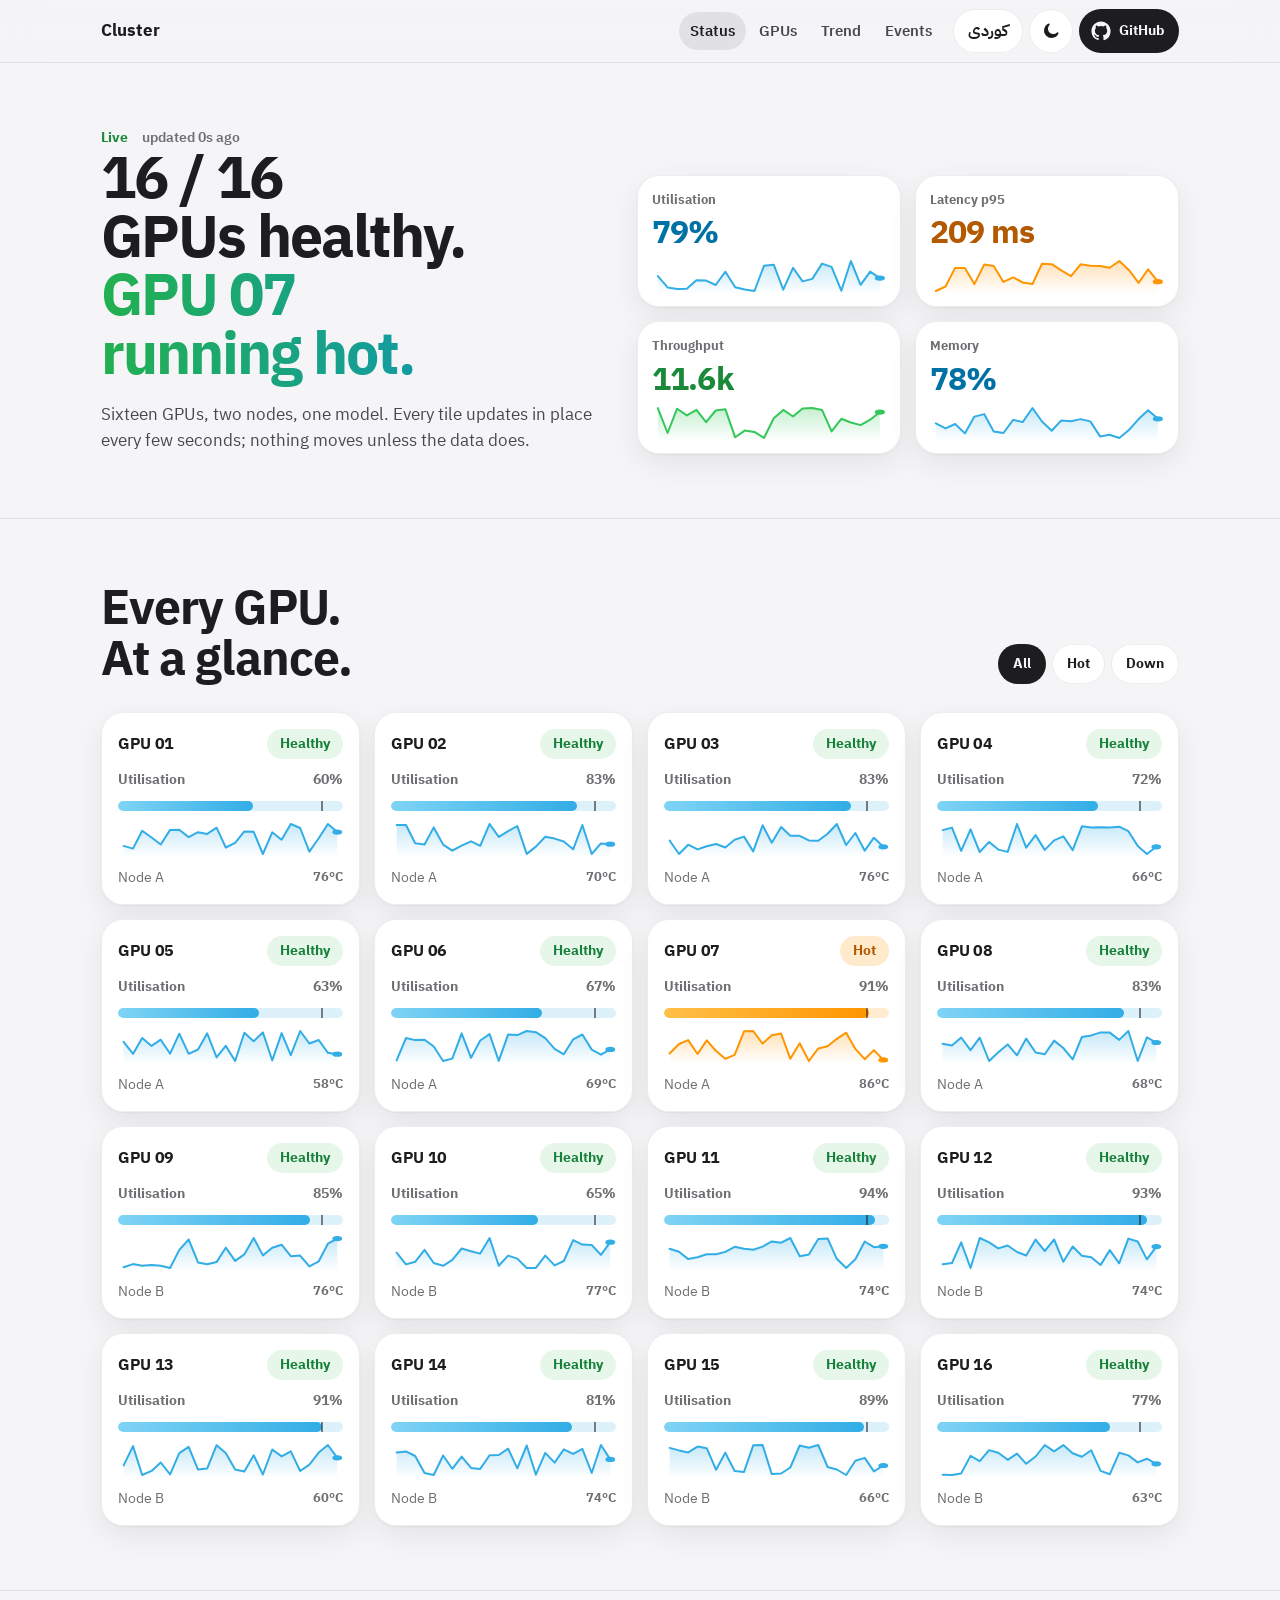
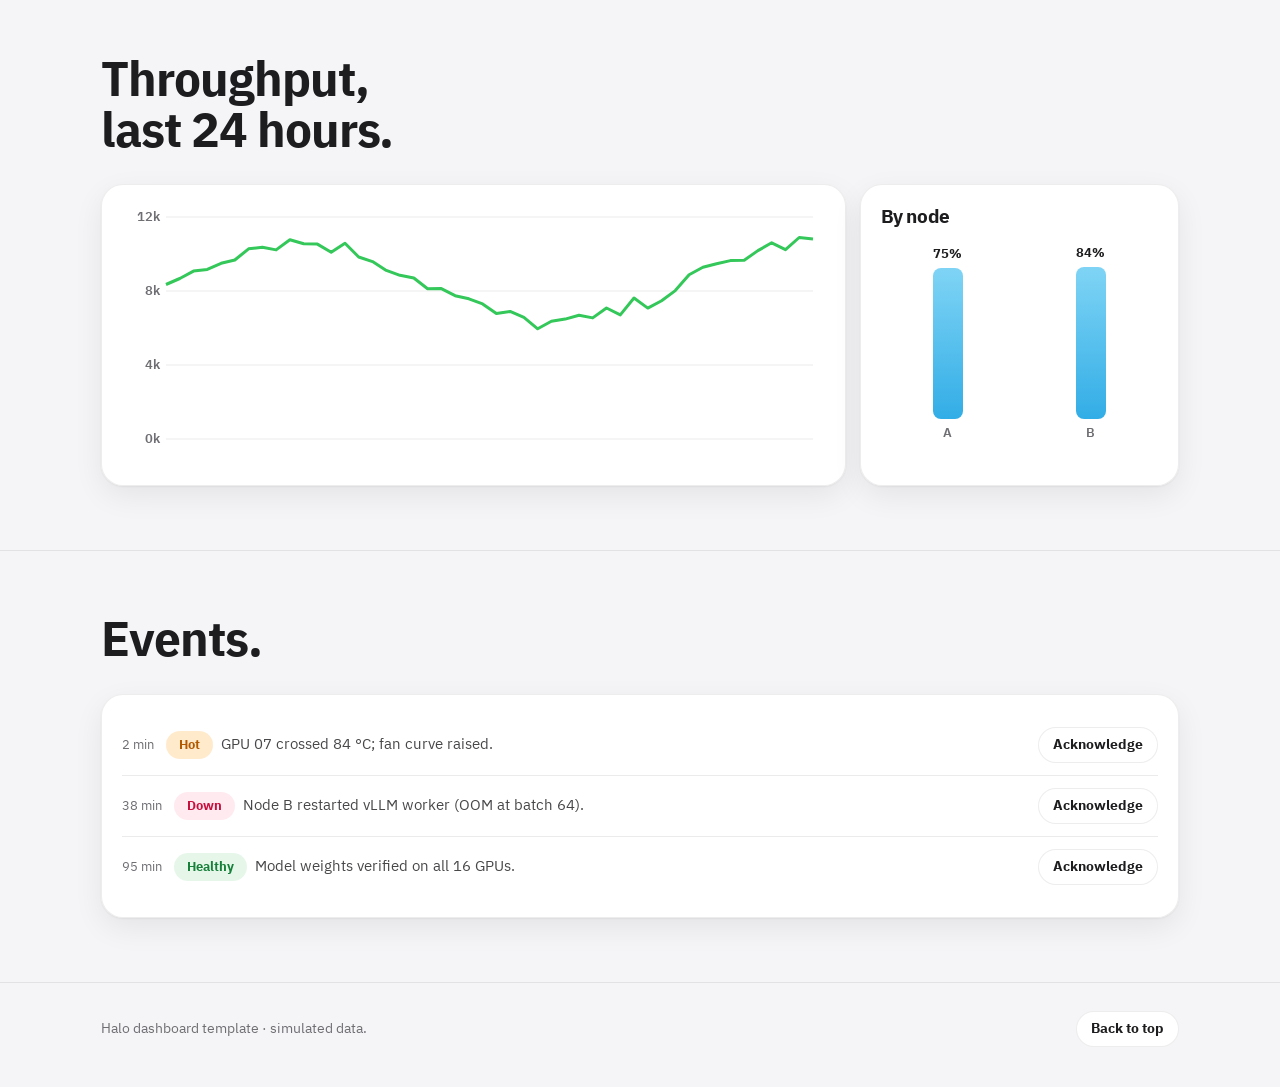
<file: templates/dashboard.html>
<!doctype html>
<html lang="en" dir="ltr">
<head>
<meta charset="utf-8">
<meta name="viewport" content="width=device-width, initial-scale=1, viewport-fit=cover">
<title>Halo Dashboard · Cluster status</title>
<meta name="color-scheme" content="light dark">
<!--
  A second Halo product in a different domain, showing how the system adapts (docs/00-creative-direction.md):
  brief → "GPU cluster status". Hero = health count; signature visual = status grid with meters and sparklines;
  accents: green = healthy, amber = hot, red = down, cyan = info; illustration: none; motion: still (data updates
  in place, nothing re-animates); sound: not loaded. No rings, no pictograms, no logo.
-->
<link rel="preconnect" href="https://fonts.googleapis.com">
<link rel="preconnect" href="https://fonts.gstatic.com" crossorigin>
<link href="https://fonts.googleapis.com/css2?family=Google+Sans:wght@400..700&family=IBM+Plex+Sans+Arabic:wght@400;500;600;700&display=swap" rel="stylesheet">
<link rel="stylesheet" href="../tokens/tokens.css">
<link rel="stylesheet" href="../css/halo.css">
<style>
  .hero{display:grid;gap:28px}
  @media(min-width:900px){.hero{grid-template-columns:minmax(0,1fr) minmax(0,1.1fr);align-items:end;gap:44px}}
  .kpi .v{white-space:nowrap}
  #h1{font-size:clamp(38px,4.6vw,60px)}
  .kpi .spark{margin-top:8px}
  .unit{display:grid;gap:10px;padding:16px}
  .unit .row{flex-wrap:nowrap}
  .unit h3{font-size:16px}
  .unit .num{font-weight:700;font-size:14px;white-space:nowrap}
  .unit .meta{display:flex;justify-content:space-between;gap:8px;font-size:13px;color:var(--ink3)}
  .ev{display:grid;grid-template-columns:auto minmax(0,1fr) auto;gap:12px;align-items:center;padding:12px 0;border-bottom:1px solid var(--sep)}
  .ev:last-child{border-bottom:0}
  .ev time{font-size:13px;color:var(--ink3);font-variant-numeric:tabular-nums;white-space:nowrap}
  .ev p{font-size:15px;color:var(--ink2)}
  @media(max-width:520px){.ev{grid-template-columns:minmax(0,1fr) auto}.ev time{grid-column:1/-1}}
  .trend{display:grid;gap:14px}
  @media(min-width:900px){.trend{grid-template-columns:minmax(0,1.4fr) minmax(0,.6fr);align-items:stretch}.trend>.card{display:flex;flex-direction:column}.trend .fig{flex:1;min-height:260px;height:auto}}
</style>
</head>
<body>
<a class="skip" href="#main" data-i18n="skip">Skip to content</a>
<header class="nav"><div class="wrap">
  <a class="brand" href="#status"><span data-i18n="brand">Cluster</span></a>
  <nav class="links" aria-label="Sections"><a href="#status" data-i18n="nav.status">Status</a><a href="#units" data-i18n="nav.units">GPUs</a><a href="#trend" data-i18n="nav.trend">Trend</a><a href="#events" data-i18n="nav.events">Events</a></nav>
  <div class="acts">
    <button class="btn lang" type="button" data-lang-btn data-i18n="langBtn">کوردی</button>
    <button class="btn ic" type="button" data-theme-btn></button>
    <a class="gh" href="https://github.com/SawabS" target="_blank" rel="noopener" data-i18n-label="github"><span class="ghi"></span><span dir="ltr">GitHub</span></a>
    <button class="btn ic" type="button" data-menu-btn aria-expanded="false" aria-controls="menu"></button>
  </div></div>
  <div class="menu" id="menu"><div class="wrap"><a href="#status" data-i18n="nav.status">Status</a><a href="#units" data-i18n="nav.units">GPUs</a><a href="#trend" data-i18n="nav.trend">Trend</a><a href="#events" data-i18n="nav.events">Events</a></div></div>
</header>

<main id="main">
  <section id="status" class="band"><div class="wrap hero">
    <div><div class="kicker"><b data-i18n="kicker">Live</b><span id="updated"></span></div>
      <h1 id="h1"></h1>
      <p class="lede" data-i18n="lede">Sixteen GPUs, two nodes, one model. Every tile updates in place every few seconds; nothing moves unless the data does.</p></div>
    <div class="grid g2 keep" id="kpis"></div>
  </div></section>

  <section id="units" class="band"><div class="wrap">
    <div class="head"><h2 data-i18n="unitsTitle">Every GPU.<br>At a glance.</h2><div class="filters" role="group" aria-label="Filter" id="filters"></div></div>
    <div class="grid g4" id="grid"></div>
  </div></section>

  <section id="trend" class="band"><div class="wrap">
    <div class="head"><h2 data-i18n="trendTitle">Throughput,<br>last 24 hours.</h2></div>
    <div class="trend">
      <div class="card"><div class="fig"><svg id="chart" role="img" aria-label="Tokens per second, last 24 hours"></svg></div></div>
      <div class="card"><h3 data-i18n="byNode">By node</h3><div class="bars mt14" id="nodes" style="--n:2;height:200px"></div></div>
    </div>
  </div></section>

  <section id="events" class="band"><div class="wrap">
    <div class="head"><h2 data-i18n="eventsTitle">Events.</h2></div>
    <div class="card" id="evList"></div>
  </div></section>
</main>
<footer class="foot"><div class="wrap"><p data-i18n="footer">Halo dashboard template · simulated data.</p><a class="btn sm" href="#status" data-i18n="top">Back to top</a></div></footer>

<script src="../js/halo.js"></script>
<script>
const DICT={
 en:{skip:'Skip to content',brand:'Cluster','nav.status':'Status','nav.units':'GPUs','nav.trend':'Trend','nav.events':'Events',langBtn:'کوردی',github:'GitHub profile',
  kicker:'Live',updated:'updated {s}s ago',h1a:'{n} / 16 GPUs healthy.',h1b:'All quiet.',h1bWarn:'{h} running hot.',
  lede:'Sixteen GPUs, two nodes, one model. Every tile updates in place every few seconds; nothing moves unless the data does.',
  node:'Node',util:'Utilisation',lat:'Latency p95',tps:'Throughput',mem:'Memory',ms:'ms',tokS:'tok/s',
  unitsTitle:'Every GPU.\nAt a glance.',trendTitle:'Throughput,\nlast 24 hours.',eventsTitle:'Events.',byNode:'By node',
  all:'All',hot:'Hot',down:'Down',healthy:'Healthy',temp:'°C',ack:'Acknowledge',acked:'Acknowledged.',undo:'Undo',
  e1:'GPU 07 crossed 84 °C; fan curve raised.',e2:'Node B restarted vLLM worker (OOM at batch 64).',e3:'Model weights verified on all 16 GPUs.',
  footer:'Halo dashboard template · simulated data.',top:'Back to top',menu:'Menu',close:'Close',toDark:'Switch to dark theme',toLight:'Switch to light theme'},
 ckb:{skip:'بازدان بۆ ناوەڕۆک',brand:'کڵەستەر','nav.status':'دۆخ','nav.units':'GPUکان','nav.trend':'ئاراستە','nav.events':'ڕووداوەکان',langBtn:'English',github:'پرۆفایلی GitHub',
  kicker:'ڕاستەوخۆ',updated:'{s} چرکە لەمەوبەر نوێکرایەوە',h1a:'{n} / 16 GPU ساغن.',h1b:'هەموو شت ئارامە.',h1bWarn:'{h} گەرم بووە.',
  lede:'شازدە GPU، دوو گرێ، یەک مۆدێل. هەر خانەیەک چەند چرکە جارێک لە شوێنی خۆیدا نوێ دەبێتەوە؛ هیچ ناجووڵێت تا داتاکە نەگۆڕێت.',
  node:'گرێی',util:'بەکارهێنان',lat:'دواکەوتنی p95',tps:'تێپەڕین',mem:'بیرگە',ms:'ms',tokS:'تۆکن/چرکە',
  unitsTitle:'هەموو GPUیەک.\nبە یەک تەماشا.',trendTitle:'تێپەڕین،\n24 کاتژمێری ڕابردوو.',eventsTitle:'ڕووداوەکان.',byNode:'بەپێی گرێ',
  all:'هەموو',hot:'گەرم',down:'وەستاو',healthy:'ساغ',temp:'°C',ack:'پشتڕاستکردنەوە',acked:'پشتڕاست کرایەوە.',undo:'گەڕانەوە',
  e1:'GPU 07 لە 84 پلە تێپەڕی؛ خێرایی پانکە زیاد کرا.',e2:'گرێی B کارکەری vLLM ی دووبارە دەستپێکردەوە (بیرگە پڕ بوو لە batch 64).',e3:'کێشی مۆدێل لەسەر هەموو 16 GPU پشتڕاست کرایەوە.',
  footer:'نموونەی داشبۆردی Halo · داتای وێنەیی.',top:'گەڕانەوە بۆ سەرەوە',menu:'لیست',close:'داخستن',toDark:'گۆڕین بۆ ڕووکاری تاریک',toLight:'گۆڕین بۆ ڕووکاری ڕووناک'}};

const {$,$$,esc,t}=Halo;
Halo.init({dict:DICT,reveal:'main h2, main .kicker, main .lede'});   /* still motion: reveal headings only, never live data */
$('.ghi').outerHTML=Halo.icons.github;

/* deterministic simulated data (seeded PRNG) so screenshots and tests are reproducible */
let seed=7;const rnd=()=>(seed=(seed*16807)%2147483647)/2147483647;
const N=16,hist=k=>Array.from({length:24},()=>k());
const gpus=Array.from({length:N},(_,i)=>({id:i+1,node:i<8?'A':'B',util:60+rnd()*35,temp:58+rnd()*20,spark:hist(()=>50+rnd()*45),state:'ok'}));
gpus[6].temp=86;gpus[6].state='hot';gpus[11].state='ok';
const kp={util:hist(()=>70+rnd()*20),lat:hist(()=>180+rnd()*90),tps:hist(()=>9000+rnd()*3500),mem:hist(()=>72+rnd()*10)};
const day=Array.from({length:48},(_,i)=>8000+Math.sin(i/6)*2200+rnd()*900);
let events=[{k:'e1',lvl:'amber',m:2},{k:'e2',lvl:'red',m:38},{k:'e3',lvl:'green',m:95}],filt='all',age=0;

const last=a=>a[a.length-1],fmt=(n,d=0)=>Halo.i18n.num(n,d);
function stateOf(g){return g.state==='down'?'red':g.temp>=84?'amber':'green'}
function render(){
  const hot=gpus.filter(g=>stateOf(g)==='amber').length,ok=gpus.filter(g=>g.state!=='down').length;
  $('#h1').innerHTML=`${esc(t('h1a',{n:ok}))}<br><span class="grad">${esc(hot?t('h1bWarn',{h:'GPU '+String(gpus.find(g=>stateOf(g)==='amber').id).padStart(2,'0')}):t('h1b'))}</span>`;
  $('#updated').textContent=t('updated',{s:age});
  $('#kpis').innerHTML=[['util',fmt(last(kp.util))+'%','cyan'],['lat',fmt(last(kp.lat))+' '+t('ms'),'amber'],['tps',fmt(last(kp.tps)/1000,1)+'k','green'],['mem',fmt(last(kp.mem))+'%','cyan']]
    .map(([k,v,a])=>`<div class="card stat kpi"><div class="label">${esc(t(k))}</div><div class="v tone-${a}"><bdi dir="ltr">${esc(v)}</bdi></div>${Halo.spark(kp[k],{accent:a,label:t(k)})}</div>`).join('');
  $('#filters').innerHTML=['all','hot','down'].map(f=>`<button type="button" data-f="${f}" aria-pressed="${f===filt}">${esc(t(f))}</button>`).join('');
  $('#grid').innerHTML=gpus.map(g=>{const s=stateOf(g),show=filt==='all'||(filt==='hot'&&s==='amber')||(filt==='down'&&s==='red');
    return `<article class="card unit" ${show?'':'hidden'}><div class="row between"><h3 dir="ltr">GPU ${String(g.id).padStart(2,'0')}</h3><span class="chip ${s}">${esc(t(s==='green'?'healthy':s==='amber'?'hot':'down'))}</span></div>
    <div class="row between"><span class="label">${esc(t('util'))}</span><span class="num">${fmt(g.util)}%</span></div>
    <div class="meter ${s==='green'?'cyan':s}"><i style="width:${g.util.toFixed(1)}%"></i><span class="target" style="--t:90%"></span></div>
    ${Halo.spark(g.spark,{accent:s==='green'?'cyan':s,label:'GPU '+g.id})}
    <div class="meta"><span>${esc(t('node'))} ${g.node}</span><span class="num" style="font-size:13px">${fmt(g.temp)}${t('temp')}</span></div></article>`}).join('');
  $('#nodes').innerHTML=['A','B'].map(n=>{const v=gpus.filter(g=>g.node===n).reduce((a,g)=>a+g.util,0)/8;return `<div><b>${fmt(v)}%</b><i style="height:${v}%;background:linear-gradient(180deg,var(--cyan2),var(--cyan))"></i><span dir="ltr">${n}</span></div>`}).join('');
  $('#evList').innerHTML=events.map((e,i)=>`<div class="ev"><time>${e.m} min</time><p><span class="chip ${e.lvl}" style="margin-inline-end:8px">${esc(t(e.lvl==='green'?'healthy':e.lvl==='amber'?'hot':'down'))}</span>${esc(t(e.k))}</p><button class="btn sm" type="button" data-ack="${i}">${esc(t('ack'))}</button></div>`).join('')||`<p class="mut">—</p>`;
  $$('h2[data-i18n]').forEach(h=>h.innerHTML=esc(t(h.dataset.i18n)).replace('\n','<br>'));
  draw()}
function draw(){const s=$('#chart'),W=s.clientWidth,H=s.clientHeight;if(!W||!H)return;const R=Halo.i18n.isRTL(),ml=44,mr=12,mt=12,mb=26,mx=12000;
  const X=i=>{const x=ml+i/(day.length-1)*(W-ml-mr);return R?W-x:x},Y=v=>mt+(1-v/mx)*(H-mt-mb);let g='';
  for(const k of [0,4000,8000,12000])g+=`<line x1="${X(0)}" x2="${X(day.length-1)}" y1="${Y(k)}" y2="${Y(k)}" style="stroke:var(--sep)"/><text x="${R?W-ml+6:ml-6}" y="${Y(k)+4}" text-anchor="${R?'start':'end'}">${k/1000}k</text>`;
  g+=`<polyline points="${day.map((v,i)=>X(i).toFixed(1)+','+Y(v).toFixed(1)).join(' ')}" fill="none" style="stroke:var(--green)" stroke-width="3" stroke-linejoin="round"/>`;s.innerHTML=g}
new ResizeObserver(draw).observe($('#chart'));

/* live updates: values change in place; no re-reveal, no layout shift */
setInterval(()=>{age=(age+3)%60;gpus.forEach(g=>{if(g.state==='down')return;g.util=Math.max(20,Math.min(99,g.util+(rnd()-.5)*8));g.spark.push(g.util);g.spark.shift()});
  for(const k in kp){const a=kp[k];a.push(a[a.length-1]*(0.97+rnd()*.06));a.shift()}render()},3000);

document.addEventListener('click',e=>{const b=e.target.closest('button');if(!b)return;
  if(b.dataset.f){filt=b.dataset.f;render();return}
  if(b.dataset.ack){const i=+b.dataset.ack,ev=events[i];events.splice(i,1);render();Halo.toast(t('acked'),{undo:()=>{events.splice(i,0,ev);render()}})}});
Halo.i18n.onChange(render);
render();
</script>
</body>
</html>
</file>
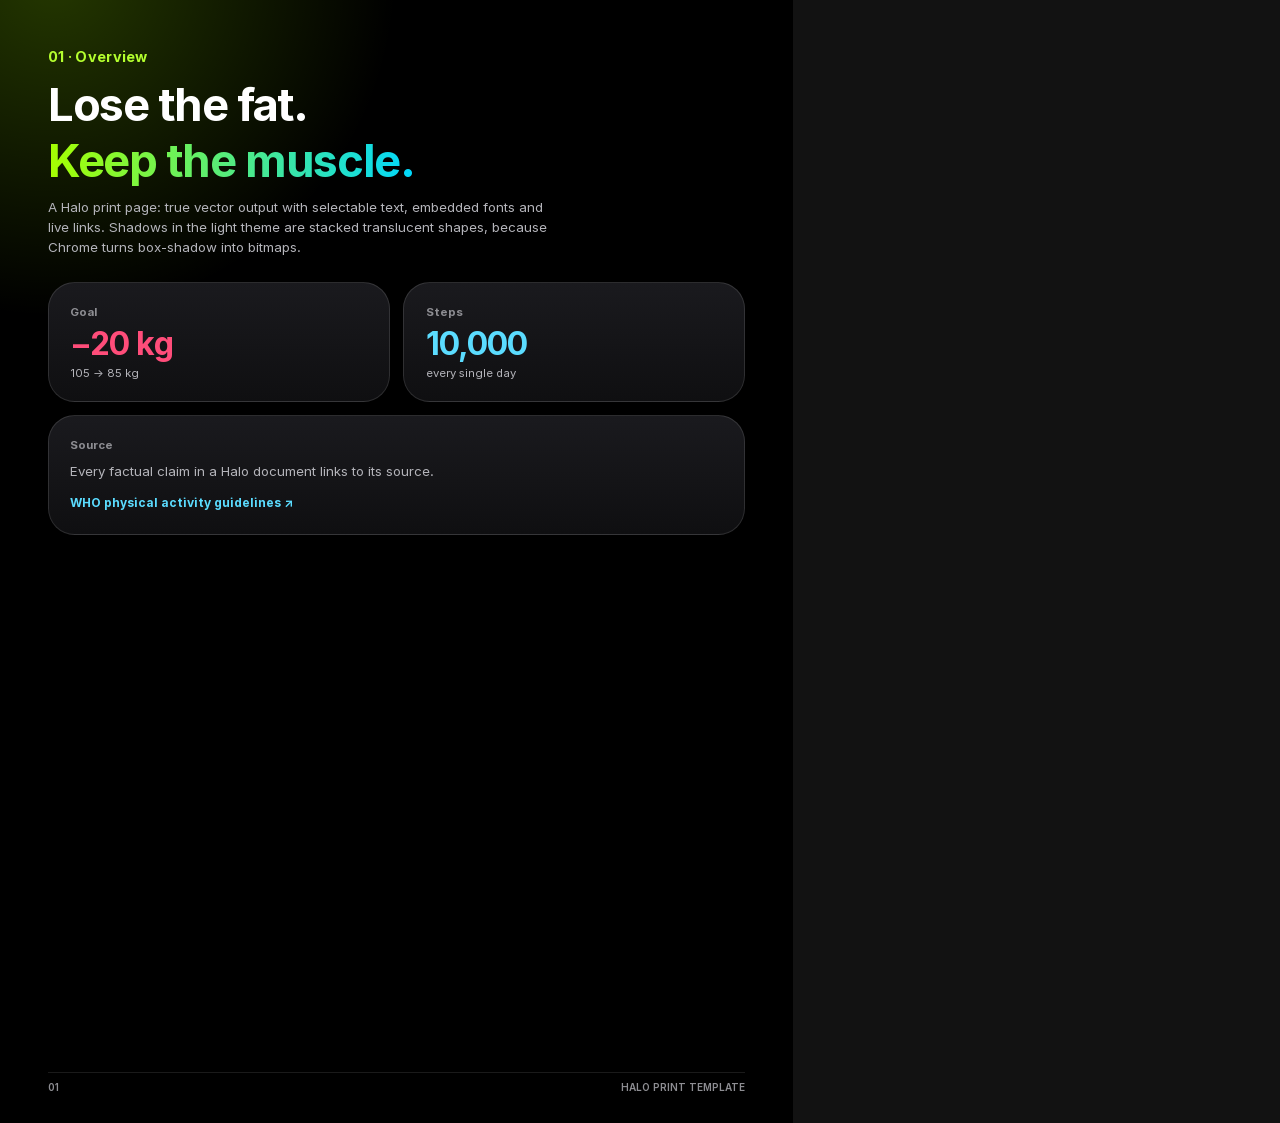
<file: templates/print-a4.html>
<!doctype html>
<html lang="en" dir="ltr" data-theme="dark">
<head>
<meta charset="utf-8">
<title>Halo print template · A4</title>
<!-- Print template: vector-only. Vector shadow = .sh wrapper: stacked translucent rects (.vs) painted BEFORE the opaque card.
      No box-shadow, no filter, no backdrop-filter, no raster images.
     Print with:  python3 scripts/print_pdf.py templates/print-a4.html out.pdf
     Switch theme by changing data-theme on <html>. For RTL set lang="ckb" dir="rtl". -->
<link rel="stylesheet" href="../tokens/tokens.css">
<style>
  /* Print embeds local font files (never a web request): Inter for Latin, IBM Plex Sans Arabic for Sorani. */
  @font-face{font-family:"Halo Print";src:url(../fonts/inter/Inter-Regular.ttf);font-weight:400}
  @font-face{font-family:"Halo Print";src:url(../fonts/inter/Inter-Medium.ttf);font-weight:500}
  @font-face{font-family:"Halo Print";src:url(../fonts/inter/Inter-SemiBold.ttf);font-weight:600}
  @font-face{font-family:"Halo Print";src:url(../fonts/inter/Inter-Bold.ttf);font-weight:700 900}
  @font-face{font-family:"Halo Print AR";src:url(../fonts/ibm-plex-sans-arabic/IBMPlexSansArabic-Regular.ttf);font-weight:400}
  @font-face{font-family:"Halo Print AR";src:url(../fonts/ibm-plex-sans-arabic/IBMPlexSansArabic-Medium.ttf);font-weight:500}
  @font-face{font-family:"Halo Print AR";src:url(../fonts/ibm-plex-sans-arabic/IBMPlexSansArabic-SemiBold.ttf);font-weight:600}
  @font-face{font-family:"Halo Print AR";src:url(../fonts/ibm-plex-sans-arabic/IBMPlexSansArabic-Bold.ttf);font-weight:700 900}
  :root{--font:"Halo Print","Halo Print AR",sans-serif}
  :root[dir=rtl]{--font:"Halo Print AR","Halo Print",sans-serif}
  @page{size:595pt 842pt;margin:0}
  html,body{margin:0;-webkit-print-color-adjust:exact;print-color-adjust:exact;font-family:var(--font);color:var(--ink)}
  .page{position:relative;width:595pt;height:842pt;overflow:hidden;background:var(--bg);break-after:page;padding:36pt;box-sizing:border-box}
  .page:last-child{break-after:auto}
  /* soft corner glow: a vector radial gradient, not a blur filter */
  .glow{position:absolute;inset-inline-start:-240pt;top:-300pt;width:560pt;height:560pt;border-radius:50%;background:radial-gradient(circle,color-mix(in srgb,var(--green) 22%,transparent),transparent 65%)}
  .kick{font-size:10.8pt;font-weight:700;color:var(--greenT);letter-spacing:.02em;position:relative}
  .head{position:relative;margin-top:8pt}
  /* gradient headline as SVG text: survives every PDF viewer */
  .head svg{display:block;overflow:visible}
  .card{position:relative;border-radius:20pt;padding:16pt;background:linear-gradient(180deg,var(--cA),var(--cB));border:.8pt solid var(--rim)}
  /* vector shadow for light theme: stacked translucent rounded rects (box-shadow would be rasterised) */
  .sh{position:relative}.vs{position:absolute;inset:0;border-radius:20pt;pointer-events:none}
  .vs i{position:absolute;inset:0;border-radius:inherit;background:#000}
  :root[data-theme=dark] .vs{display:none}
  .grid{display:grid;grid-template-columns:1fr 1fr;gap:10pt;margin-top:18pt;position:relative}
  .lab{font-size:8.5pt;font-weight:700;color:var(--ink3)}
  .v{font-size:24pt;font-weight:700;letter-spacing:-.03em;margin-top:4pt}
  .s{font-size:8.5pt;color:var(--ink2);margin-top:2pt}
  p{font-size:10pt;line-height:1.5;color:var(--ink2);margin:8pt 0 0}
  a{color:var(--cyanT);font-weight:700;text-decoration:none;font-size:9pt}
  .foot{position:absolute;inset-inline:36pt;bottom:22pt;border-top:.8pt solid var(--sep);padding-top:6pt;display:flex;justify-content:space-between;font-size:7.5pt;font-weight:600;color:var(--ink3)}
  :root[dir=rtl] .head svg text{direction:rtl}
</style>
</head>
<body>
<div class="page">
  <div class="glow"></div>
  <div class="kick">01 · Overview</div>
  <div class="head"><svg width="523pt" height="84pt" viewBox="0 0 523 84" aria-label="Lose the fat. Keep the muscle.">
    <defs><linearGradient id="g" x1="0" x2="1"><stop offset="0" style="stop-color:var(--heroA)"/><stop offset="1" style="stop-color:var(--heroB)"/></linearGradient></defs>
    <text x="0" y="34" style="font:700 34px var(--font);fill:var(--ink);letter-spacing:-1px">Lose the fat.</text>
    <text x="0" y="76" style="font:700 34px var(--font);letter-spacing:-1px" fill="url(#g)">Keep the muscle.</text></svg></div>
  <p style="max-width:380pt;position:relative">A Halo print page: true vector output with selectable text, embedded fonts and live links. Shadows in the light theme are stacked translucent shapes, because Chrome turns box-shadow into bitmaps.</p>
  <div class="grid">
    <div class="sh"><div class="vs" aria-hidden="true"><i style="transform:translateY(2pt);opacity:.03"></i><i style="transform:translateY(5pt);opacity:.025"></i><i style="transform:translateY(9pt);opacity:.02"></i></div><div class="card">
      <div style="position:relative"><div class="lab">Goal</div><div class="v tone-red" style="color:var(--redT)">−20 kg</div><div class="s">105 → 85 kg</div></div></div></div>
    <div class="sh"><div class="vs" aria-hidden="true"><i style="transform:translateY(2pt);opacity:.03"></i><i style="transform:translateY(5pt);opacity:.025"></i><i style="transform:translateY(9pt);opacity:.02"></i></div><div class="card">
      <div style="position:relative"><div class="lab">Steps</div><div class="v" style="color:var(--cyanT)">10,000</div><div class="s">every single day</div></div></div></div>
  </div>
  <div class="card" style="margin-top:10pt"><div style="position:relative"><div class="lab">Source</div><p>Every factual claim in a Halo document links to its source.</p><p><a href="https://www.who.int/news-room/fact-sheets/detail/physical-activity">WHO physical activity guidelines ↗</a></p></div></div>
  <div class="foot"><span>01</span><span>HALO PRINT TEMPLATE</span></div>
</div>
<script>
/* RTL: SVG text has no logical properties, so anchor headline lines at the right edge */
if(document.documentElement.dir==='rtl')document.querySelectorAll('.head svg').forEach(svg=>{const w=svg.viewBox.baseVal.width;
  svg.querySelectorAll('text').forEach(t=>{t.setAttribute('x',w);t.setAttribute('direction','rtl');t.setAttribute('text-anchor','start')})});
</script>
</body>
</html>
</file>
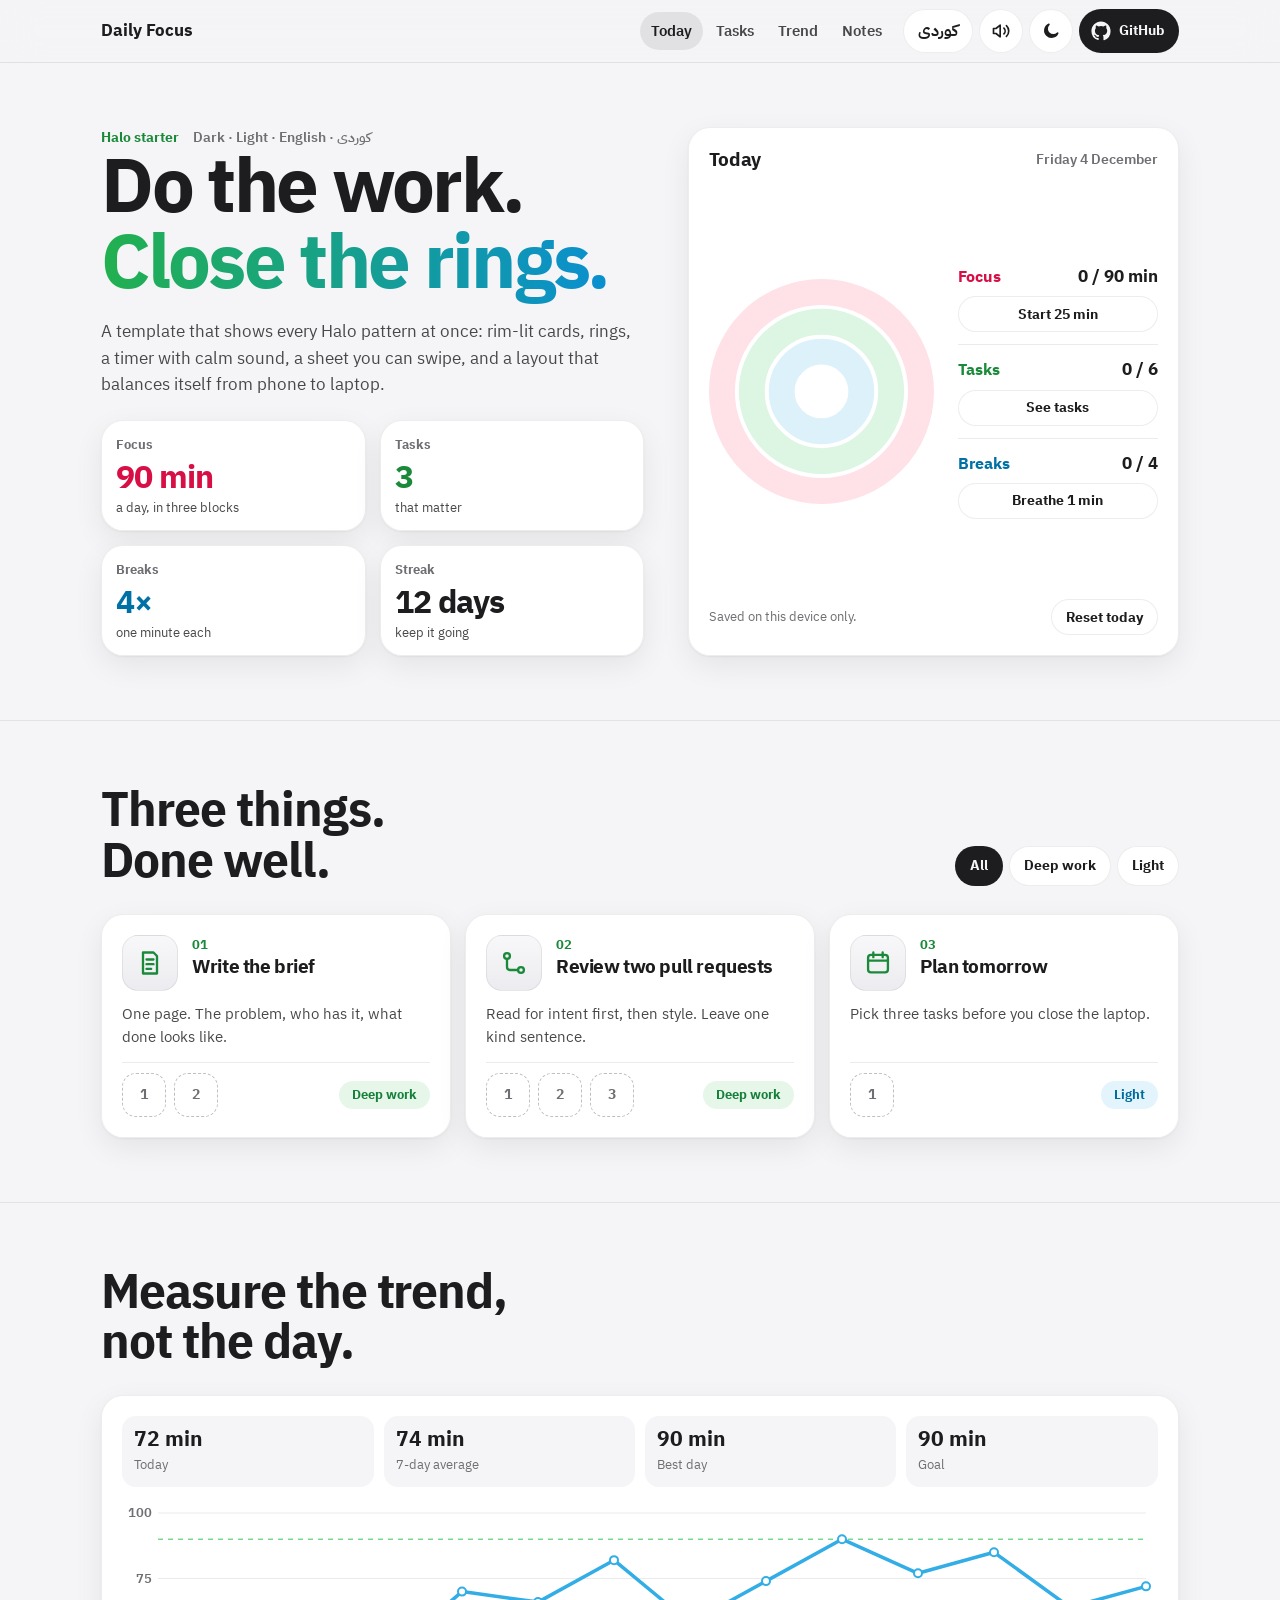
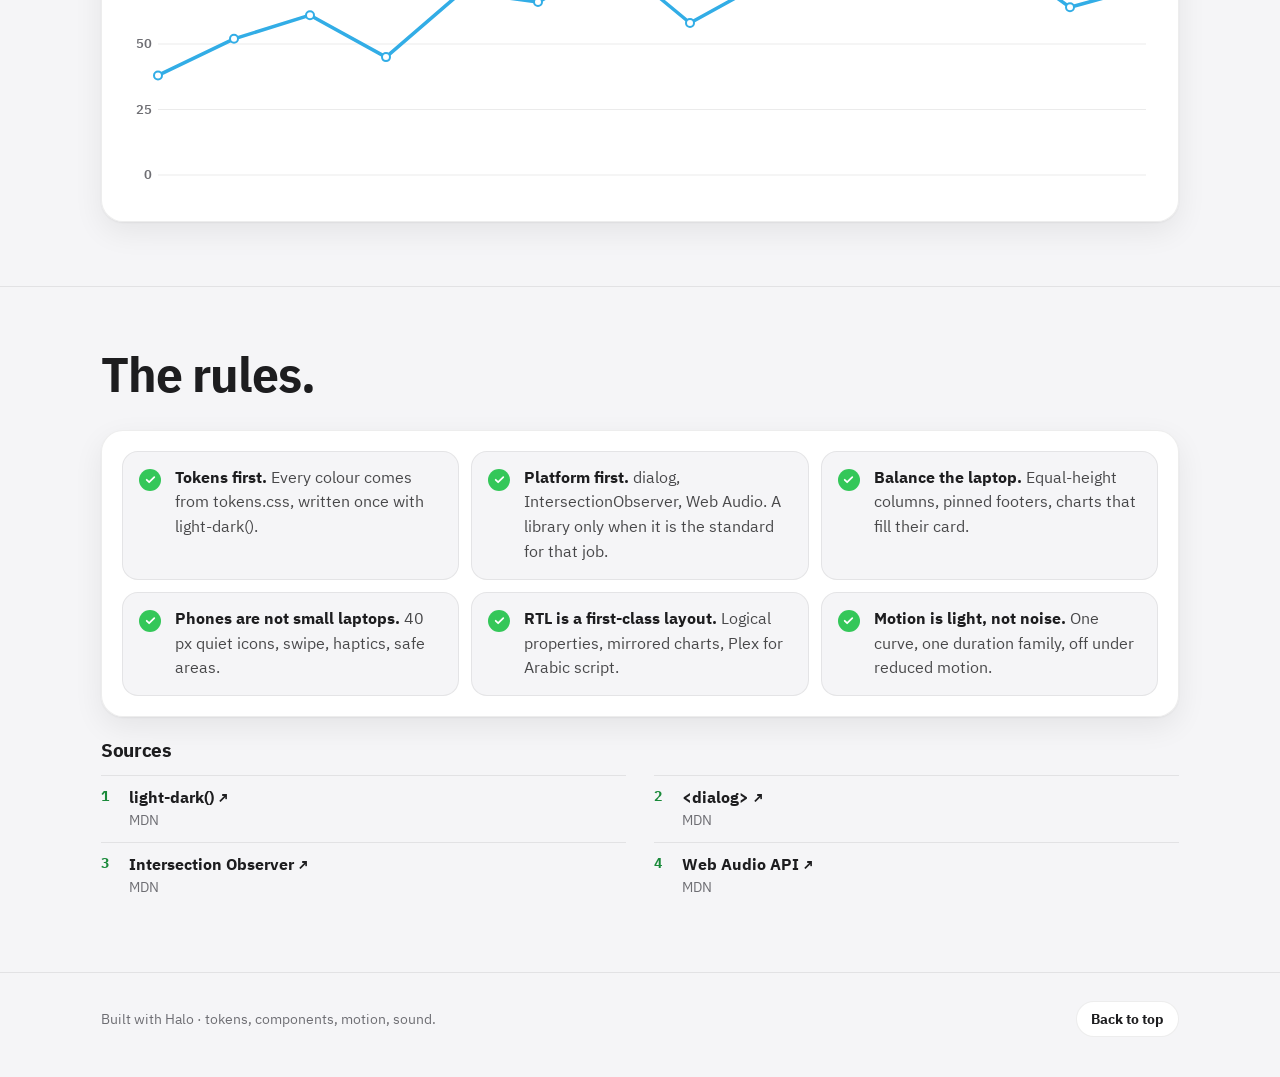
<file: templates/starter.html>
<!doctype html>
<html lang="en" dir="ltr">
<head>
<meta charset="utf-8">
<meta name="viewport" content="width=device-width, initial-scale=1, viewport-fit=cover">
<title>Halo Starter · Daily Focus</title>
<meta name="color-scheme" content="light dark">
<!-- Fonts: Google Sans (Latin) + IBM Plex Sans Arabic (Sorani / Arabic script). Both OFL, both on Google Fonts. -->
<link rel="preconnect" href="https://fonts.googleapis.com">
<link rel="preconnect" href="https://fonts.gstatic.com" crossorigin>
<link href="https://fonts.googleapis.com/css2?family=Google+Sans:wght@400..700&family=IBM+Plex+Sans+Arabic:wght@400;500;600;700&display=swap" rel="stylesheet">
<link rel="stylesheet" href="../tokens/tokens.css">
<link rel="stylesheet" href="../css/halo.css">
<style>
  /* page-specific layout only; everything else comes from halo.css */
  .today .ringsbox{display:grid;grid-template-columns:minmax(0,1.2fr) minmax(200px,1fr);gap:24px;align-items:center;flex:1;margin-top:12px}
  @media(max-width:520px){.today .ringsbox{grid-template-columns:1fr}.today .ringsbox .rings{max-width:220px;margin:0 auto}}
  .today .ringsbox .rings{max-width:280px;margin-inline:auto}
  .rrow{display:grid;gap:6px;padding:12px 0;border-bottom:1px solid var(--sep)}.rrow:last-child{border-bottom:0}
  .rrow .t{display:flex;justify-content:space-between;align-items:baseline;gap:10px}.rrow .t span{font-weight:700;font-size:17px;white-space:nowrap}
  .task .top{display:grid;grid-template-columns:56px minmax(0,1fr);gap:14px;align-items:start}
  .task p{color:var(--ink2);font-size:15px}
  .task .foot{display:flex;justify-content:space-between;align-items:center;gap:10px;flex-wrap:wrap;padding-top:10px;border-top:1px solid var(--sep)}
  .breathe{display:grid;justify-items:center;gap:14px;text-align:center}
  .orb{width:180px;height:180px;border-radius:50%;background:radial-gradient(circle at 35% 30%,var(--cyan2),var(--cyan) 55%,var(--trackC));box-shadow:0 0 60px color-mix(in srgb,var(--cyan) 40%,transparent);transform:scale(.72)}
  .orb.run{animation:breathe 10s var(--ease) infinite}
  @keyframes breathe{0%,100%{transform:scale(.72)}40%{transform:scale(1)}}
  @media (prefers-reduced-motion:reduce){.orb.run{animation:none;transform:scale(.9)}}
</style>
</head>
<body>
<a class="skip" href="#main" data-i18n="skip">Skip to content</a>

<header class="nav">
  <div class="wrap">
    <a class="brand" href="#today"><span data-i18n="brand">Daily Focus</span></a>
    <nav class="links" aria-label="Sections">
      <a href="#today" data-i18n="nav.today">Today</a><a href="#tasks" data-i18n="nav.tasks">Tasks</a><a href="#trend" data-i18n="nav.trend">Trend</a><a href="#notes" data-i18n="nav.notes">Notes</a>
    </nav>
    <div class="acts">
      <button class="btn lang" type="button" data-lang-btn data-i18n="langBtn">کوردی</button>
      <button class="btn ic hide-phone" type="button" data-sound-btn></button>
      <button class="btn ic" type="button" data-theme-btn></button>
      <a class="gh" href="https://github.com/SawabS" target="_blank" rel="noopener" data-i18n-label="github"><span class="ghi"></span><span dir="ltr">GitHub</span></a>
      <button class="btn ic" type="button" data-menu-btn aria-expanded="false" aria-controls="menu"></button>
    </div>
  </div>
  <div class="menu" id="menu"><div class="wrap">
    <a href="#today" data-i18n="nav.today">Today</a><a href="#tasks" data-i18n="nav.tasks">Tasks</a><a href="#trend" data-i18n="nav.trend">Trend</a><a href="#notes" data-i18n="nav.notes">Notes</a>
    <button class="full only-phone" type="button" data-sound-btn></button>
  </div></div>
</header>

<main id="main">
  <!-- 1 · HERO: text column + feature card, equal height on laptop -->
  <section id="today" class="band"><div class="wrap split">
    <div data-drift>
      <div class="kicker"><b data-i18n="kicker">Halo starter</b><span data-i18n="kickerSub">Dark · Light · English · کوردی</span></div>
      <h1><span data-i18n="h1a">Do the work.</span><br><span class="grad" data-i18n="h1b">Close the rings.</span></h1>
      <p class="lede" data-i18n="lede">A template that shows every Halo pattern at once: rim-lit cards, rings, a timer with calm sound, a sheet you can swipe, and a layout that balances itself from phone to laptop.</p>
      <div class="grid g2 keep mt22" id="stats"></div>
    </div>
    <div class="card today" aria-labelledby="tdh">
      <div class="row between"><h3 id="tdh" data-i18n="today">Today</h3><span class="mut" id="date" style="font-weight:600;font-size:14px"></span></div>
      <div class="ringsbox"><div id="bigRings"></div>
        <div>
          <div class="rrow"><div class="t"><b class="tone-red" data-i18n="focus">Focus</b><span id="vFocus"></span></div><button class="btn sm" type="button" id="startFocus" data-i18n="startFocus">Start 25 min</button></div>
          <div class="rrow"><div class="t"><b class="tone-green" data-i18n="tasksDone">Tasks</b><span id="vTasks"></span></div><a class="btn sm" href="#tasks" data-i18n="seeTasks">See tasks</a></div>
          <div class="rrow"><div class="t"><b class="tone-cyan" data-i18n="breaks">Breaks</b><span id="vBreaks"></span></div><button class="btn sm" type="button" id="openBreathe" data-i18n="breathe">Breathe 1 min</button></div>
        </div>
      </div>
      <div class="row between card-foot mt14"><span class="mut" style="font-size:13px" data-i18n="saved">Saved on this device only.</span><button class="btn sm" type="button" id="reset" data-i18n="reset">Reset today</button></div>
    </div>
  </div></section>

  <!-- 2 · CARD GRID with filters, check dots, pinned footers -->
  <section id="tasks" class="band"><div class="wrap">
    <div class="head"><h2 data-i18n="tasksTitle">Three things.<br>Done well.</h2><div class="filters" role="group" aria-label="Filter" id="filters"></div></div>
    <div class="grid g3" id="taskGrid"></div>
  </div></section>

  <!-- 3 · DATA: KPIs + chart that fills its card -->
  <section id="trend" class="band"><div class="wrap">
    <div class="head"><h2 data-i18n="trendTitle">Measure the trend,<br>not the day.</h2></div>
    <div class="card" style="display:flex;flex-direction:column"><div class="kpis" id="kpis"></div><div class="fig mt14" style="height:300px"><svg id="chart" role="img" aria-label="Focus minutes, last 14 days"></svg></div></div>
  </div></section>

  <!-- 4 · CHECKLIST TILES + SOURCES -->
  <section id="notes" class="band"><div class="wrap">
    <div class="head"><h2 data-i18n="notesTitle">The rules.</h2></div>
    <div class="card"><ul class="checks tiles" id="rules"></ul></div>
    <h3 class="mt22" style="margin-bottom:12px" data-i18n="sources">Sources</h3>
    <ol class="sources">
      <li><div><a class="ext" href="https://developer.mozilla.org/en-US/docs/Web/CSS/color_value/light-dark" target="_blank" rel="noopener" dir="ltr">light-dark()</a><span>MDN</span></div></li>
      <li><div><a class="ext" href="https://developer.mozilla.org/en-US/docs/Web/HTML/Element/dialog" target="_blank" rel="noopener" dir="ltr">&lt;dialog&gt;</a><span>MDN</span></div></li>
      <li><div><a class="ext" href="https://developer.mozilla.org/en-US/docs/Web/API/Intersection_Observer_API" target="_blank" rel="noopener" dir="ltr">Intersection Observer</a><span>MDN</span></div></li>
      <li><div><a class="ext" href="https://developer.mozilla.org/en-US/docs/Web/API/Web_Audio_API" target="_blank" rel="noopener" dir="ltr">Web Audio API</a><span>MDN</span></div></li>
    </ol>
  </div></section>
</main>

<footer class="foot"><div class="wrap"><p data-i18n="footer">Built with Halo · tokens, components, motion, sound.</p><a class="btn sm" href="#today" data-i18n="top">Back to top</a></div></footer>

<!-- Sheet: guided breathing with ambient sound; swipe left/right switches length -->
<dialog class="sheet" id="breatheDlg" aria-labelledby="bT"><div class="body">
  <div class="hd"><h3 id="bT" data-i18n="breatheTitle">One-minute breath</h3><button class="btn ic" type="button" data-close data-i18n-label="close"></button></div>
  <div class="breathe">
    <div class="orb" id="orb"></div>
    <p class="mut" data-i18n="breatheHint">In for four as it grows, out for six as it shrinks.</p>
    <div class="row"><button class="btn ic" type="button" id="bPrev"></button><button class="btn pri" type="button" id="bPlay" data-i18n="begin">Begin</button><button class="btn ic" type="button" id="bNext"></button></div>
    <p class="mut num" id="bLen"></p>
  </div>
</div></dialog>

<script src="../js/halo.js"></script>
<script src="../js/halo-sound.js"></script>
<script>
const DICT={
 en:{skip:'Skip to content',brand:'Daily Focus','nav.today':'Today','nav.tasks':'Tasks','nav.trend':'Trend','nav.notes':'Notes',langBtn:'کوردی',github:'GitHub profile',
  kicker:'Halo starter',kickerSub:'Dark · Light · English · کوردی',h1a:'Do the work.',h1b:'Close the rings.',
  lede:'A template that shows every Halo pattern at once: rim-lit cards, rings, a timer with calm sound, a sheet you can swipe, and a layout that balances itself from phone to laptop.',
  today:'Today',focus:'Focus',tasksDone:'Tasks',breaks:'Breaks',startFocus:'Start 25 min',seeTasks:'See tasks',breathe:'Breathe 1 min',saved:'Saved on this device only.',reset:'Reset today',
  tasksTitle:'Three things.\nDone well.',trendTitle:'Measure the trend,\nnot the day.',notesTitle:'The rules.',sources:'Sources',footer:'Built with Halo · tokens, components, motion, sound.',top:'Back to top',
  breatheTitle:'One-minute breath',breatheHint:'In for four as it grows, out for six as it shrinks.',begin:'Begin',stop:'Stop',min:'min',sec:'s',
  all:'All',deep:'Deep work',light:'Light',done:'Done',rest:'Focus',pause:'Pause',resume:'Resume',skip:'Skip',undo:'Undo',close:'Close',menu:'Menu',toDark:'Switch to dark theme',toLight:'Switch to light theme',
  soundOn:'Sound on',soundOff:'Sound off',resetDone:'Today was reset.',focusDone:'Focus session complete.',
  stat1:'Focus',stat1v:'90 min',stat1s:'a day, in three blocks',stat2:'Tasks',stat2v:'3',stat2s:'that matter',stat3:'Breaks',stat3v:'4×',stat3s:'one minute each',stat4:'Streak',stat4v:'12 days',stat4s:'keep it going',
  t1:'Write the brief',t1d:'One page. The problem, who has it, what done looks like.',t2:'Review two pull requests',t2d:'Read for intent first, then style. Leave one kind sentence.',t3:'Plan tomorrow',t3d:'Pick three tasks before you close the laptop.',
  k1:'Today',k2:'7-day average',k3:'Best day',k4:'Goal',
  r1:'<strong>Tokens first.</strong> Every colour comes from tokens.css, written once with light-dark().',r2:'<strong>Platform first.</strong> dialog, IntersectionObserver, Web Audio. A library only when it is the standard for that job.',
  r3:'<strong>Balance the laptop.</strong> Equal-height columns, pinned footers, charts that fill their card.',r4:'<strong>Phones are not small laptops.</strong> 40 px quiet icons, swipe, haptics, safe areas.',
  r5:'<strong>RTL is a first-class layout.</strong> Logical properties, mirrored charts, Plex for Arabic script.',r6:'<strong>Motion is light, not noise.</strong> One curve, one duration family, off under reduced motion.'},
 ckb:{skip:'بازدان بۆ ناوەڕۆک',brand:'سەرنجی ڕۆژانە','nav.today':'ئەمڕۆ','nav.tasks':'ئەرکەکان','nav.trend':'ئاراستە','nav.notes':'تێبینی',langBtn:'English',github:'پرۆفایلی GitHub',
  kicker:'دەستپێکی Halo',kickerSub:'تاریک · ڕووناک · English · کوردی',h1a:'کارەکە بکە.',h1b:'بازنەکان دابخە.',
  lede:'نموونەیەک کە هەموو شێوازەکانی Halo پێکەوە نیشان دەدات: کارتی دیواری ڕووناک، بازنەکان، کاتژمێرێک بە دەنگی ئارام، پەڕەیەک کە دەتوانیت بیخلیسکێنیت، و دیزاینێک کە لە مۆبایلەوە تا لاپتۆپ هاوسەنگ دەبێت.',
  today:'ئەمڕۆ',focus:'سەرنج',tasksDone:'ئەرکەکان',breaks:'پشووەکان',startFocus:'دەستپێکردنی ٢٥ خولەک',seeTasks:'بینینی ئەرکەکان',breathe:'هەناسەدان ١ خولەک',saved:'تەنها لەسەر ئەم ئامێرە پاشەکەوت دەکرێت.',reset:'سفرکردنەوەی ئەمڕۆ',
  tasksTitle:'سێ شت.\nبە باشی.',trendTitle:'ئاراستەکە بپێوە،\nنەک ڕۆژەکە.',notesTitle:'یاساکان.',sources:'سەرچاوەکان',footer:'دروستکراوە بە Halo · تۆکن، پێکهاتە، جووڵە، دەنگ.',top:'گەڕانەوە بۆ سەرەوە',
  breatheTitle:'هەناسەی یەک خولەکی',breatheHint:'چوار چرکە هەناسە هەڵبمژە کاتێک گەورە دەبێت، شەش چرکە دەریبدە کاتێک بچووک دەبێتەوە.',begin:'دەستپێکردن',stop:'وەستان',min:'خولەک',sec:'چرکە',
  all:'هەموو',deep:'کاری قووڵ',light:'سووک',done:'تەواو',rest:'سەرنج',pause:'وەستان',resume:'بەردەوامبوون',skip:'تێپەڕاندن',undo:'گەڕانەوە',close:'داخستن',menu:'لیست',toDark:'گۆڕین بۆ ڕووکاری تاریک',toLight:'گۆڕین بۆ ڕووکاری ڕووناک',
  soundOn:'دەنگ کراوەیە',soundOff:'دەنگ داخراوە',resetDone:'ئەمڕۆ سفر کرایەوە.',focusDone:'کاتی سەرنج تەواو بوو.',
  stat1:'سەرنج',stat1v:'90 خولەک',stat1s:'لە ڕۆژێکدا، لە سێ بەشدا',stat2:'ئەرکەکان',stat2v:'3',stat2s:'کە گرنگن',stat3:'پشووەکان',stat3v:'×4',stat3s:'هەریەکە یەک خولەک',stat4:'زنجیرە',stat4v:'12 ڕۆژ',stat4s:'بەردەوام بە',
  t1:'نووسینی کورتە',t1d:'یەک پەڕە. کێشەکە، کێ هەیەتی، تەواوبوون چۆنە.',t2:'پێداچوونەوەی دوو داواکاری',t2d:'سەرەتا مەبەستەکە بخوێنەوە، پاشان شێوازەکە. ڕستەیەکی میهرەبان بنووسە.',t3:'پلانی سبەی',t3d:'پێش داخستنی لاپتۆپ سێ ئەرک هەڵبژێرە.',
  k1:'ئەمڕۆ',k2:'تێکڕای ٧ ڕۆژ',k3:'باشترین ڕۆژ',k4:'ئامانج',
  r1:'<strong>سەرەتا تۆکن.</strong> هەموو ڕەنگێک لە <bdi>tokens.css</bdi> دێت، یەکجار بە <bdi>light-dark()</bdi> نووسراوە.',r2:'<strong>سەرەتا پلاتفۆرم.</strong> <bdi>dialog</bdi> و <bdi>IntersectionObserver</bdi> و <bdi>Web Audio</bdi>. کتێبخانە تەنها کاتێک کە ستانداردی ئەو کارەیە.',
  r3:'<strong>لاپتۆپ هاوسەنگ بکە.</strong> ستوونی هاوبەرز، پێپەڕەی جێگیر، هێڵکاری کە کارتەکەی پڕ دەکاتەوە.',r4:'<strong>مۆبایل لاپتۆپی بچووک نییە.</strong> ئایکۆنی ئارامی 40px، خلیسکاندن، لەرینەوە، ناوچەی سەلامەت.',
  r5:'<strong>ڕاست بۆ چەپ دیزاینی سەرەکییە.</strong> تایبەتمەندی لۆجیکی، هێڵکاری پێچەوانەکراو، Plex بۆ پیتی عەرەبی.',r6:'<strong>جووڵە ڕووناکییە، نەک ژاوەژاو.</strong> یەک چەماوە، یەک خێزانی ماوە، لە کەمکردنەوەی جووڵەدا دەکوژێتەوە.'}};

const {$,$$,esc,t,store}=Halo;
Halo.init({dict:DICT});
$('.ghi').outerHTML=Halo.icons.github;
const day=Object.assign({focus:0,tasks:[[false,false],[false,false,false],[false]],breaks:0},store.get('day',{}));
const save=()=>store.set('day',day);
let filt='all';
const TASKS=[{k:'t1',cat:'deep',n:2,icon:'<path d="M6 3h9l3 3v15H6z"/><path d="M9 9h6M9 13h6M9 17h4"/>'},{k:'t2',cat:'deep',n:3,icon:'<circle cx="6" cy="6" r="2.5"/><circle cx="18" cy="18" r="2.5"/><path d="M6 8.5v7a2.5 2.5 0 0 0 2.5 2.5H15"/>'},{k:'t3',cat:'light',n:1,icon:'<rect x="3.5" y="5" width="17" height="15" rx="2.5"/><path d="M3.5 10h17M8 3v4M16 3v4"/>'}];
const doneCount=()=>day.tasks.flat().filter(Boolean).length,total=()=>day.tasks.flat().length;

function render(){
  const R=Halo.i18n.isRTL();
  $('#date').textContent=Halo.i18n.date(new Date());
  $('#stats').innerHTML=[1,2,3,4].map(i=>`<div class="card stat"><div class="label">${esc(t('stat'+i))}</div><div class="v ${['tone-red','tone-green','tone-cyan','tone-ink'][i-1]}">${esc(t('stat'+i+'v'))}</div><div class="s">${esc(t('stat'+i+'s'))}</div></div>`).join('');
  $('#bigRings').innerHTML=Halo.rings([{k:'f',r:100,w:26,c:'red',track:'R'},{k:'t',r:70,w:26,c:'green',track:'G'},{k:'b',r:40,w:26,c:'cyan',track:'C'}],226);
  $('#filters').innerHTML=['all','deep','light'].map(f=>`<button type="button" data-f="${f}" aria-pressed="${f===filt}">${esc(t(f))}</button>`).join('');
  $('#taskGrid').innerHTML=TASKS.map((k,i)=>`<article class="card task stack" data-cat="${k.cat}" ${filt!=='all'&&filt!==k.cat?'hidden':''}>
    <div class="top"><div class="tile"><svg viewBox="0 0 24 24" fill="none" stroke="var(--greenT)" stroke-width="2" stroke-linecap="round" stroke-linejoin="round" aria-hidden="true">${k.icon}</svg></div><div><div class="label tone-green">${String(i+1).padStart(2,'0')}</div><h3>${esc(t(k.t||k.k))}</h3></div></div>
    <p>${esc(t(k.k+'d'))}</p>
    <div class="foot"><div class="dots">${day.tasks[i].map((v,j)=>`<button type="button" class="dot" data-d="${i}:${j}" aria-pressed="${v}" aria-label="${j+1}">${v?Halo.icons.check.replace('<svg','<svg width="18" height="18" stroke="currentColor"'):j+1}</button>`).join('')}</div><span class="chip ${k.cat==='deep'?'green':'cyan'}">${esc(t(k.cat))}</span></div></article>`).join('');
  $('#rules').innerHTML=[1,2,3,4,5,6].map(i=>`<li><span class="chk">${Halo.icons.check}</span><span>${t('r'+i)}</span></li>`).join('');
  $$('h2[data-i18n]').forEach(h=>h.innerHTML=esc(t(h.dataset.i18n)).replace('\n','<br>'));
  $('#bPrev').innerHTML=Halo.icons.prev;$('#bNext').innerHTML=Halo.icons.next;$('#breatheDlg [data-close]').innerHTML=Halo.icons.x;
  update();drawChart();Halo.reveal.refresh();soundIcon()}

function update(){
  $('#vFocus').textContent=`${day.focus} / 90 ${t('min')}`;$('#vTasks').textContent=`${doneCount()} / ${total()}`;$('#vBreaks').textContent=`${day.breaks} / 4`;
  const s=$('#bigRings svg');Halo.setRing(s,'f',day.focus/90);Halo.setRing(s,'t',doneCount()/total());Halo.setRing(s,'b',day.breaks/4);
  const v=[38,52,61,45,70,66,82,58,74,90,77,85,64,day.focus||72];
  $('#kpis').innerHTML=[[t('k1'),(day.focus||72)+' '+t('min')],[t('k2'),Math.round(v.slice(-7).reduce((a,b)=>a+b)/7)+' '+t('min')],[t('k3'),Math.max(...v)+' '+t('min')],[t('k4'),'90 '+t('min')]].map(([a,b])=>`<div><b>${esc(b)}</b><span>${esc(a)}</span></div>`).join('')}

/* Chart: drawn in LTR coordinates, x mirrored for RTL; redrawn on resize (ResizeObserver) */
function drawChart(){const s=$('#chart'),W=s.clientWidth,Hh=s.clientHeight;if(!W||!Hh)return;const R=Halo.i18n.isRTL();
  const v=[38,52,61,45,70,66,82,58,74,90,77,85,64,day.focus||72],ml=36,mr=12,mt=12,mb=26;
  const X=i=>{const x=ml+i/(v.length-1)*(W-ml-mr);return R?W-x:x},Y=k=>mt+(100-k)/100*(Hh-mt-mb);
  let g='';for(const k of [0,25,50,75,100])g+=`<line x1="${X(0)}" x2="${X(v.length-1)}" y1="${Y(k)}" y2="${Y(k)}" style="stroke:var(--sep)"/><text x="${R?W-ml+6:ml-6}" y="${Y(k)+4}" text-anchor="${R?'start':'end'}">${k}</text>`;
  g+=`<line x1="${X(0)}" x2="${X(v.length-1)}" y1="${Y(90)}" y2="${Y(90)}" style="stroke:var(--green)" stroke-dasharray="5 5"/>`;
  g+=`<polyline points="${v.map((k,i)=>X(i).toFixed(1)+','+Y(k).toFixed(1)).join(' ')}" fill="none" style="stroke:var(--cyan)" stroke-width="3.5" stroke-linejoin="round" stroke-linecap="round"/>`;
  v.forEach((k,i)=>g+=`<circle cx="${X(i)}" cy="${Y(k)}" r="4" style="fill:var(--card);stroke:var(--cyan)" stroke-width="2"/>`);s.innerHTML=g}
new ResizeObserver(drawChart).observe($('#chart'));

/* Sound toggle */
function soundIcon(){if(!Halo.sound)return;const on=Halo.sound.on;$$('[data-sound-btn]').forEach(b=>{b.innerHTML=(on?Halo.icons.sound:Halo.icons.mute)+(b.classList.contains('full')?`<span>${esc(t(on?'soundOn':'soundOff'))}</span>`:'');
  b.querySelector('svg').setAttribute('width','20');b.querySelector('svg').setAttribute('height','20');b.setAttribute('aria-label',t(on?'soundOn':'soundOff'));b.setAttribute('aria-pressed',String(on))})}
$$('[data-sound-btn]').forEach(b=>b.addEventListener('click',()=>{Halo.sound.toggle();soundIcon()}));

/* Breathing sheet with ambient bed */
let bLen=60,bRun=false,bT=0;
const bLabel=()=>$('#bLen').textContent=bLen+' '+t('sec');
$('#openBreathe').addEventListener('click',()=>{bLabel();Halo.dialog.open($('#breatheDlg'))});
$('#bPlay').addEventListener('click',()=>{bRun=!bRun;$('#orb').classList.toggle('run',bRun);$('#bPlay').textContent=t(bRun?'stop':'begin');
  if(bRun){Halo.sfx('calmOn');clearTimeout(bT);bT=setTimeout(()=>{bRun=false;$('#orb').classList.remove('run');$('#bPlay').textContent=t('begin');Halo.sfx('calmOff');Halo.sfx('complete');day.breaks=Math.min(4,day.breaks+1);save();update()},bLen*1000)}
  else{clearTimeout(bT);Halo.sfx('calmOff')}});
const lens=[30,60,120];const shift=d=>{bLen=lens[Math.max(0,Math.min(2,lens.indexOf(bLen)+d))];bLabel();Halo.sfx('tap')};
$('#bPrev').addEventListener('click',()=>shift(-1));$('#bNext').addEventListener('click',()=>shift(1));
Halo.swipe($('#breatheDlg .body'),{next:()=>shift(1),prev:()=>shift(-1)});
$('#breatheDlg').addEventListener('close',()=>{if(bRun){bRun=false;clearTimeout(bT);$('#orb').classList.remove('run');$('#bPlay').textContent=t('begin');Halo.sfx('calmOff')}});

/* Delegated clicks */
document.addEventListener('click',e=>{const b=e.target.closest('button');if(!b)return;
  if(b.dataset.f){filt=b.dataset.f;Halo.sfx('tap');render();return}
  if(b.dataset.d){const[i,j]=b.dataset.d.split(':').map(Number);day.tasks[i][j]=!day.tasks[i][j];save();Halo.haptic(day.tasks[i][j]?12:6);Halo.sfx(day.tasks[i][j]?'on':'off');
    render();const n=$(`[data-d="${i}:${j}"]`);n&&n.focus();return}
  if(b.id==='startFocus'){Halo.timer.start(25*60,{label:t('rest'),onEnd:()=>{day.focus=Math.min(90,day.focus+25);save();update();Halo.toast(t('focusDone'))}});return}
  if(b.id==='reset'){const old=JSON.stringify(day);Object.assign(day,{focus:0,tasks:[[false,false],[false,false,false],[false]],breaks:0});save();render();Halo.toast(t('resetDone'),{undo:()=>{Object.assign(day,JSON.parse(old));save();render()}})}});
Halo.i18n.onChange(render);
render();
</script>
</body>
</html>
</file>
<file: tokens/tokens.css>
/* =====================================================================
   HALO DESIGN TOKENS
   One file, two themes. Every colour is written once with light-dark(),
   so a page follows the OS theme and can be forced with
   <html data-theme="light|dark">.
   Rule: light-dark() only takes COLOURS. Never put gradients or shadows
   inside it; build those from the colour tokens (see --cA/--cB etc).
   ===================================================================== */
:root{
  color-scheme:light dark;

  /* ---- surfaces ---- */
  --bg:     light-dark(#F5F5F7,#000000);   /* page */
  --bg2:    light-dark(#FFFFFF,#0B0B0D);   /* inputs, wells */
  --card:   light-dark(#FFFFFF,#151518);   /* flat card */
  --card2:  light-dark(#FFFFFF,#0E0E10);   /* sheets / dialogs */
  --cA:     light-dark(#FFFFFF,#1A1A1E);   /* card gradient top */
  --cB:     light-dark(#FFFFFF,#0F0F11);   /* card gradient bottom */
  --tA:     light-dark(#F8F8FA,#2C2C32);   /* icon tile top */
  --tB:     light-dark(#ECECF0,#17171B);   /* icon tile bottom */
  --well:   light-dark(#F5F5F7,#0E0E10);   /* nested tile inside a card */

  /* ---- ink ---- */
  --ink:    light-dark(#1D1D1F,#FFFFFF);   /* titles, numbers */
  --ink2:   light-dark(#48484A,#B4B4BA);   /* body */
  --ink3:   light-dark(#6E6E73,#8E8E93);   /* labels, meta */

  /* ---- lines + shadow ---- */
  --rim:    light-dark(rgba(0,0,0,.07),rgba(255,255,255,.12));  /* 1px card edge */
  --sep:    light-dark(rgba(0,0,0,.08),rgba(255,255,255,.10));  /* dividers */
  --shc:    light-dark(rgba(0,0,0,.05),transparent);            /* contact shadow */
  --shc2:   light-dark(rgba(0,0,0,.07),transparent);            /* ambient shadow */

  /* ---- the three activity accents ----
     Each accent has 4 roles:
       --X   : fill / stroke (vivid)        --X2 : gradient partner (lighter)
       --XT  : text-safe tone (AA on bg)    --trackX : empty ring / bar track   */
  --green:  light-dark(#34C759,#A6FF00); --green2:light-dark(#6FDD8B,#D2FF5C);
  --greenT: light-dark(#1A8A3A,#B4FF2E); --trackG:light-dark(#DDF5E3,#26390A);
  --cyan:   light-dark(#32ADE6,#00D8FE); --cyan2: light-dark(#7FD4F5,#7BF3FF);
  --cyanT:  light-dark(#0071A4,#5BDCFF); --trackC:light-dark(#DDF1FA,#06323A);
  --red:    light-dark(#FF2D55,#FA114F); --red2:  light-dark(#FF6B88,#FF6A97);
  --redT:   light-dark(#D70F45,#FF4D7A); --trackR:light-dark(#FFE1E8,#3A0814);
  --amber:  light-dark(#FF9500,#FF9F0A); --amber2:light-dark(#FFC048,#FFD06B);
  --amberT: light-dark(#B35900,#FFB547);

  /* ---- chips (filled pills) ---- */
  --chipG:  light-dark(#E6F7EA,#D2FF5C); --chipGt:light-dark(#17803A,#0A0A0A);
  --chipR:  light-dark(#FFEAEF,#FF6A97); --chipRt:light-dark(#C8103F,#0A0A0A);
  --chipC:  light-dark(#E4F4FC,#7BF3FF); --chipCt:light-dark(#006C9C,#0A0A0A);

  /* ---- tinted pictogram tiles ---- */
  --eA:     light-dark(#F2FAF4,#2C2C32); --eB:light-dark(#E2F3E6,#17171B);   /* green family */
  --sA:     light-dark(#FFF4F6,#2C2C32); --sB:light-dark(#FFE3E9,#17171B);   /* red family */

  /* ---- pictogram ink (see icons/README.md) ---- */
  --ic-fg:   var(--ink);
  --ic-ghost:light-dark(#C3C8CE,#4C4C52);
  --ic-mut:  light-dark(#CDD1D6,#3F3F45);
  --ic-acc:  light-dark(#20A84A,#A6FF00);
  --ic-acc2: light-dark(#F2224F,#FA114F);
  --ic-ko:   light-dark(#EAF7ED,#222227);

  /* ---- hero gradient (headline second line, progress line) ---- */
  --heroA:  light-dark(#22B04F,#A6FF00);
  --heroB:  light-dark(#0A8FD0,#00D8FE);

  /* ---- light & motion ---- */
  --shine:  light-dark(rgba(0,113,227,.55),rgba(255,255,255,.95));  /* rim highlight core */
  --shineT: light-dark(rgba(52,199,89,.35),rgba(0,216,254,.45));    /* rim highlight tint */
  --glow:   light-dark(rgba(0,113,227,.06),rgba(255,255,255,.07));  /* surface glow */
  --ease:   cubic-bezier(.2,.8,.2,1);                               /* Halo's only curve */
  --focus:  light-dark(#0071E3,#5BDCFF);

  /* ---- utility colours used by components (keep every literal colour in this file) ---- */
  --on-accent: light-dark(#FFFFFF,#000000);                        /* ink on a vivid accent fill (ticked dots, checks) */
  --ic-ko2:  light-dark(#FFEBEF,#222227);                          /* knock-out on red-family pictogram tiles */
  --sheet:   light-dark(#FFFFFF,#141416);                          /* dialog sheet surface */
  --nav-bg:  light-dark(rgba(245,245,247,.82),rgba(0,0,0,.72));    /* frosted nav */
  --dash:    light-dark(rgba(0,0,0,.25),rgba(255,255,255,.3));     /* dashed outline of an empty dot */
  --field-rim:light-dark(rgba(0,0,0,.18),rgba(255,255,255,.22));   /* input border */
  --scrim:   rgba(0,0,0,.55);                                      /* dialog backdrop */
  --sh-float:rgba(0,0,0,.25);                                      /* pill, toast */
  --sh-seg:  rgba(0,0,0,.12);                                      /* selected segment */
  --sh-nav:  light-dark(rgba(0,0,0,.06),rgba(0,0,0,.5));           /* nav once scrolled */
  --sh-lift: light-dark(rgba(0,0,0,.10),rgba(0,0,0,.6));           /* lit card */

  /* ---- shape + layout ---- */
  --r:      22px;     /* card radius */
  --r-sm:   14px;     /* nested tiles, inputs */
  --r-lg:   28px;     /* sheets */
  --max:    1180px;   /* content width */
  --nav-h:  62px;

  /* ---- type ---- */
  --font-latin:"Google Sans";
  --font-arabic:"IBM Plex Sans Arabic";
  --font: var(--font-latin),var(--font-arabic),system-ui,-apple-system,"Segoe UI",Roboto,sans-serif;
}
:root[data-theme=light]{color-scheme:light}
:root[data-theme=dark]{color-scheme:dark}
/* Arabic-script languages: put the Arabic face first so Latin digits inside
   Kurdish text still come from Google Sans but the shaping is Plex. */
:root[lang=ckb],:root[lang=ar],:root[lang=fa]{--font:var(--font-arabic),var(--font-latin),system-ui,sans-serif}
</file>
<file: css/halo.css>
/* =====================================================================
   HALO — component layer
   Requires tokens/tokens.css first.
   Platform-only: custom properties, light-dark(), logical properties,
   :has(), <dialog>. No preprocessor, no framework.
   Sections: 1 base · 2 layout · 3 type · 4 surfaces · 5 controls
             6 navigation · 7 data display · 8 overlays · 9 motion & light
             10 phone · 11 RTL · 12 print · 13 utilities
   ===================================================================== */

/* ---------- 1. base ---------- */
*{box-sizing:border-box;min-width:0}
html{scroll-padding-top:calc(var(--nav-h) + 14px);-webkit-text-size-adjust:100%;-webkit-tap-highlight-color:transparent}
body{margin:0;background:var(--bg);color:var(--ink);font:16px/1.55 var(--font);overflow-x:clip;-webkit-font-smoothing:antialiased}
:root[dir=rtl] body{line-height:1.75}
@media (prefers-reduced-motion:no-preference){html{scroll-behavior:smooth}}
a{color:var(--cyanT)}
img,svg{max-width:100%}
button,input,select,textarea{font:inherit;color:inherit}
button,a,input,select,label,[role=button]{touch-action:manipulation}
:focus-visible{outline:3px solid var(--focus);outline-offset:2px;border-radius:10px}
.skip{position:absolute;inset-inline-start:12px;top:-60px;z-index:99;background:var(--ink);color:var(--bg);padding:10px 14px;border-radius:12px;text-decoration:none}
.skip:focus{top:10px}

/* ---------- 2. layout ---------- */
.wrap{max-width:var(--max);margin:0 auto;padding-inline:max(16px,4vw,env(safe-area-inset-left,0px))}
.band{padding-block:clamp(36px,5vw,72px)}
.band+.band{border-top:1px solid var(--sep)}
.head{display:flex;flex-wrap:wrap;align-items:flex-end;justify-content:space-between;gap:16px 24px;margin-bottom:28px}
.grid{display:grid;gap:14px}
.g2{grid-template-columns:repeat(2,minmax(0,1fr))}
.g3{grid-template-columns:repeat(3,minmax(0,1fr))}
.g4{grid-template-columns:repeat(4,minmax(0,1fr))}
@media(max-width:1000px){.g4{grid-template-columns:repeat(2,minmax(0,1fr))}}
@media(max-width:900px){.g3{grid-template-columns:repeat(2,minmax(0,1fr))}}
@media(max-width:620px){.g2,.g3,.g4{grid-template-columns:minmax(0,1fr)}}
.g2.keep{grid-template-columns:repeat(2,minmax(0,1fr))!important}   /* pairs that must stay side by side (two inputs) */
/* Split: text column + feature card, equal height on laptops (see docs/04-layout.md) */
.split{display:grid;gap:28px;align-items:center}
@media(min-width:900px){.split{grid-template-columns:minmax(0,1.05fr) minmax(0,.95fr);gap:44px;align-items:stretch}.split>.card{display:flex;flex-direction:column}.split>.card>.card-foot{margin-top:auto}}
/* Card with a pinned footer: body grows, footer aligns across a row */
.stack{display:grid;gap:12px;grid-template-rows:auto 1fr auto}
.row{display:flex;gap:12px;align-items:center;flex-wrap:wrap}
.between{justify-content:space-between}

/* ---------- 3. type ---------- */
h1,h2,h3{margin:0;letter-spacing:-.022em;line-height:1.05;text-wrap:balance}
h1{font-size:clamp(42px,6.2vw,76px);font-weight:700;letter-spacing:-.035em;line-height:1}
h2{font-size:clamp(32px,4.4vw,48px);font-weight:700}
h3{font-size:19px;font-weight:700;line-height:1.25}
p{margin:0}
.kicker{display:flex;flex-wrap:wrap;gap:8px 14px;align-items:center;font-size:14px;font-weight:700}
.kicker b{color:var(--greenT)}.kicker span{color:var(--ink3);font-weight:600}
.lede{color:var(--ink2);font-size:17px;max-width:62ch;margin-top:14px}
.label{font-size:13px;font-weight:700;color:var(--ink3)}
.mut{color:var(--ink3)}
.num{font-variant-numeric:tabular-nums}
.grad{background:linear-gradient(90deg,var(--heroA),var(--heroB));-webkit-background-clip:text;background-clip:text;color:transparent;display:inline-block;padding-bottom:.06em}
.tone-red{color:var(--redT)}.tone-green{color:var(--greenT)}.tone-cyan{color:var(--cyanT)}.tone-amber{color:var(--amberT)}.tone-ink{color:var(--ink)}
.ext::after{content:"↗";display:inline-block;margin-inline-start:3px;font-size:.9em}

/* ---------- 4. surfaces ---------- */
.card{position:relative;isolation:isolate;background:linear-gradient(180deg,var(--cA),var(--cB));border:1px solid var(--rim);border-radius:var(--r);box-shadow:0 1px 2px var(--shc),0 10px 30px var(--shc2);padding:20px;
  transition:transform .6s var(--ease),box-shadow .6s var(--ease),border-color .4s}
.card.flat{box-shadow:none}
.well{background:var(--well);border:1px solid var(--rim);border-radius:16px;padding:14px 16px}
.tile{width:56px;height:56px;border-radius:16px;background:linear-gradient(var(--tA),var(--tB));display:grid;place-items:center;border:1px solid var(--rim);flex:none}
.tile svg{width:28px;height:28px}
.pic{width:104px;height:104px;border-radius:24px;background:linear-gradient(var(--eA),var(--eB));border:1px solid var(--rim);padding:6px;flex:none}
.pic svg{width:100%;height:100%;display:block}
.pic.red{background:linear-gradient(var(--sA),var(--sB));--ic-ko:var(--ic-ko2);--ic-acc:var(--ic-acc2)}
.stat{padding:14px 14px 12px}
.stat .v{font-size:clamp(24px,3vw,32px);font-weight:700;letter-spacing:-.03em;line-height:1.15;white-space:nowrap;margin-top:4px}
.stat .s{font-size:13px;color:var(--ink2);margin-top:2px}
.tip{display:grid;grid-template-columns:56px minmax(0,1fr);gap:14px;align-items:center}
.tip p{color:var(--ink2);font-size:15px}
.callout{display:flex;justify-content:space-between;gap:10px;align-items:center;flex-wrap:wrap;background:var(--chipC);color:var(--chipCt);border-radius:14px;padding:8px 8px 8px 14px;font-size:14px;font-weight:600}

/* ---------- 5. controls ---------- */
.btn{display:inline-flex;align-items:center;justify-content:center;gap:8px;min-height:44px;padding:8px 18px;border-radius:999px;border:1px solid var(--rim);background:var(--card);font-weight:650;cursor:pointer;text-decoration:none;color:var(--ink);
  transition:transform .25s var(--ease),background .25s,box-shadow .25s}
.btn:hover{background:color-mix(in srgb,var(--card) 88%,var(--ink))}
.btn:active{transform:scale(.96)}
.btn.pri{background:var(--ink);color:var(--bg);border-color:transparent}
.btn.pri:hover{background:color-mix(in srgb,var(--ink) 85%,var(--bg))}
.btn.ic{width:44px;padding:0}
.btn.sm{min-height:36px;padding:4px 14px;font-size:14px}
.btn svg{width:20px;height:20px;flex:none}
.btn[disabled]{opacity:.4;cursor:not-allowed}
@media (hover:hover) and (pointer:fine){.btn:not([disabled]):hover{transform:translateY(-1px)}}
.chip{display:inline-flex;align-items:center;gap:6px;min-height:28px;padding:3px 12px;border-radius:999px;font-size:13px;font-weight:700;white-space:nowrap;background:var(--card);border:1px solid var(--rim)}
.chip.green{background:var(--chipG);color:var(--chipGt);border-color:transparent}
.chip.red{background:var(--chipR);color:var(--chipRt);border-color:transparent}
.chip.cyan{background:var(--chipC);color:var(--chipCt);border-color:transparent}
.chip.amber{background:color-mix(in srgb,var(--amber) 20%,transparent);color:var(--amberT);border-color:transparent}
/* filter pills (aria-pressed) */
.filters{display:flex;gap:6px;flex-wrap:wrap}
.filters button{min-height:40px;padding:0 14px;border-radius:999px;border:1px solid var(--rim);background:var(--card);cursor:pointer;font-weight:650;font-size:14px}
.filters button[aria-pressed=true]{background:var(--ink);color:var(--bg);border-color:transparent}
/* segmented control */
.seg{display:inline-flex;background:var(--bg);border-radius:12px;padding:3px;gap:2px}
.seg button{min-height:38px;padding:0 14px;border-radius:10px;border:0;background:transparent;cursor:pointer;font-weight:700}
.seg button[aria-pressed=true]{background:var(--card);box-shadow:0 1px 3px var(--sh-seg)}
/* stepper  ( − value + ) */
.stepper{display:inline-flex;align-items:center;gap:4px;background:var(--card);border:1px solid var(--rim);border-radius:999px;padding:3px}
.stepper output{min-width:96px;text-align:center;font-weight:700;white-space:nowrap}
.stepper button{width:40px;height:40px;border-radius:50%;border:0;background:transparent;cursor:pointer;font-size:20px;font-weight:700;color:var(--ink)}
.stepper button:hover{background:var(--sep)}
/* number field with buttons on both sides — never wraps */
.nudge{display:grid;grid-template-columns:44px minmax(0,1fr) 44px;gap:6px;align-items:center}
.nudge button{width:44px;height:44px;border-radius:12px;border:1px solid var(--rim);background:var(--bg2);font-weight:700;cursor:pointer;font-size:14px}
/* check dots (tick-able sets / steps) */
.dots{display:flex;gap:8px;flex-wrap:wrap;align-items:center}
.dot{width:44px;height:44px;border-radius:14px;border:1.5px dashed var(--dash);background:transparent;cursor:pointer;font-weight:700;font-size:14px;color:var(--ink3);display:grid;place-items:center;transition:background .2s,transform .2s var(--ease)}
.dot[aria-pressed=true]{background:var(--green);border:1.5px solid transparent;color:var(--on-accent)}
.dot:active{transform:scale(.92)}
/* fields */
input[type=number],input[type=date],input[type=text],input[type=email],select,textarea{font-size:16px;min-height:44px;padding:8px 12px;border-radius:12px;border:1px solid var(--field-rim);background:var(--bg2);width:100%}
input[type=range]{width:100%;accent-color:var(--green);min-height:44px}
label.f{display:grid;gap:6px;font-size:14px;font-weight:600;color:var(--ink2)}
.unit{display:flex;align-items:center;gap:8px}.unit span{font-size:14px;color:var(--ink3);white-space:nowrap}
.toggle{display:flex;gap:10px;align-items:center;font-size:14px;color:var(--ink2);cursor:pointer;min-height:44px}
.toggle input{width:20px;height:20px;accent-color:var(--green)}
.err{color:var(--redT);font-weight:650;min-height:1.5em;font-size:14px}

/* ---------- 6. navigation ---------- */
.nav{position:sticky;top:0;z-index:40;background:var(--nav-bg);backdrop-filter:saturate(1.6) blur(18px);-webkit-backdrop-filter:saturate(1.6) blur(18px);border-bottom:1px solid var(--sep);transition:box-shadow .4s,background .4s}
.nav.scrolled{box-shadow:0 1px 0 var(--sep),0 8px 24px var(--sh-nav)}
.nav .wrap{display:flex;align-items:center;gap:10px;min-height:var(--nav-h)}
.brand{display:flex;align-items:center;gap:10px;font-weight:700;font-size:17px;text-decoration:none;color:var(--ink);white-space:nowrap;margin-inline-end:auto}
.brand img,.brand svg{width:30px;height:30px}   /* only if the product already owns a mark; Halo never supplies one */
.links{display:none;gap:2px}
.links a{padding:8px 11px;border-radius:999px;text-decoration:none;color:var(--ink2);font-size:14.5px;font-weight:600;white-space:nowrap}
.links a:hover,.links a[aria-current=true]{color:var(--ink);background:var(--sep)}
.acts{display:flex;gap:6px;align-items:center}
.acts .lang{font-weight:700;padding:0 14px}
.gh{display:inline-flex;align-items:center;gap:8px;min-height:44px;padding:0 14px 0 12px;border-radius:999px;background:var(--ink);color:var(--bg);font-weight:700;font-size:14px;text-decoration:none}
.gh svg{width:20px;height:20px}
.gh span{display:none}
@media(min-width:640px){.gh span{display:inline}}
.menu{display:none;border-top:1px solid var(--sep)}
.menu.open{display:block}
.menu .wrap{display:grid;grid-template-columns:repeat(2,minmax(0,1fr));gap:6px;padding-block:12px}
.menu a,.menu button{display:flex;align-items:center;gap:10px;min-height:48px;padding:0 14px;border-radius:14px;text-decoration:none;color:var(--ink);font-weight:650;background:var(--card);border:1px solid var(--rim);cursor:pointer;text-align:start}
.menu .full{grid-column:1/-1}
[data-menu-btn]{display:inline-flex}
@media(min-width:1180px){.links{display:flex}[data-menu-btn]{display:none}.menu{display:none!important}}
/* scroll progress hairline (added by halo.js) */
.scroll-progress{position:absolute;inset-inline:0;bottom:-1px;height:2px;transform-origin:left;transform:scaleX(var(--p,0));background:linear-gradient(90deg,var(--heroA),var(--heroB));opacity:.9;pointer-events:none}
/* tabs (week strip, day pickers) */
.days{display:grid;grid-template-columns:repeat(7,minmax(0,1fr));gap:8px}
.days button{display:grid;justify-items:center;gap:6px;padding:12px 4px;border-radius:18px;border:1px solid var(--rim);background:var(--card);cursor:pointer;min-height:44px}
.days button b{font-size:14px;white-space:nowrap}
.days button svg{width:min(44px,100%);height:auto}
.days button[aria-selected=true]{outline:2px solid var(--ink);outline-offset:-2px}

/* ---------- 7. data display ---------- */
.rings{width:100%;height:auto;display:block}
.rings .arc{transition:stroke-dashoffset .9s cubic-bezier(.3,.8,.2,1)}
.meter{height:10px;border-radius:99px;background:var(--trackG);overflow:hidden}
.meter i{display:block;height:100%;width:0;border-radius:99px;background:linear-gradient(90deg,var(--green2),var(--green));transition:width .5s var(--ease)}
.meter{position:relative}
.meter.cyan{background:var(--trackC)}.meter.cyan i{background:linear-gradient(90deg,var(--cyan2),var(--cyan))}
.meter.red{background:var(--trackR)}.meter.red i{background:linear-gradient(90deg,var(--red2),var(--red))}
.meter.amber{background:color-mix(in srgb,var(--amber) 18%,transparent)}.meter.amber i{background:linear-gradient(90deg,var(--amber2),var(--amber))}
.meter .target{position:absolute;top:0;bottom:0;width:2px;inset-inline-start:var(--t,80%);background:var(--ink);opacity:.55}   /* budget / limit marker */
.spark{display:block;width:100%;height:36px;overflow:visible}
.timeline{display:flex;gap:4px;margin-top:14px}.timeline div{height:14px;border-radius:7px}
.bars{display:grid;grid-template-columns:repeat(var(--n,7),minmax(0,1fr));gap:8px;align-items:end;height:130px}
.bars div{display:flex;flex-direction:column;justify-content:flex-end;align-items:center;gap:4px;height:100%;font-size:13px;font-weight:700}   /* flex column: % heights on <i> resolve */
.bars i{display:block;width:100%;max-width:30px;border-radius:8px}
.bars span{color:var(--ink3);font-weight:600}
.kpis{display:grid;grid-template-columns:repeat(4,minmax(0,1fr));gap:10px}
@media(max-width:620px){.kpis{grid-template-columns:repeat(2,minmax(0,1fr))}}
.kpis>div{background:var(--bg);border-radius:14px;padding:10px 12px}
.kpis b{display:block;font-size:clamp(16px,calc(8px + 1vw),22px);font-weight:700;line-height:1.25;text-wrap:balance}
.kpis span{font-size:13px;color:var(--ink3)}
.fig{position:relative;height:260px}
.fig>svg{position:absolute;inset:0;width:100%;height:100%;overflow:visible;direction:ltr}  /* charts are drawn LTR, mirrored in code */
.fig text{font-size:12.5px;fill:var(--ink3);font-weight:600;paint-order:stroke;stroke:var(--card);stroke-width:4px}
.checks{list-style:none;margin:0;padding:0;display:grid;gap:12px}
.checks li{display:grid;grid-template-columns:24px minmax(0,1fr);gap:12px;align-items:start;color:var(--ink2)}
.checks li strong{color:var(--ink)}
@media(min-width:760px){.checks.tiles{grid-template-columns:repeat(2,minmax(0,1fr))}.checks.tiles li{background:var(--well);border:1px solid var(--rim);border-radius:16px;padding:14px 16px}}
@media(min-width:1000px){.checks.tiles{grid-template-columns:repeat(3,minmax(0,1fr))}}
.chk{width:22px;height:22px;border-radius:50%;background:var(--green);display:grid;place-items:center;margin-top:3px}
.chk svg{width:13px;height:13px;stroke:var(--on-accent)}
.list{list-style:none;margin:0;padding:0}
.list li{display:grid;grid-template-columns:minmax(0,1fr) auto 44px;gap:10px;align-items:center;padding:6px 0;border-bottom:1px solid var(--sep)}
.sources{list-style:none;padding:0;margin:0;display:grid;grid-template-columns:repeat(2,minmax(0,1fr));gap:0 28px;counter-reset:s}
@media(max-width:700px){.sources{grid-template-columns:minmax(0,1fr)}}
.sources li{counter-increment:s;display:grid;grid-template-columns:28px minmax(0,1fr);padding:10px 0;border-top:1px solid var(--sep)}
.sources li::before{content:counter(s);font-weight:700;color:var(--greenT);font-size:14px}
.sources a{font-weight:650;color:var(--ink);text-decoration:none}
.sources a:hover{text-decoration:underline}
.sources span{display:block;font-size:13.5px;color:var(--ink3)}
footer.foot{border-top:1px solid var(--sep);padding-block:28px 40px}
footer.foot .wrap{display:flex;flex-wrap:wrap;gap:12px 20px;align-items:center;justify-content:space-between}
footer.foot p{color:var(--ink3);font-size:14px}

/* ---------- 8. overlays: sheet dialog, timer pill, toast ---------- */
dialog.sheet{border:0;padding:0;background:transparent;color:var(--ink);max-width:min(560px,calc(100vw - 24px));width:100%;max-height:calc(100dvh - 24px)}
dialog.sheet::backdrop{background:var(--scrim);backdrop-filter:blur(4px)}
dialog.sheet>.body{background:var(--sheet);border:1px solid var(--rim);border-radius:var(--r-lg);padding:20px;max-height:calc(100dvh - 24px);overflow:auto}
dialog.sheet:has(.pill:not([hidden]))>.body{padding-bottom:88px}
.sheet .hd{display:flex;justify-content:space-between;align-items:center;gap:12px;margin-bottom:12px}
.sheet .hd h3{font-size:22px}
.timer{position:relative;width:180px;height:180px}
.timer svg{width:100%;height:100%;transform:rotate(-90deg)}
.timer output{position:absolute;inset:0;display:grid;place-items:center;font-size:44px;font-weight:700;letter-spacing:-.03em;font-variant-numeric:tabular-nums}
.pill{position:fixed;z-index:60;inset-inline:0;bottom:max(16px,env(safe-area-inset-bottom,0px));margin:0 auto;width:max-content;max-width:calc(100vw - 24px);display:flex;align-items:center;gap:8px;padding:8px;border-radius:999px;background:var(--ink);color:var(--bg);box-shadow:0 10px 30px var(--sh-float)}
.pill[hidden]{display:none}
.pill .ring{width:40px;height:40px}
.pill output{font-weight:700;font-size:20px;font-variant-numeric:tabular-nums;min-width:56px;text-align:center}
.pill button{min-height:40px;min-width:44px;border-radius:999px;border:0;background:color-mix(in srgb,var(--bg) 16%,transparent);color:var(--bg);font-weight:700;cursor:pointer;padding:0 12px}
.pill .lbl{font-weight:700;font-size:14px;padding-inline:4px}
@media(max-width:420px){.pill .lbl{display:none}}
.toast{position:fixed;z-index:70;inset-inline:0;top:calc(var(--nav-h) + 8px + env(safe-area-inset-top,0px));margin:0 auto;width:max-content;max-width:calc(100vw - 24px);display:flex;gap:12px;align-items:center;padding:10px 12px 10px 16px;border-radius:16px;background:var(--ink);color:var(--bg);font-weight:650;font-size:15px;box-shadow:0 10px 30px var(--sh-float)}
.toast[hidden]{display:none}
.toast button{min-height:36px;border-radius:10px;border:0;background:color-mix(in srgb,var(--bg) 18%,transparent);color:var(--bg);font-weight:700;padding:0 12px;cursor:pointer}

/* ---------- 9. motion & light ----------
   Rim light = the "spotlight / magic card" pattern (Magic UI MagicCard,
   vanilla-tilt glare). Two pseudo-elements follow --mx/--my set by halo.js:
     ::before  a 1.5px masked ring = the lit edge
     ::after   a wide, faint radial = the surface glow                         */
.card::before,.card::after{content:"";position:absolute;pointer-events:none;border-radius:inherit;opacity:0;transition:opacity .45s var(--ease)}
.card::before{inset:-1px;padding:1.5px;z-index:2;
  background:radial-gradient(300px circle at var(--mx,50%) var(--my,0%),var(--shine),var(--shineT) 35%,transparent 70%);
  -webkit-mask:linear-gradient(#000 0 0) content-box,linear-gradient(#000 0 0);-webkit-mask-composite:xor;
  mask:linear-gradient(#000 0 0) content-box exclude,linear-gradient(#000 0 0)}
.card::after{inset:0;z-index:-1;background:radial-gradient(520px circle at var(--mx,50%) var(--my,0%),var(--glow),transparent 55%)}
.card.lit::before,.card.lit::after{opacity:1}
@media (hover:hover) and (pointer:fine) and (prefers-reduced-motion:no-preference){
  .card.lit{box-shadow:0 2px 4px var(--shc),0 22px 50px var(--sh-lift)}
  .card.tilt.lit{transform:perspective(1100px) rotateX(var(--rx,0deg)) rotateY(var(--ry,0deg)) translateY(-3px)}
}
@media (hover:none){.card.lit{transform:scale(.992);transition:transform .25s var(--ease)}}
/* reveal on scroll — classes are only added by script, so content never hides without JS */
@media (prefers-reduced-motion:no-preference){
  .rv{opacity:0;transform:translateY(22px) scale(.985);filter:blur(6px);transition:opacity .9s var(--ease),transform .9s var(--ease),filter .9s var(--ease);transition-delay:var(--d,0ms)}
  .rv.in{opacity:1;transform:none;filter:none}
  .rv.now{transition:none}
  .card.rv.in{transition:opacity .9s var(--ease) var(--d,0ms),transform .6s var(--ease),filter .9s var(--ease) var(--d,0ms),box-shadow .6s var(--ease),border-color .4s}
}
@media (prefers-reduced-motion:reduce){.rings .arc,.meter i{transition:none}}

/* ---------- 10. phone ---------- */
@media(max-width:639px){
  :root{--nav-h:56px}
  .nav .wrap{gap:6px}
  .brand{font-size:16px;gap:8px}
  .brand img,.brand svg{width:24px;height:24px}
  .acts{gap:2px}
  .acts .btn.ic,.acts .gh{width:40px;min-height:40px;height:40px;padding:0;justify-content:center;border:0;background:transparent;color:var(--ink2);border-radius:12px}
  .acts .btn.ic:hover,.acts .gh:hover,.acts .btn.ic:active,.acts .gh:active,.acts .btn.ic[aria-expanded=true]{background:var(--sep);color:var(--ink)}
  .acts .lang{min-height:32px;height:32px;padding:0 12px;margin-inline-end:4px;font-size:13px;border:0;background:var(--sep);color:var(--ink)}
}
@media(max-width:360px){.brand{font-size:15px}.acts .btn.ic,.acts .gh{width:38px}}
@media(max-width:340px){.brand{font-size:13.5px;gap:6px;white-space:normal;line-height:1.15;max-width:7.5em}.acts .lang{padding:0 9px;margin-inline-end:2px}}  /* long names wrap to two lines */

/* ---------- 11. RTL (Sorani, Arabic, Persian) ---------- */
:root[dir=rtl] h1,:root[dir=rtl] h2,:root[dir=rtl] h3{letter-spacing:0;line-height:1.3}
:root[dir=rtl] h1{font-size:clamp(38px,5.6vw,66px)}
:root[dir=rtl] .grad,:root[dir=rtl] .scroll-progress{background-image:linear-gradient(270deg,var(--heroA),var(--heroB))}
:root[dir=rtl] .scroll-progress{transform-origin:right}
:root[dir=rtl] .meter i{background-image:linear-gradient(270deg,var(--green2),var(--green))}
:root[dir=rtl] .meter.cyan i{background-image:linear-gradient(270deg,var(--cyan2),var(--cyan))}
:root[dir=rtl] .meter.red i{background-image:linear-gradient(270deg,var(--red2),var(--red))}
:root[dir=rtl] .meter.amber i{background-image:linear-gradient(270deg,var(--amber2),var(--amber))}
:root[dir=rtl] .ext::after{content:"↖"}
:root[dir=rtl] .timer svg{transform:rotate(-90deg) scaleY(-1)}   /* ring runs counter-clockwise */
:root[dir=rtl] [data-flip-rtl]{transform:scaleX(-1)}           /* chevrons, arrows */

/* ---------- 12. print ---------- */
@media print{
  .rv{opacity:1!important;transform:none!important;filter:none!important}
  .nav,.pill,.toast,.menu{display:none!important}
  .card{box-shadow:none;break-inside:avoid}
}

/* ---------- 13. utilities ---------- */
.hide-phone{}
@media(max-width:639px){.hide-phone{display:none!important}}
.only-phone{display:none!important}
@media(max-width:639px){.only-phone{display:flex!important}}
.sr{position:absolute;width:1px;height:1px;overflow:hidden;clip:rect(0 0 0 0);white-space:nowrap}
.mt8{margin-top:8px}.mt14{margin-top:14px}.mt22{margin-top:22px}
</file>
